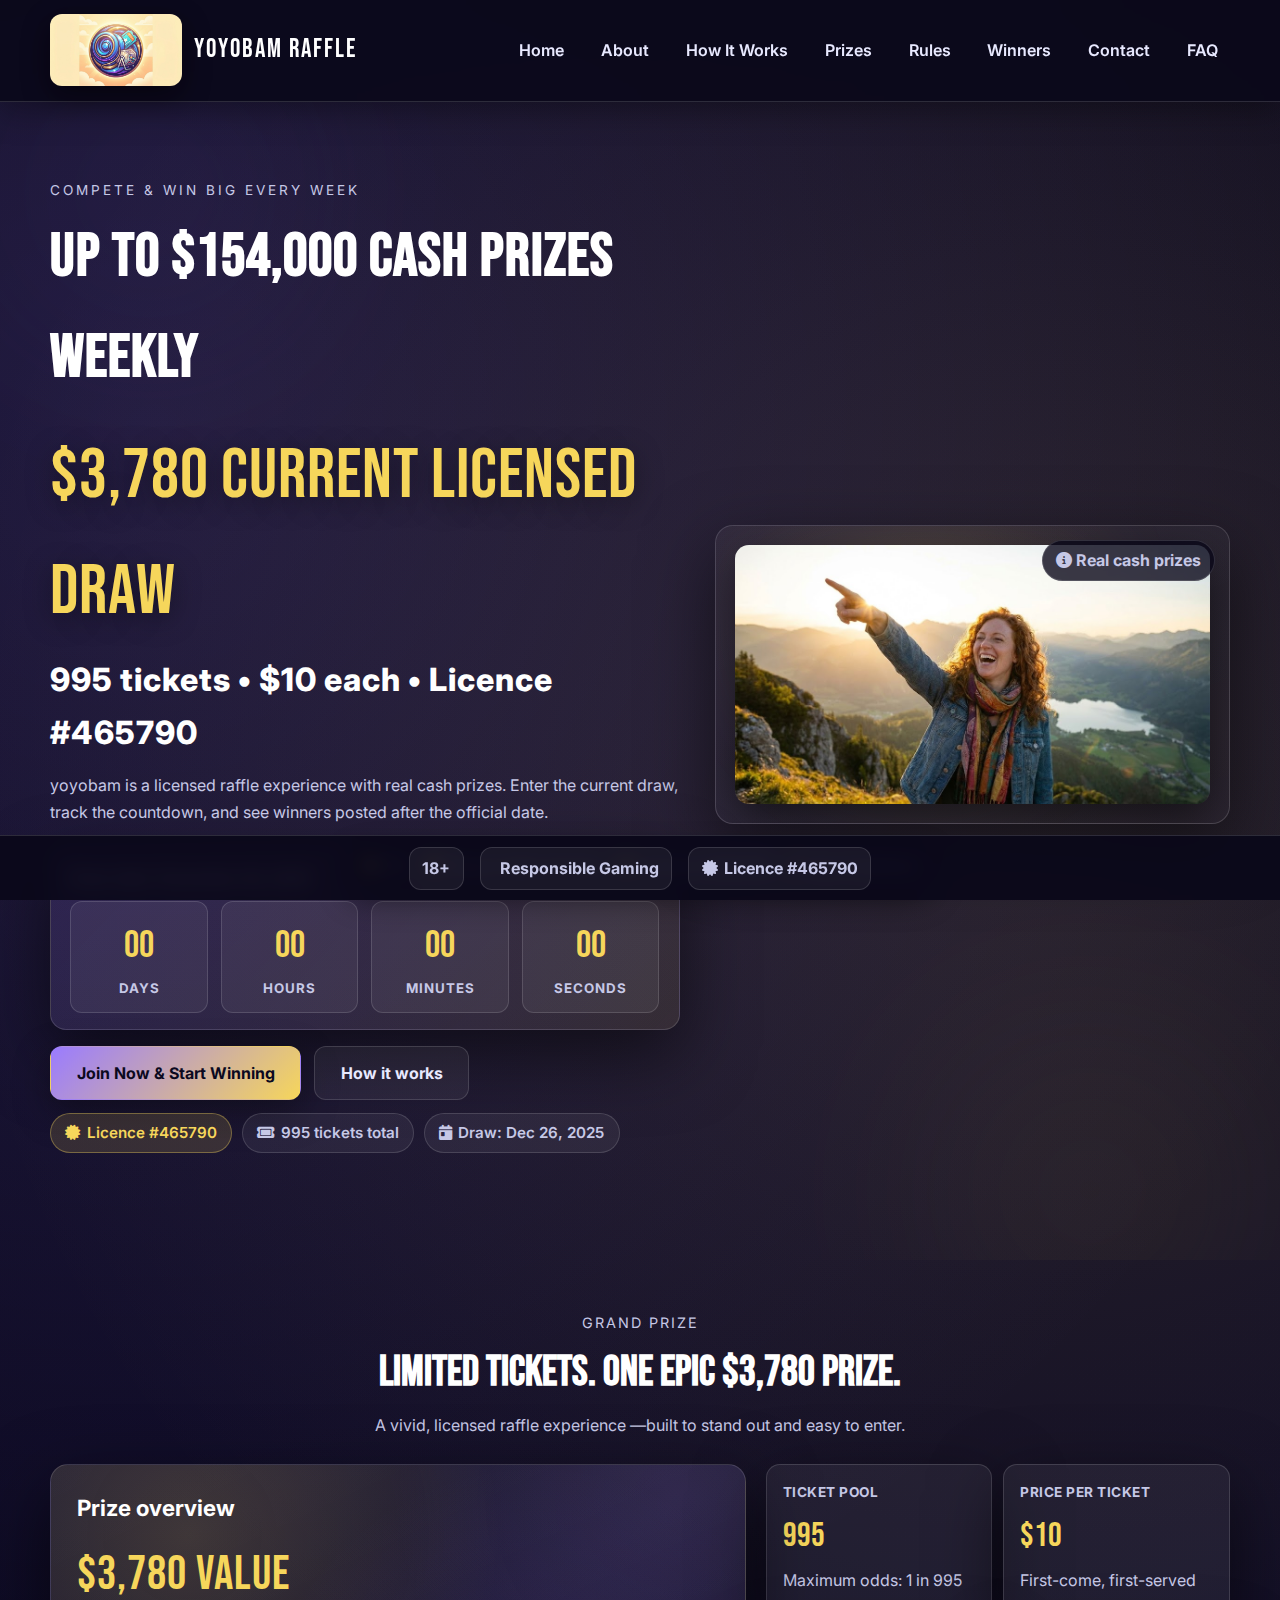
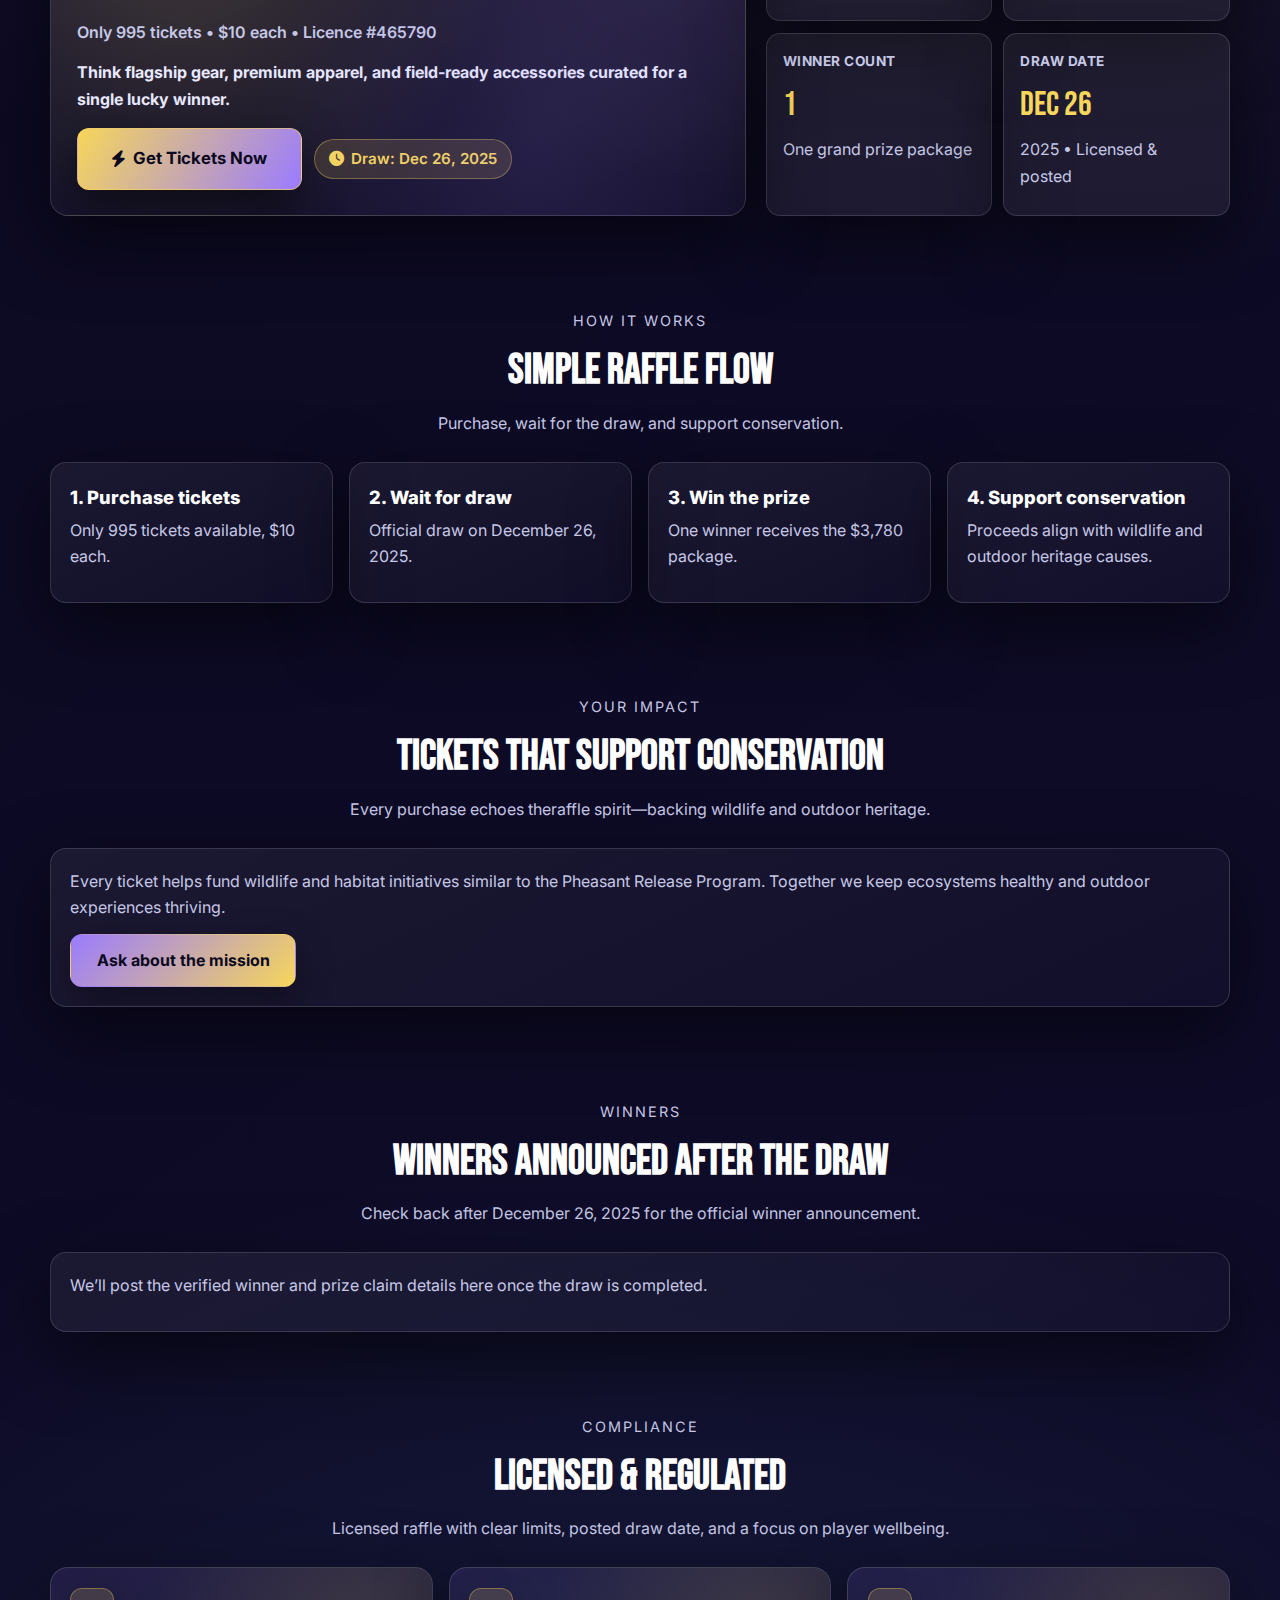
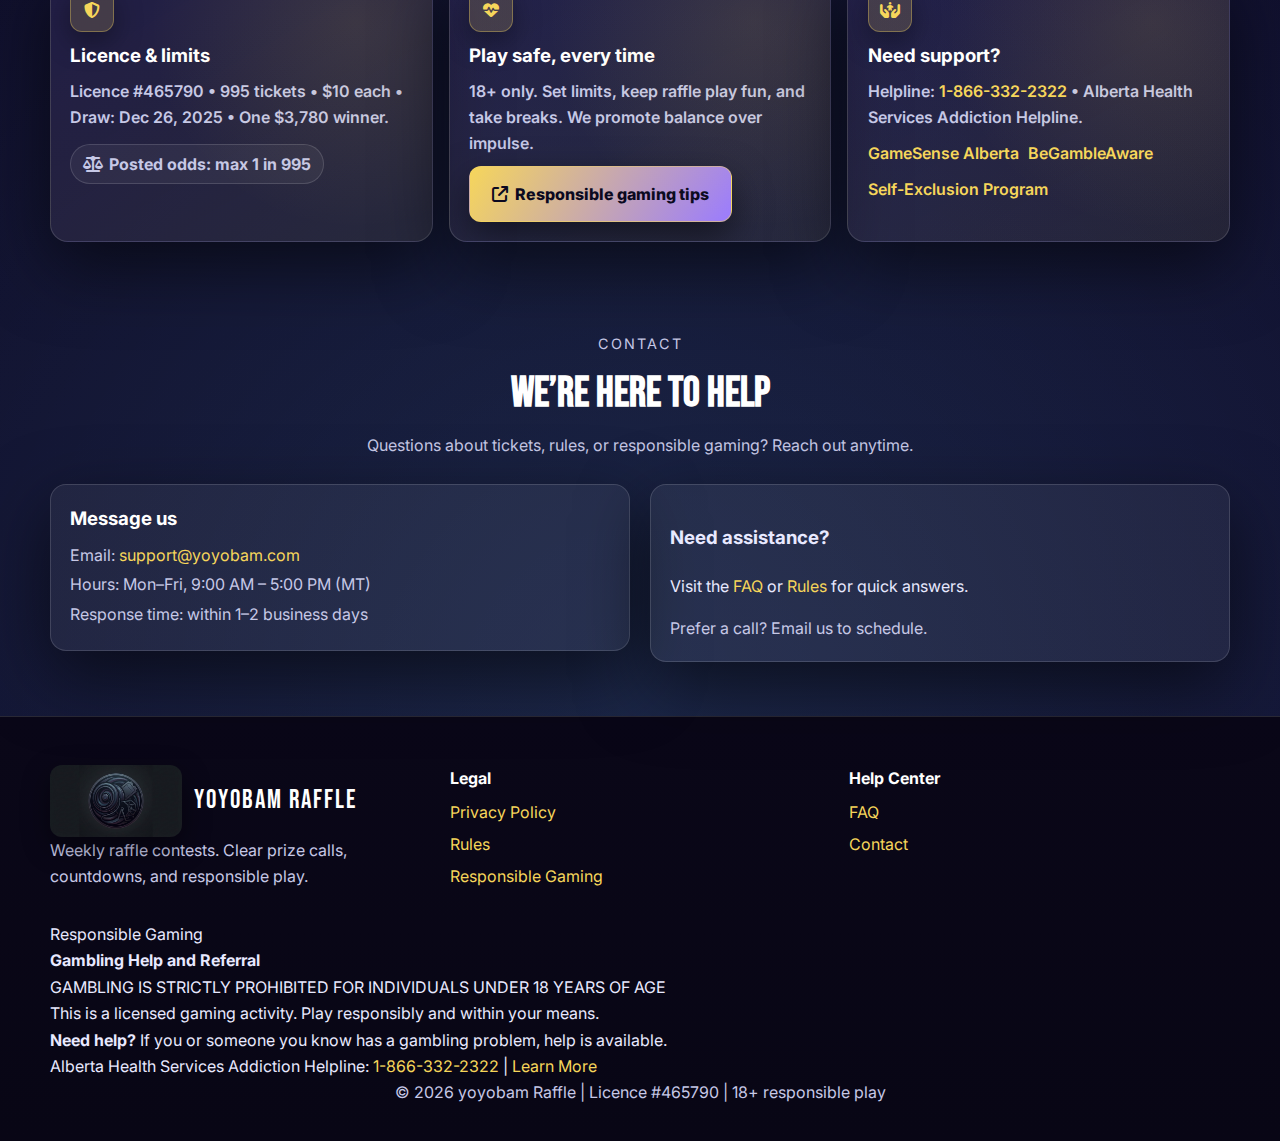
<file: index.html>
<!DOCTYPE html>
<html lang="en">
<head>
  <meta charset="utf-8">
  <meta name="viewport" content="width=device-width, initial-scale=1">
  <link rel="icon" type="image/x-icon" href="/favicon.ico">
  <title>yoyobam Raffle — Compete &amp; Win Big Every Week</title>
  <meta name="description" content="Compete weekly with yoyobam Raffle. Up to $154,000 cash prizes, current $3,780 licensed draw with 995 tickets at $10, draw on Dec 26, 2025. 18+ responsible play.">
  <meta property="og:title" content="yoyobam Raffle — Compete &amp; Win Big Every Week">
  <meta property="og:description" content="Licensed raffle: up to $154,000 cash prizes weekly. Current $3,780 draw, 995 tickets at $10, draw Dec 26, 2025. 18+ responsible play.">
  <meta property="og:image" content="/assets/herobackground02.png">
  <meta property="og:type" content="website">
  <meta property="og:url" content="https://yoyobam.com/">
  <meta name="twitter:card" content="summary_large_image">
  <meta name="twitter:image" content="/assets/herobackground02.png">
  <link rel="preconnect" href="https://fonts.googleapis.com">
  <link rel="preconnect" href="https://fonts.gstatic.com" crossorigin="">
  <link href="https://fonts.googleapis.com/css2?family=Inter:wght@400;500;600;700;800;900&amp;family=Bebas+Neue&amp;display=swap" rel="stylesheet">
  <link rel="stylesheet" href="https://cdnjs.cloudflare.com/ajax/libs/font-awesome/6.5.2/css/all.min.css">
  <style>
:root{
  --bg: #0d0b21;
  --panel: rgba(255,255,255,0.06);
  --panel-strong: rgba(255,255,255,0.1);
  --text: #e8e9ff;
  --muted: #c6c8e6;
  --heading: #ffffff;
  --accent: #f6d65b;
  --secondary: #9a7bff;
  --primary: #130f2e;
  --border: rgba(255,255,255,0.14);
  --radius: 16px;
  --shadow: 0 24px 70px rgba(0,0,0,0.55);
  --font-display: "Bebas Neue", "Inter", system-ui, sans-serif;
  --font-body: "Inter", system-ui, sans-serif;
}
*{box-sizing:border-box}
body{
  margin:0;
  font-family:var(--font-body);
  background:
    radial-gradient(circle at 12% 10%, rgba(154,123,255,0.16), transparent 32%),
    radial-gradient(circle at 82% 18%, rgba(246,214,91,0.12), transparent 30%),
    radial-gradient(circle at 50% 90%, rgba(108,205,255,0.14), transparent 30%),
    linear-gradient(145deg, #0a0819 0%, #0d0a24 40%, #0f0c2c 100%);
  color:var(--text);
  line-height:1.65;
  min-height:100vh;
  -webkit-font-smoothing:antialiased;
}
a{color:var(--accent); text-decoration:none; transition:color .18s ease, opacity .18s ease}
a:hover{color:var(--secondary); opacity:0.92}
img{max-width:100%; display:block}

.container{width:min(1180px, 100% - 2.4rem); margin:0 auto}

.topbar{
  position:sticky;
  top:0;
  z-index:80;
  background:rgba(10,8,25,0.9);
  backdrop-filter:blur(16px);
  border-bottom:1px solid var(--border);
  box-shadow:0 8px 30px rgba(0,0,0,0.35);
}
.nav-wrap{
  display:flex;
  align-items:center;
  justify-content:space-between;
  gap:1rem;
  padding:0.9rem 0;
}
.brand{
  display:flex;
  align-items:center;
  gap:0.75rem;
}
.brand img{
  width:132px;
  border-radius:12px;
  box-shadow:0 10px 28px rgba(0,0,0,0.45);
}
.brand-name{
  font-family:var(--font-display);
  letter-spacing:2px;
  font-size:1.6rem;
  color:var(--heading);
}
.nav-links{
  display:flex;
  align-items:center;
  gap:0.8rem;
}
.nav-links a{
  color:var(--text);
  font-weight:600;
  padding:0.45rem 0.75rem;
  border-radius:12px;
  transition:background .15s ease, color .15s ease;
}
.nav-links a:hover{background:var(--panel); color:var(--accent)}
.nav-links .btn{
  padding:0.6rem 0.9rem;
  font-size:0.95rem;
  white-space:nowrap;
}
.menu-toggle{
  display:none;
  background:var(--panel);
  border:1px solid var(--border);
  color:var(--text);
  padding:0.55rem 0.75rem;
  border-radius:12px;
}

.btn{
  display:inline-flex;
  align-items:center;
  justify-content:center;
  gap:0.45rem;
  padding:0.78rem 1.6rem;
  border-radius:12px;
  font-weight:700;
  white-space:nowrap;
  border:1px solid transparent;
  cursor:pointer;
  transition:transform .16s ease, box-shadow .2s ease, background .2s ease, color .2s ease;
}
.btn.primary{
  background:linear-gradient(135deg, var(--secondary), var(--accent));
  color:#0b0920;
  box-shadow:0 12px 36px rgba(0,0,0,0.35);
}
.btn.primary:hover{transform:translateY(-2px)}
.btn.ghost{
  background:var(--panel);
  border-color:var(--border);
  color:var(--text);
}
.btn.ghost:hover{color:var(--accent)}

.hero{
  position:relative;
  overflow:hidden;
  padding:clamp(2.5rem, 6vw, 4.8rem) 0 clamp(3rem, 7vw, 5.6rem);
}
.hero::before,
.hero::after{
  content:"";
  position:absolute;
  width:420px;
  height:420px;
  border-radius:50%;
  filter:blur(120px);
  opacity:0.35;
  z-index:0;
}
.hero::before{top:-120px; left:-60px; background:radial-gradient(circle, rgba(154,123,255,0.45), transparent 60%)}
.hero::after{bottom:-140px; right:-20px; background:radial-gradient(circle, rgba(246,214,91,0.4), transparent 60%)}
.hero-grid{
  position:relative;
  z-index:1;
  display:grid;
  grid-template-columns:1.1fr 0.9fr;
  gap:2.2rem;
  align-items:center;
}
.hero-copy .eyebrow{
  letter-spacing:3px;
  text-transform:uppercase;
  font-size:0.85rem;
  color:var(--muted);
  margin:0 0 0.4rem;
}
.hero-title{
  font-family:var(--font-display);
  font-size:clamp(2.2rem, 5vw, 3.8rem);
  letter-spacing:1px;
  margin:0 0 0.6rem;
  color:var(--heading);
}
.hero-prize-stack{display:flex; flex-direction:column; gap:0.25rem; margin:0 0 0.8rem}
.hero-prize{
  display:inline-block;
  font-family:var(--font-display);
  font-size:clamp(2.6rem, 6vw, 4.4rem);
  color:var(--accent);
  letter-spacing:1px;
  text-shadow:0 6px 28px rgba(0,0,0,0.4);
}
.hero-prize-sub{
  font-size:clamp(1.3rem, 3vw, 2rem);
  font-weight:800;
  letter-spacing:1px;
  color:var(--heading);
}
.hero-sub{
  margin:0 0 1rem;
  color:var(--muted);
  max-width:720px;
}
.hero-cta{display:flex; gap:0.8rem; flex-wrap:wrap; margin:1rem 0 0.8rem}
.pill{
  display:inline-flex;
  align-items:center;
  gap:0.4rem;
  padding:0.42rem 0.9rem;
  border-radius:999px;
  background:var(--panel);
  border:1px solid var(--border);
  color:var(--muted);
  font-weight:600;
  font-size:0.95rem;
}
.pill.accent{background:rgba(246,214,91,0.14); color:var(--accent); border-color:rgba(246,214,91,0.35)}
.badges{display:flex; flex-wrap:wrap; gap:0.6rem; margin:0.2rem 0 1.1rem}

.countdown-card{
  margin-top:1.4rem;
  background:linear-gradient(135deg, rgba(154,123,255,0.14), rgba(246,214,91,0.08));
  border:1px solid var(--border);
  border-radius:var(--radius);
  padding:1rem 1.2rem;
  box-shadow:var(--shadow);
}
.countdown-title{font-weight:700; color:var(--heading); margin:0 0 0.6rem}
.countdown{display:flex; gap:0.8rem; flex-wrap:wrap}
.countdown .slot{
  flex:1 1 120px;
  min-width:120px;
  background:var(--panel);
  border:1px solid var(--border);
  border-radius:12px;
  text-align:center;
  padding:0.8rem 0.6rem;
}
.countdown .value{display:block; font-family:var(--font-display); font-size:2.4rem; color:var(--accent)}
.countdown small{display:block; color:var(--muted); letter-spacing:1px; text-transform:uppercase; font-weight:700}

.hero-visual{
  position:relative;
  background:linear-gradient(160deg, rgba(255,255,255,0.04), rgba(255,255,255,0.02));
  border:1px solid var(--border);
  border-radius:18px;
  padding:1.2rem;
  box-shadow:var(--shadow);
  overflow:hidden;
}
.hero-visual .halo{
  position:absolute;
  inset:0;
  background:radial-gradient(circle at 40% 30%, rgba(246,214,91,0.22), transparent 60%);
  filter:blur(30px);
  z-index:0;
}
.hero-visual img{position:relative; z-index:1; border-radius:14px; box-shadow:0 16px 44px rgba(0,0,0,0.55)}
.hero-label{position:absolute; top:14px; right:14px; z-index:2; background:rgba(10,8,25,0.8); border:1px solid var(--border); padding:0.4rem 0.8rem; border-radius:999px; color:var(--muted); font-weight:700}

.section-head{text-align:center; margin-bottom:1.6rem}
.section-eyebrow{text-transform:uppercase; letter-spacing:2px; color:var(--muted); margin:0; font-size:0.9rem}
.section-title{font-family:var(--font-display); font-size:clamp(1.9rem, 4vw, 2.6rem); color:var(--heading); margin:0.25rem 0}
.section-sub{margin:0; color:var(--muted)}

.packages{padding:3.2rem 0 2.6rem}
.package-grid{display:grid; grid-template-columns:repeat(auto-fit, minmax(240px, 1fr)); gap:1rem}
.package-card{position:relative; background:linear-gradient(155deg, rgba(255,255,255,0.06), rgba(255,255,255,0.02)); border:1px solid var(--border); border-radius:16px; padding:1.2rem; box-shadow:var(--shadow); overflow:hidden; transition:transform .16s ease, box-shadow .16s ease, border-color .16s ease}
.package-card:hover{transform:translateY(-4px); border-color:rgba(246,214,91,0.4); box-shadow:0 18px 48px rgba(0,0,0,0.55)}
.package-card .ribbon{position:absolute; top:12px; right:12px; background:var(--accent); color:#0b0920; padding:0.32rem 0.7rem; border-radius:999px; font-weight:800; letter-spacing:0.5px}
.package-name{margin:0 0 0.3rem; font-size:1.15rem; color:var(--heading); font-weight:800}
.package-value{font-family:var(--font-display); font-size:2.6rem; color:var(--secondary); margin:0}
.package-note{margin:0 0 0.8rem; color:var(--muted)}
.package-list{list-style:none; padding:0; margin:0 0 1rem; color:var(--text)}
.package-list li{display:flex; align-items:center; gap:0.45rem; margin:0.3rem 0; color:var(--muted)}
.package-list li i{color:var(--accent)}
.grand-prize-wrap{display:grid; grid-template-columns:1.2fr 0.8fr; gap:1.2rem; align-items:stretch}
.grand-card{position:relative; padding:1.6rem; border-radius:18px; background:radial-gradient(circle at 20% 20%, rgba(246,214,91,0.16), transparent 50%), radial-gradient(circle at 90% 10%, rgba(154,123,255,0.14), transparent 40%), linear-gradient(155deg, rgba(255,255,255,0.06), rgba(255,255,255,0.02)); border:1px solid var(--border); box-shadow:var(--shadow); overflow:hidden}
.grand-card::after{content:""; position:absolute; inset:0; background:radial-gradient(circle at 70% 80%, rgba(154,123,255,0.14), transparent 50%); pointer-events:none}
.grand-card h3{margin:0 0 0.45rem; color:var(--heading); font-size:1.4rem}
.grand-card .value{font-family:var(--font-display); font-size:3rem; color:var(--accent); margin:0 0 0.3rem; letter-spacing:1px}
.grand-card .sub{color:var(--muted); margin:0 0 0.9rem; font-weight:600}
.grand-card .pitch{color:var(--text); font-weight:700; margin:0 0 1rem}
.cta-stack{display:flex; flex-wrap:wrap; gap:0.75rem; align-items:center}
.btn.fun{padding:1rem 2.1rem; font-size:1.05rem; background:linear-gradient(120deg, var(--accent), var(--secondary)); color:#0b0920; box-shadow:0 16px 40px rgba(0,0,0,0.5); border:1px solid rgba(246,214,91,0.6)}
.btn.fun:hover{transform:translateY(-3px) scale(1.01); box-shadow:0 20px 48px rgba(0,0,0,0.58)}
.stat-grid{display:grid; grid-template-columns:repeat(auto-fit,minmax(180px,1fr)); gap:0.7rem; height:100%}
.stat-box{background:var(--panel); border:1px solid var(--border); border-radius:14px; padding:1rem; box-shadow:var(--shadow); text-align:left}
.stat-box .label{color:var(--muted); font-weight:700; letter-spacing:0.5px; text-transform:uppercase; font-size:0.85rem; margin:0 0 0.35rem}
.stat-box .num{font-family:var(--font-display); font-size:2.1rem; color:var(--accent); margin:0}
.stat-box .hint{color:var(--muted); margin:0.2rem 0 0}

.regulatory{padding:2.6rem 0}
.reg-card{background:var(--panel); border:1px solid var(--border); border-radius:16px; padding:1.2rem; box-shadow:var(--shadow); margin-bottom:1rem}
.reg-card h3{margin:0 0 0.4rem; color:var(--heading)}
.reg-card p{margin:0 0 0.6rem; color:var(--muted)}
.res-links{display:flex; flex-wrap:wrap; gap:0.6rem; margin:0; padding:0; list-style:none}
.res-links a{color:var(--accent); font-weight:600}
.res-links a:hover{color:var(--secondary)}
.rg-grid{display:grid; grid-template-columns:repeat(auto-fit, minmax(260px,1fr)); gap:1rem; margin-top:1.2rem}
.rg-card{position:relative; background:linear-gradient(150deg, rgba(154,123,255,0.12), rgba(246,214,91,0.08)); border:1px solid var(--border); border-radius:18px; padding:1.2rem; box-shadow:var(--shadow); overflow:hidden}
.rg-card::after{content:""; position:absolute; inset:0; background:radial-gradient(circle at 80% 20%, rgba(246,214,91,0.16), transparent 55%); opacity:0.7; pointer-events:none}
.rg-icon{width:44px; height:44px; display:inline-flex; align-items:center; justify-content:center; border-radius:12px; background:rgba(246,214,91,0.16); color:var(--accent); border:1px solid rgba(246,214,91,0.35); margin-bottom:0.6rem; box-shadow:0 10px 28px rgba(0,0,0,0.35)}
.rg-card h3{margin:0 0 0.35rem; color:var(--heading)}
.rg-card p{margin:0 0 0.6rem; color:var(--muted); font-weight:600}
.rg-badge-pill{display:inline-flex; align-items:center; gap:0.35rem; background:rgba(255,255,255,0.05); border:1px solid var(--border); padding:0.35rem 0.75rem; border-radius:999px; font-weight:700; color:var(--muted); margin:0.25rem 0}
.rg-cta{display:inline-flex; align-items:center; gap:0.4rem; padding:0.85rem 1.4rem; border-radius:12px; background:linear-gradient(120deg, var(--accent), var(--secondary)); color:#0b0920; font-weight:800; box-shadow:0 14px 36px rgba(0,0,0,0.5); border:1px solid rgba(246,214,91,0.5)}
.rg-cta:hover{transform:translateY(-2px); color:#0b0920}

.contact{padding:3rem 0 3.4rem}
.contact-grid{display:grid; grid-template-columns:1fr 1fr; gap:1.2rem; align-items:start}
.contact-card,.contact-form-card{background:var(--panel); border:1px solid var(--border); border-radius:16px; padding:1.2rem; box-shadow:var(--shadow)}
.contact-card h3{margin:0 0 0.4rem; color:var(--heading)}
.contact-card p{margin:0.2rem 0; color:var(--muted)}
.contact-card strong{color:var(--heading)}
.contact-form-card form{display:flex; flex-direction:column; gap:0.75rem}
.contact-form-card input,.contact-form-card textarea{width:100%; padding:0.85rem 0.95rem; border-radius:12px; border:1px solid var(--border); background:rgba(255,255,255,0.03); color:var(--text); font-size:1rem; transition:border .16s ease, box-shadow .16s ease}
.contact-form-card input:focus,.contact-form-card textarea:focus{outline:none; border-color:rgba(154,123,255,0.5); box-shadow:0 0 0 3px rgba(154,123,255,0.18)}
.form-status{min-height:20px; color:var(--muted)}
.form-status.success{color:#9ff2c0}
.form-status.error{color:#ff9b73}

.footer{background:linear-gradient(180deg, #0a0718, #080615); border-top:1px solid var(--border); padding:3rem 0 2.2rem}
.footer-grid{display:grid; grid-template-columns:repeat(auto-fit, minmax(240px, 1fr)); gap:1.2rem; margin-bottom:1.6rem}
.footer h4{margin:0 0 0.5rem; color:var(--heading)}
.footer p{margin:0; color:var(--muted)}
.footer ul{list-style:none; padding:0; margin:0}
.footer li{margin:0.35rem 0}
.footer-copy{text-align:center; color:var(--muted); margin:0}\n.footer-rg{margin:1.2rem 0; background:var(--panel-strong); border:1px solid var(--border); border-left:4px solid var(--accent); border-radius:16px; padding:1.1rem; display:grid; grid-template-columns:auto 1fr; gap:0.9rem; align-items:center; box-shadow:var(--shadow);}\n.footer-rg .rg-badge{background:rgba(246,214,91,0.14); color:var(--accent); font-weight:800; padding:0.6rem 0.9rem; border-radius:12px; border:1px solid rgba(246,214,91,0.4); text-transform:uppercase; letter-spacing:1px;}\n.footer-rg .rg-text{color:var(--muted); line-height:1.5; font-weight:600;}\n.footer-rg .rg-warning{color:var(--heading); font-weight:800; display:block; margin:0.15rem 0;}

.sticky-ribbon{position:fixed; bottom:12px; left:50%; transform:translateX(-50%); background:rgba(12,10,30,0.9); border:1px solid var(--border); border-radius:999px; padding:0.55rem 1rem; display:flex; align-items:center; gap:0.8rem; box-shadow:0 12px 30px rgba(0,0,0,0.45); backdrop-filter:blur(10px); z-index:60; flex-wrap:wrap}
.sticky-ribbon .item{display:flex; align-items:center; gap:0.35rem; color:var(--muted); font-weight:600}
.sticky-ribbon .item i{color:var(--accent)}

.scroll-top{position:fixed; right:18px; bottom:70px; width:46px; height:46px; border-radius:50%; border:none; background:var(--accent); color:#0b0920; display:flex; align-items:center; justify-content:center; cursor:pointer; box-shadow:0 14px 34px rgba(0,0,0,0.55); opacity:0; visibility:hidden; transition:all .16s; z-index:65}
.scroll-top.show{opacity:1; visibility:visible}
.scroll-top:hover{background:var(--secondary); color:#fff}

.yoyobam-modal{position:fixed; inset:0; display:none; align-items:center; justify-content:center; background:rgba(0,0,0,0.78); backdrop-filter:blur(8px); z-index:120; padding:1rem}
.yoyobam-modal.active{display:flex}
.modal-card{background:linear-gradient(155deg, #110d24, #0c0a1c); border:1px solid var(--border); border-radius:18px; width:min(520px, 100%); padding:1.4rem; color:var(--text); position:relative; box-shadow:var(--shadow)}
.modal-card h3{margin:0 0 0.3rem; font-family:var(--font-display); font-size:2rem}
.modal-card p{margin:0 0 0.8rem; color:var(--muted)}
.modal-close{position:absolute; top:12px; right:12px; background:var(--panel); border:1px solid var(--border); color:var(--muted); border-radius:10px; padding:0.4rem 0.6rem; cursor:pointer}
.modal-form{display:flex; flex-direction:column; gap:0.7rem}
.modal-form input{padding:0.85rem 0.95rem; border-radius:12px; border:1px solid var(--border); background:rgba(255,255,255,0.03); color:var(--text)}
.modal-form input:focus{outline:none; border-color:rgba(246,214,91,0.4); box-shadow:0 0 0 3px rgba(246,214,91,0.15)}
.modal-status{min-height:22px; color:var(--muted); font-weight:600}
.modal-status.success{color:#9ff2c0}
.modal-status.error{color:#ff9b73}

.sticky-footer{position:fixed; bottom:0; left:0; right:0; background:rgba(10,8,25,0.92); border-top:1px solid var(--border); backdrop-filter:blur(10px); z-index:70; padding:0.65rem 0}
.sticky-footer .container{display:flex; align-items:center; gap:1rem; justify-content:center; flex-wrap:wrap; font-weight:700; color:var(--muted)}
.sticky-footer .badge{display:flex; align-items:center; gap:0.35rem; background:var(--panel); border:1px solid var(--border); padding:0.45rem 0.8rem; border-radius:12px}

.sr-only{position:absolute; width:1px; height:1px; padding:0; margin:-1px; overflow:hidden; clip:rect(0,0,0,0); border:0}

@media (max-width: 960px){
  .hero-grid{grid-template-columns:1fr}
  .hero-visual{order:-1}
  .nav-links{position:absolute; left:0; right:0; top:100%; background:rgba(10,8,25,0.96); padding:0.8rem 1.2rem 1rem; flex-direction:column; align-items:flex-start; border-bottom:1px solid var(--border); display:none}
  .nav-links.open{display:flex}
  .menu-toggle{display:inline-flex}
}
@media (max-width: 720px){
  .countdown .slot{min-width:48%}
  .contact-grid{grid-template-columns:1fr}
  .sticky-ribbon{bottom:62px; border-radius:16px}
  .brand img{width:112px}
  .sticky-footer{padding:0.8rem 0}
}
  </style>
</head>
<body>
  <header class="topbar">
    <div class="container nav-wrap">
      <a class="brand" href="/" style="position: relative;">
        <img src="images/img-1765825518683.jpg" alt="yoyobam logo" style="">
        <span class="brand-name">yoyobam Raffle</span>
      </a>
      <button class="menu-toggle" type="button" aria-label="Toggle menu" data-menu-toggle="">
        <i class="fa-solid fa-bars"></i>
      </button>
      <nav class="nav-links" id="navMenu">
        <a href="#home">Home</a>
        <a href="#impact">About</a>
        <a href="#how">How It Works</a>
        <a href="#packages">Prizes</a>
        <a href="/rules">Rules</a>
        <a href="#winners">Winners</a>
        <a href="#contact">Contact</a>
        <a href="/faq">FAQ</a>
      </nav>
    </div>
  </header>

  <main>
    <section class="hero" id="home">
      <div class="container hero-grid">
        <div class="hero-copy">
          <p class="eyebrow">Compete &amp; win big every week</p>
          <h1 class="hero-title">Up to $154,000 cash prizes weekly</h1>
          <div class="hero-prize-stack">
            <span class="hero-prize">$3,780 Current Licensed Draw</span>
            <span class="hero-prize-sub">995 tickets • $10 each • Licence #465790</span>
          </div>
          <p class="hero-sub">yoyobam is a licensed raffle experience with real cash prizes. Enter the current draw, track the countdown, and see winners posted after the official date.</p>
          <div class="countdown-card">
            <p class="countdown-title">Draw date: December 26, 2025</p>
            <div class="countdown" id="countdown">
              <div class="slot"><span class="value" id="countdownDays">27</span><small>Days</small></div>
              <div class="slot"><span class="value" id="countdownHours">00</span><small>Hours</small></div>
              <div class="slot"><span class="value" id="countdownMinutes">00</span><small>Minutes</small></div>
              <div class="slot"><span class="value" id="countdownSeconds">00</span><small>Seconds</small></div>
            </div>
          </div>
          <div class="hero-cta">
            <a href="#" class="btn primary" data-signup-btn="">Join Now &amp; Start Winning</a>
            <a href="#how" class="btn ghost">How it works</a>
          </div>
          <div class="badges">
            <span class="pill accent"><i class="fa-solid fa-certificate"></i> Licence #465790</span>
            <span class="pill"><i class="fa-solid fa-ticket"></i> 995 tickets total</span>
            <span class="pill"><i class="fa-solid fa-calendar-day"></i> Draw: Dec 26, 2025</span>
          </div>
        </div>

        <div class="hero-visual">
          <div class="halo"></div>
          <img src="images/img-1765825723772.jpg" alt="yoyobam Raffle hero" style="">
          <span class="hero-label"><i class="fa-solid fa-circle-info"></i> Real cash prizes</span>
        </div>
      </div>
    </section>

    <section class="packages" id="packages">
      <div class="container">
        <div class="section-head">
          <p class="section-eyebrow">Grand prize</p>
          <h2 class="section-title">Limited tickets. One epic $3,780 prize.</h2>
          <p class="section-sub">A vivid, licensed raffle experience —built to stand out and easy to enter.</p>
        </div>

        <div class="grand-prize-wrap">
          <article class="grand-card">
            <h3>Prize overview</h3>
            <p class="value">$3,780 value</p>
            <p class="sub">Only 995 tickets • $10 each • Licence #465790</p>
            <p class="pitch">Think flagship gear, premium apparel, and field-ready accessories curated for a single lucky winner.</p>
            <div class="cta-stack">
              <a href="#" class="btn fun" data-signup-btn=""><i class="fa-solid fa-bolt"></i> Get Tickets Now</a>
              <span class="pill accent"><i class="fa-solid fa-clock"></i> Draw: Dec 26, 2025</span>
            </div>
          </article>

          <div class="stat-grid">
            <div class="stat-box">
              <p class="label">Ticket pool</p>
              <p class="num">995</p>
              <p class="hint">Maximum odds: 1 in 995</p>
            </div>
            <div class="stat-box">
              <p class="label">Price per ticket</p>
              <p class="num">$10</p>
              <p class="hint">First-come, first-served</p>
            </div>
            <div class="stat-box">
              <p class="label">Winner count</p>
              <p class="num">1</p>
              <p class="hint">One grand prize package</p>
            </div>
            <div class="stat-box">
              <p class="label">Draw date</p>
              <p class="num">Dec 26</p>
              <p class="hint">2025 • Licensed &amp; posted</p>
            </div>
          </div>
        </div>
      </div>
    </section>

    <section class="packages" id="how">
      <div class="container">
        <div class="section-head">
          <p class="section-eyebrow">How it works</p>
          <h2 class="section-title">Simple raffle flow</h2>
          <p class="section-sub">Purchase, wait for the draw, and support conservation.</p>
        </div>

        <div class="package-grid">
          <article class="package-card">
            <div class="package-name">1. Purchase tickets</div>
            <p class="package-note">Only 995 tickets available, $10 each.</p>
          </article>
          <article class="package-card">
            <div class="package-name">2. Wait for draw</div>
            <p class="package-note">Official draw on December 26, 2025.</p>
          </article>
          <article class="package-card">
            <div class="package-name">3. Win the prize</div>
            <p class="package-note">One winner receives the $3,780 package.</p>
          </article>
          <article class="package-card">
            <div class="package-name">4. Support conservation</div>
            <p class="package-note">Proceeds align with wildlife and outdoor heritage causes.</p>
          </article>
        </div>
      </div>
    </section>

    <section class="packages" id="impact">
      <div class="container">
        <div class="section-head">
          <p class="section-eyebrow">Your impact</p>
          <h2 class="section-title">Tickets that support conservation</h2>
          <p class="section-sub">Every purchase echoes theraffle spirit—backing wildlife and outdoor heritage.</p>
        </div>
        <div class="package-grid">
          <article class="package-card">
            <p class="package-note">
              Every ticket helps fund wildlife and habitat initiatives similar to the Pheasant Release Program. Together we keep ecosystems healthy and outdoor experiences thriving.
            </p>
            <a href="/faq" class="btn primary">Ask about the mission</a>
          </article>
        </div>
      </div>
    </section>

    <section class="packages" id="winners">
      <div class="container">
        <div class="section-head">
          <p class="section-eyebrow">Winners</p>
          <h2 class="section-title">Winners announced after the draw</h2>
          <p class="section-sub">Check back after December 26, 2025 for the official winner announcement.</p>
        </div>
        <div class="package-grid">
          <article class="package-card">
            <p class="package-note">We’ll post the verified winner and prize claim details here once the draw is completed.</p>
          </article>
        </div>
      </div>
    </section>

    <section class="regulatory" id="responsible">
      <div class="container">
        <div class="section-head">
          <p class="section-eyebrow">Compliance</p>
          <h2 class="section-title">Licensed &amp; regulated</h2>
          <p class="section-sub">Licensed raffle with clear limits, posted draw date, and a focus on player wellbeing.</p>
        </div>

        <div class="rg-grid">
          <div class="rg-card">
            <div class="rg-icon"><i class="fa-solid fa-shield-halved"></i></div>
            <h3>Licence &amp; limits</h3>
            <p>Licence #465790 • 995 tickets • $10 each • Draw: Dec 26, 2025 • One $3,780 winner.</p>
            <span class="rg-badge-pill"><i class="fa-solid fa-scale-balanced"></i> Posted odds: max 1 in 995</span>
          </div>
          <div class="rg-card">
            <div class="rg-icon"><i class="fa-solid fa-heart-pulse"></i></div>
            <h3>Play safe, every time</h3>
            <p>18+ only. Set limits, keep raffle play fun, and take breaks. We promote balance over impulse.</p>
            <a class="rg-cta" href="https://aglc.ca/gaming/responsible-gambling" target="_blank" rel="noopener noreferrer"><i class="fa-solid fa-arrow-up-right-from-square"></i> Responsible gaming tips</a>
          </div>
          <div class="rg-card">
            <div class="rg-icon"><i class="fa-solid fa-hands-holding-child"></i></div>
            <h3>Need support?</h3>
            <p>Helpline: <a href="tel:18663322322" class="link-accent">1-866-332-2322</a> • Alberta Health Services Addiction Helpline.</p>
            <ul class="res-links">
              <li><a href="https://gamesenseab.ca/" target="_blank" rel="noopener noreferrer">GameSense Alberta</a></li>
              <li><a href="https://www.gambleaware.org/" target="_blank" rel="noopener noreferrer">BeGambleAware</a></li>
              <li><a href="https://selfexclusion.ca/" target="_blank" rel="noopener noreferrer">Self-Exclusion Program</a></li>
            </ul>
          </div>
        </div>
      </div>
    </section>

    <section class="contact" id="contact">
      <div class="container">
        <div class="section-head">
          <p class="section-eyebrow">Contact</p>
          <h2 class="section-title">We’re here to help</h2>
          <p class="section-sub">Questions about tickets, rules, or responsible gaming? Reach out anytime.</p>
        </div>
        <div class="contact-grid">
          <div class="contact-card">
            <h3>Message us</h3>
            <p>Email: <a href="mailto:support@yoyobam.com">support@yoyobam.com</a></p>
            <p>Hours: Mon–Fri, 9:00 AM – 5:00 PM (MT)</p>
            <p>Response time: within 1–2 business days</p>
          </div>
          <div class="contact-form-card">
            <h3>Need assistance?</h3>
            <p>Visit the <a href="/faq">FAQ</a> or <a href="/rules">Rules</a> for quick answers.</p>
            <div class="form-status" aria-live="polite">Prefer a call? Email us to schedule.</div>
          </div>
        </div>
      </div>
    </section>

  </main>

  <footer class="footer">
    <div class="container">
      <div class="footer-grid">
        <div>
          <div class="brand" style="position: relative;">
            <img src="images/img-1765825743687.jpg" alt="yoyobam logo" style="">
            <span class="brand-name">yoyobam Raffle</span>
          </div>
          <p>Weekly raffle contests. Clear prize calls, countdowns, and responsible play.</p>
        </div>
        <div>
          <h4>Legal</h4>
          <ul>
            <li><a href="/privacy-policy">Privacy Policy</a></li>
            <li><a href="/rules">Rules</a></li>
            <li><a href="#responsible">Responsible Gaming</a></li>
          </ul>
        </div>
        <div>
          <h4>Help Center</h4>
          <ul>
            <li><a href="/faq">FAQ</a></li>
            <li><a href="#contact">Contact</a></li>
          </ul>
        </div>
      </div>
      <div class="footer-rg">
        <div class="rg-badge">Responsible Gaming</div>
        <div class="rg-text">
          <strong>Gambling Help and Referral</strong><br>
          <span class="rg-warning">GAMBLING IS STRICTLY PROHIBITED FOR INDIVIDUALS UNDER 18 YEARS OF AGE</span><br>
          This is a licensed gaming activity. Play responsibly and within your means.<br>
          <strong>Need help?</strong> If you or someone you know has a gambling problem, help is available.<br>
          Alberta Health Services Addiction Helpline: <a href="tel:18663322322" class="link-accent">1-866-332-2322</a> | <a href="https://aglc.ca/gaming/responsible-gambling" class="link-accent" target="_blank" rel="noopener noreferrer">Learn More</a>
        </div>
      </div>
      <p class="footer-copy">© <span data-year=""></span> yoyobam Raffle | Licence #465790 | 18+ responsible play</p>
    </div>
  </footer>

  <div class="sticky-ribbon">
    <div class="item"><i class="fa-solid fa-circle-exclamation"></i> 18+</div>
    <div class="item"><i class="fa-solid fa-shield"></i> Responsible Gaming</div>
    <div class="item"><i class="fa-solid fa-ticket"></i> Licence #465790</div>
    <div class="item"><i class="fa-solid fa-bolt"></i> Fast Checkout</div>
  </div>

  <button id="hubScrollTop" class="scroll-top" aria-label="Scroll to top">
    <i class="fa-solid fa-chevron-up"></i>
  </button>

  <div class="yoyobam-modal" id="signupModal">
    <div class="modal-card">
      <button class="modal-close" type="button" data-modal-close="" aria-label="Close form"><i class="fa-solid fa-xmark"></i></button>
      <h3>Ticket Purchase Inquiry</h3>
      <p>Send us a message about buying raffle tickets. We’ll respond with next steps.</p>
      <form id="signupForm" class="modal-form">
        <input type="text" id="signupName" placeholder="Full name" required="">
        <input type="email" id="signupEmail" placeholder="Email address" required="">
        <input type="tel" id="signupPhone" placeholder="Phone number" required="">
        <textarea id="signupMessage" placeholder="Your message or ticket request" rows="3" required=""></textarea>
        <button type="submit" class="btn primary">Send message</button>
        <p id="signupStatus" class="modal-status" aria-live="polite"></p>
      </form>
    </div>
  </div>

  <div class="sticky-footer">
    <div class="container">
      <div class="badge"><span class="age-number">18+</span></div>
      <div class="badge"><i class="fa-solid fa-shield-check"></i> Responsible Gaming</div>
      <div class="badge"><i class="fa-solid fa-certificate"></i> Licence #465790</div>
    </div>
  </div>

  <script src="assets/main.js" defer=""></script>


</body>
</html>
</file>
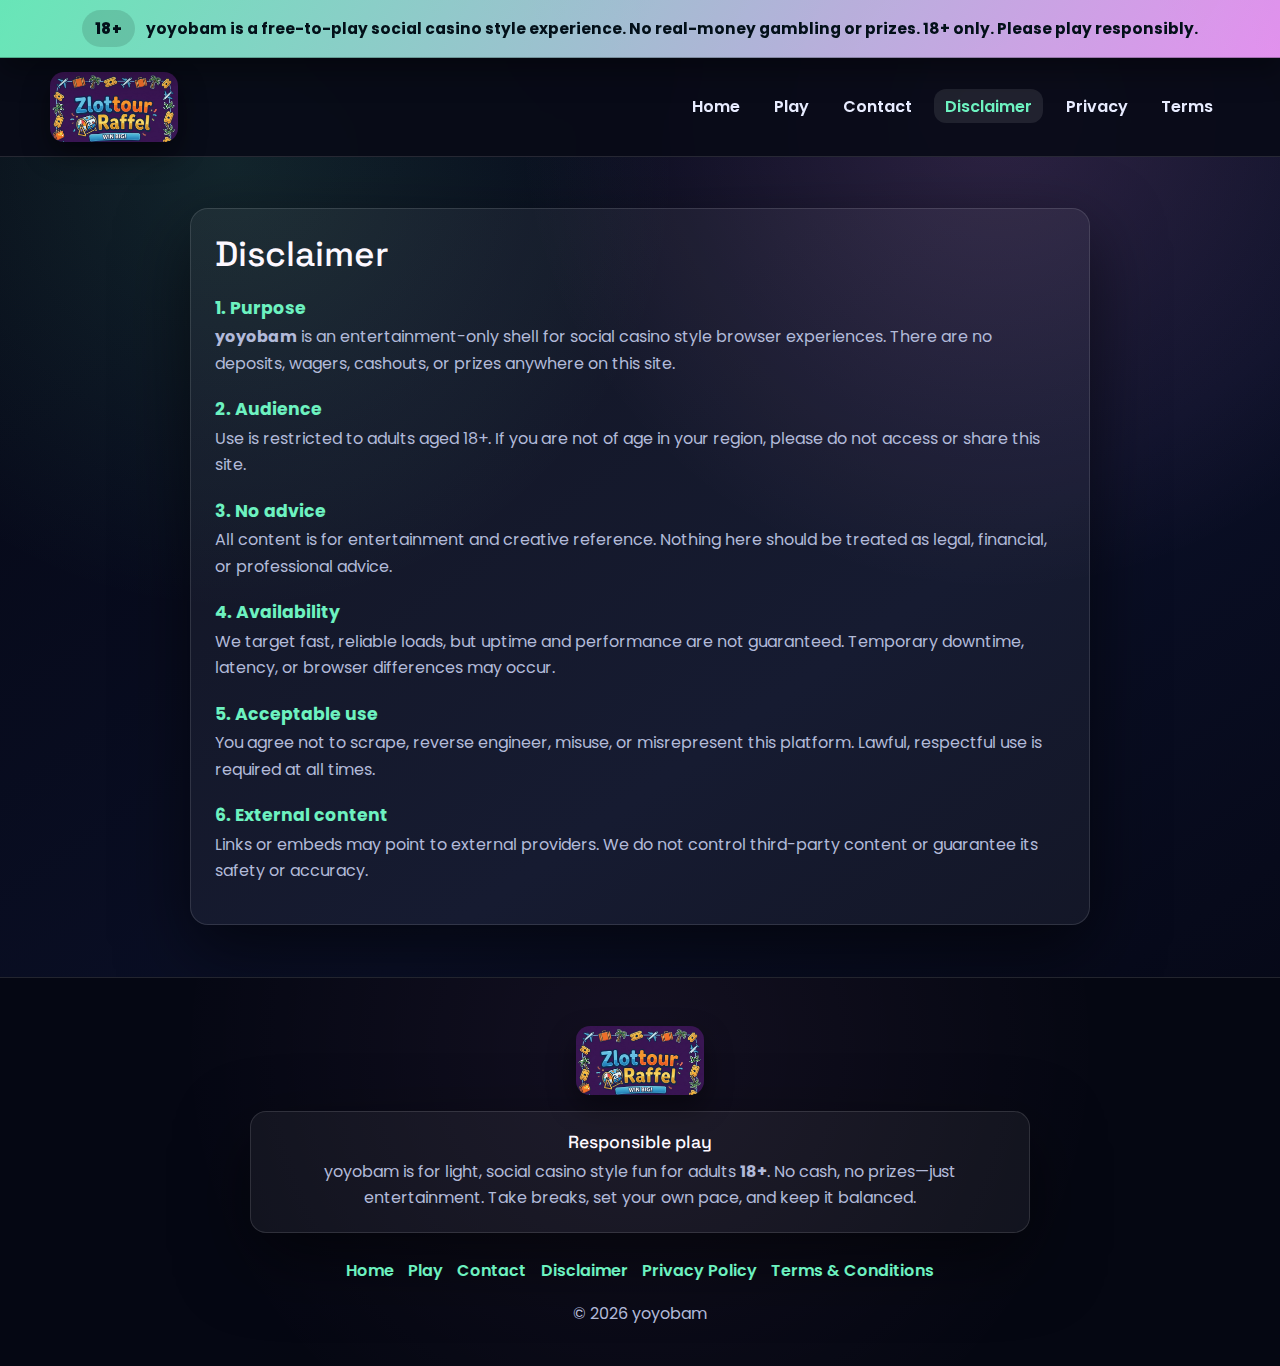
<file: disclaimer/index.html>
<!doctype html>
<html lang="en">
<head>
  <meta charset="utf-8">
  <meta name="viewport" content="width=device-width, initial-scale=1">
  <title>Disclaimer - yoyobam</title>
  <meta name="description" content="Disclaimer for yoyobam, a free-to-play, 18+ social casino style experience with no monetary prizes or deposits.">
  <link rel="preconnect" href="https://fonts.googleapis.com">
  <link rel="preconnect" href="https://fonts.gstatic.com" crossorigin>
  <link href="https://fonts.googleapis.com/css2?family=Poppins:wght@400;500;600;700&family=Space+Grotesk:wght@500;600;700&display=swap" rel="stylesheet">
  <link href="https://cdn.jsdelivr.net/npm/bootstrap@5.3.3/dist/css/bootstrap.min.css" rel="stylesheet">
  <link rel="stylesheet" href="https://cdnjs.cloudflare.com/ajax/libs/font-awesome/6.5.2/css/all.min.css">
  <link rel="icon" href="/favicon.ico">
  <link rel="apple-touch-icon" sizes="180x180" href="/apple-touch-icon.png">
  <style>
:root{--bg:#050713;--bg-2:#0a0f26;--text:#e8ecff;--muted:#b2bad9;--heading:#fdf8ff;--accent:#6df2c0;--accent-2:#f39cfe;--card:rgba(255,255,255,0.05);--card-strong:rgba(255,255,255,0.09);--border:rgba(255,255,255,0.12);--shadow:0 26px 70px rgba(0,0,0,0.55);--radius:18px;--font-heading:"Space Grotesk","Inter",system-ui,sans-serif;--font-body:"Poppins","Inter",system-ui,sans-serif;}*{box-sizing:border-box}body.nova-shell-p7q4{margin:0;min-height:100vh;font-family:var(--font-body);color:var(--text);background:radial-gradient(circle at 18% 12%, rgba(109,242,192,0.12), transparent 28%),radial-gradient(circle at 78% 8%, rgba(243,156,254,0.16), transparent 30%),linear-gradient(145deg, var(--bg), var(--bg-2) 55%, #040510);-webkit-font-smoothing:antialiased;line-height:1.65;}a{color:var(--accent);text-decoration:none;transition:color .15s ease,opacity .15s ease}a:hover{color:var(--accent-2);opacity:0.9}.link-accent-m8q5{color:var(--accent);font-weight:700}.link-accent-m8q5:hover{color:var(--accent-2)}img{max-width:100%;display:block}.shell-wrap-z4m2{width:min(1180px, 100% - 2.4rem);margin:0 auto}
.alert-strip-f2m7{background:linear-gradient(120deg, rgba(109,242,192,0.95), rgba(243,156,254,0.92));color:#031019;padding:0.6rem 0;font-weight:700;border-bottom:1px solid rgba(0,0,0,0.25);box-shadow:0 14px 28px rgba(0,0,0,0.35);position:relative;z-index:70;}
.alert-inner-v7x1{display:flex;align-items:center;justify-content:center;gap:0.7rem;flex-wrap:wrap;font-size:0.96rem;}
.alert-pill-x6c4{background:rgba(0,0,0,0.12);color:#031019;padding:0.38rem 0.78rem;border-radius:999px;font-weight:800;letter-spacing:0.5px;}
.nav-rail-q5h8{background:rgba(8,10,22,0.9);backdrop-filter:blur(14px);border-bottom:1px solid var(--border);position:sticky;top:0;z-index:60;padding:0.9rem 0;}
.nav-rail-q5h8 .navbar-brand{display:flex;align-items:center;gap:0.65rem;padding:0;}
.brand-logo-u8b4{width:128px;height:auto;border-radius:14px;box-shadow:0 12px 28px rgba(0,0,0,0.45);}
.nav-link-u4e7{color:var(--text);font-weight:600;margin:0 0.35rem;padding:0.35rem 0.7rem;border-radius:12px;transition:background .15s ease,color .15s ease;}
.nav-link-u4e7.active,.nav-link-u4e7:hover{background:var(--card-strong);color:var(--accent);}
.navbar-toggler{border:1px solid var(--border);color:var(--text)}
.navbar-toggler:focus{box-shadow:0 0 0 3px rgba(109,242,192,0.2)}
.section-title-m3y2{font-family:var(--font-heading);color:var(--heading);font-size:2.2rem;margin:0 0 0.45rem;}
.section-sub-p0c6{margin:0 0 1rem;color:var(--muted)}
.notice-slab-n7b6{padding:3.2rem 0;}
.notice-box-a9r0{max-width:900px;margin:0 auto;background:var(--card);border:1px solid var(--border);padding:1.5rem;border-radius:18px;box-shadow:var(--shadow);}
.subheading-c8q2{color:var(--accent);font-size:1.08rem;margin:1.4rem 0 0.35rem;font-weight:700;}
.footer-bar-c6u3{background:rgba(5,7,18,0.94);color:var(--text);text-align:center;padding:3rem 1rem 2.4rem;border-top:1px solid var(--border);position:relative;overflow:hidden;}
.footer-bar-c6u3::before{content:"";position:absolute;inset:0;background:radial-gradient(circle at 50% 18%, rgba(243,156,254,0.06), transparent 65%);z-index:0;}
.footer-bar-c6u3 .shell-wrap-z4m2{position:relative;z-index:1}
.footer-brand-u2m9{display:flex;align-items:center;justify-content:center;gap:0.75rem;margin-bottom:1rem;}
.footer-note-w0e3{background:var(--card);border:1px solid var(--border);color:var(--muted);max-width:780px;margin:0 auto 1.6rem;padding:1.25rem;border-radius:16px;box-shadow:var(--shadow);}
.footer-list-z1t5{display:flex;justify-content:center;gap:0.9rem;flex-wrap:wrap;padding:0;margin:0 0 1rem;list-style:none;}
.footer-list-z1t5 a{color:var(--accent);font-weight:600}
.footer-list-z1t5 a:hover{color:var(--accent-2)}
.footer-copy-l5u7{color:var(--muted);margin:0}
.scroll-top-d8n2{position:fixed;right:22px;bottom:22px;width:46px;height:46px;border-radius:50%;border:none;background:var(--accent);color:#051019;display:flex;align-items:center;justify-content:center;cursor:pointer;box-shadow:0 16px 34px rgba(0,0,0,0.55);opacity:0;visibility:hidden;transition:all .16s ease;z-index:90;}
.scroll-top-d8n2.show{opacity:1;visibility:visible}
.scroll-top-d8n2:hover{background:var(--accent-2)}
.sr-only{position:absolute;width:1px;height:1px;padding:0;margin:-1px;overflow:hidden;clip:rect(0,0,0,0);border:0;}
@media(max-width:768px){.nav-rail-q5h8{padding:0.75rem 0}}
@media(max-width:576px){.brand-logo-u8b4{width:112px}}
  </style>
</head>
<body class="nova-shell-p7q4">

<div class="alert-strip-f2m7">
  <div class="shell-wrap-z4m2 alert-inner-v7x1">
    <span class="alert-pill-x6c4">18+</span>
    <span>yoyobam is a free-to-play social casino style experience. No real-money gambling or prizes. 18+ only. Please play responsibly.</span>
  </div>
</div>

<nav class="navbar navbar-expand-lg nav-rail-q5h8">
  <div class="shell-wrap-z4m2 d-flex align-items-center justify-content-between">
    <a class="navbar-brand" href="/">
      <img class="brand-logo-u8b4" src="../assets/img.png" alt="yoyobam logo">
      <span class="sr-only">yoyobam</span>
    </a>
    <button class="navbar-toggler" type="button" data-bs-toggle="collapse" data-bs-target="#navMenu" aria-controls="navMenu" aria-expanded="false" aria-label="Toggle navigation">
      <span class="navbar-toggler-icon"><i class="fas fa-bars"></i></span>
    </button>
    <div class="collapse navbar-collapse justify-content-end" id="navMenu">
      <ul class="navbar-nav mb-2 mb-lg-0 align-items-lg-center">
        <li class="nav-item"><a class="nav-link-u4e7" href="/">Home</a></li>
        <li class="nav-item"><a class="nav-link-u4e7" href="/play">Play</a></li>
        <li class="nav-item"><a class="nav-link-u4e7" href="/#contact">Contact</a></li>
        <li class="nav-item"><a class="nav-link-u4e7 active" href="/disclaimer">Disclaimer</a></li>
        <li class="nav-item"><a class="nav-link-u4e7" href="/privacy-policy">Privacy</a></li>
        <li class="nav-item"><a class="nav-link-u4e7" href="/terms-and-conditions">Terms</a></li>
      </ul>
    </div>
  </div>
</nav>

<section id="disclaimer" class="notice-slab-n7b6">
  <div class="shell-wrap-z4m2">
    <div class="notice-box-a9r0">
      <h2 class="section-title-m3y2">Disclaimer</h2>
      <h3 class="subheading-c8q2">1. Purpose</h3>
      <p class="section-sub-p0c6"><strong>yoyobam</strong> is an entertainment-only shell for social casino style browser experiences. There are no deposits, wagers, cashouts, or prizes anywhere on this site.</p>
      <h3 class="subheading-c8q2">2. Audience</h3>
      <p class="section-sub-p0c6">Use is restricted to adults aged 18+. If you are not of age in your region, please do not access or share this site.</p>
      <h3 class="subheading-c8q2">3. No advice</h3>
      <p class="section-sub-p0c6">All content is for entertainment and creative reference. Nothing here should be treated as legal, financial, or professional advice.</p>
      <h3 class="subheading-c8q2">4. Availability</h3>
      <p class="section-sub-p0c6">We target fast, reliable loads, but uptime and performance are not guaranteed. Temporary downtime, latency, or browser differences may occur.</p>
      <h3 class="subheading-c8q2">5. Acceptable use</h3>
      <p class="section-sub-p0c6">You agree not to scrape, reverse engineer, misuse, or misrepresent this platform. Lawful, respectful use is required at all times.</p>
      <h3 class="subheading-c8q2">6. External content</h3>
      <p class="section-sub-p0c6">Links or embeds may point to external providers. We do not control third-party content or guarantee its safety or accuracy.</p>
    </div>
  </div>
</section>

<footer class="footer-bar-c6u3">
  <div class="shell-wrap-z4m2">
    <div class="footer-brand-u2m9">
      <img class="brand-logo-u8b4" src="../assets/img.png" alt="yoyobam logo">
      <span class="sr-only">yoyobam</span>
    </div>
    <div class="footer-note-w0e3">
      <h5 class="section-title-m3y2" style="margin-bottom:0.35rem; font-size:1.1rem;">Responsible play</h5>
      <p class="section-sub-p0c6" style="margin:0;">
        yoyobam is for light, social casino style fun for adults <strong>18+</strong>. No cash, no prizes—just entertainment.
        Take breaks, set your own pace, and keep it balanced.
      </p>
    </div>
    <ul class="footer-list-z1t5">
      <li><a href="/">Home</a></li>
      <li><a href="/play">Play</a></li>
      <li><a href="/#contact">Contact</a></li>
      <li><a href="/disclaimer">Disclaimer</a></li>
      <li><a href="/privacy-policy">Privacy Policy</a></li>
      <li><a href="/terms-and-conditions">Terms &amp; Conditions</a></li>
    </ul>
    <p class="footer-copy-l5u7">© <span data-year></span> yoyobam</p>
  </div>
</footer>

<button id="hubScrollTop" class="scroll-top-d8n2" aria-label="Scroll to top">
  <i class="fas fa-chevron-up"></i>
</button>

<script src="https://cdn.jsdelivr.net/npm/bootstrap@5.3.3/dist/js/bootstrap.bundle.min.js"></script>
<script src="../assets/main.js" defer></script>
</body>
</html>
</file>
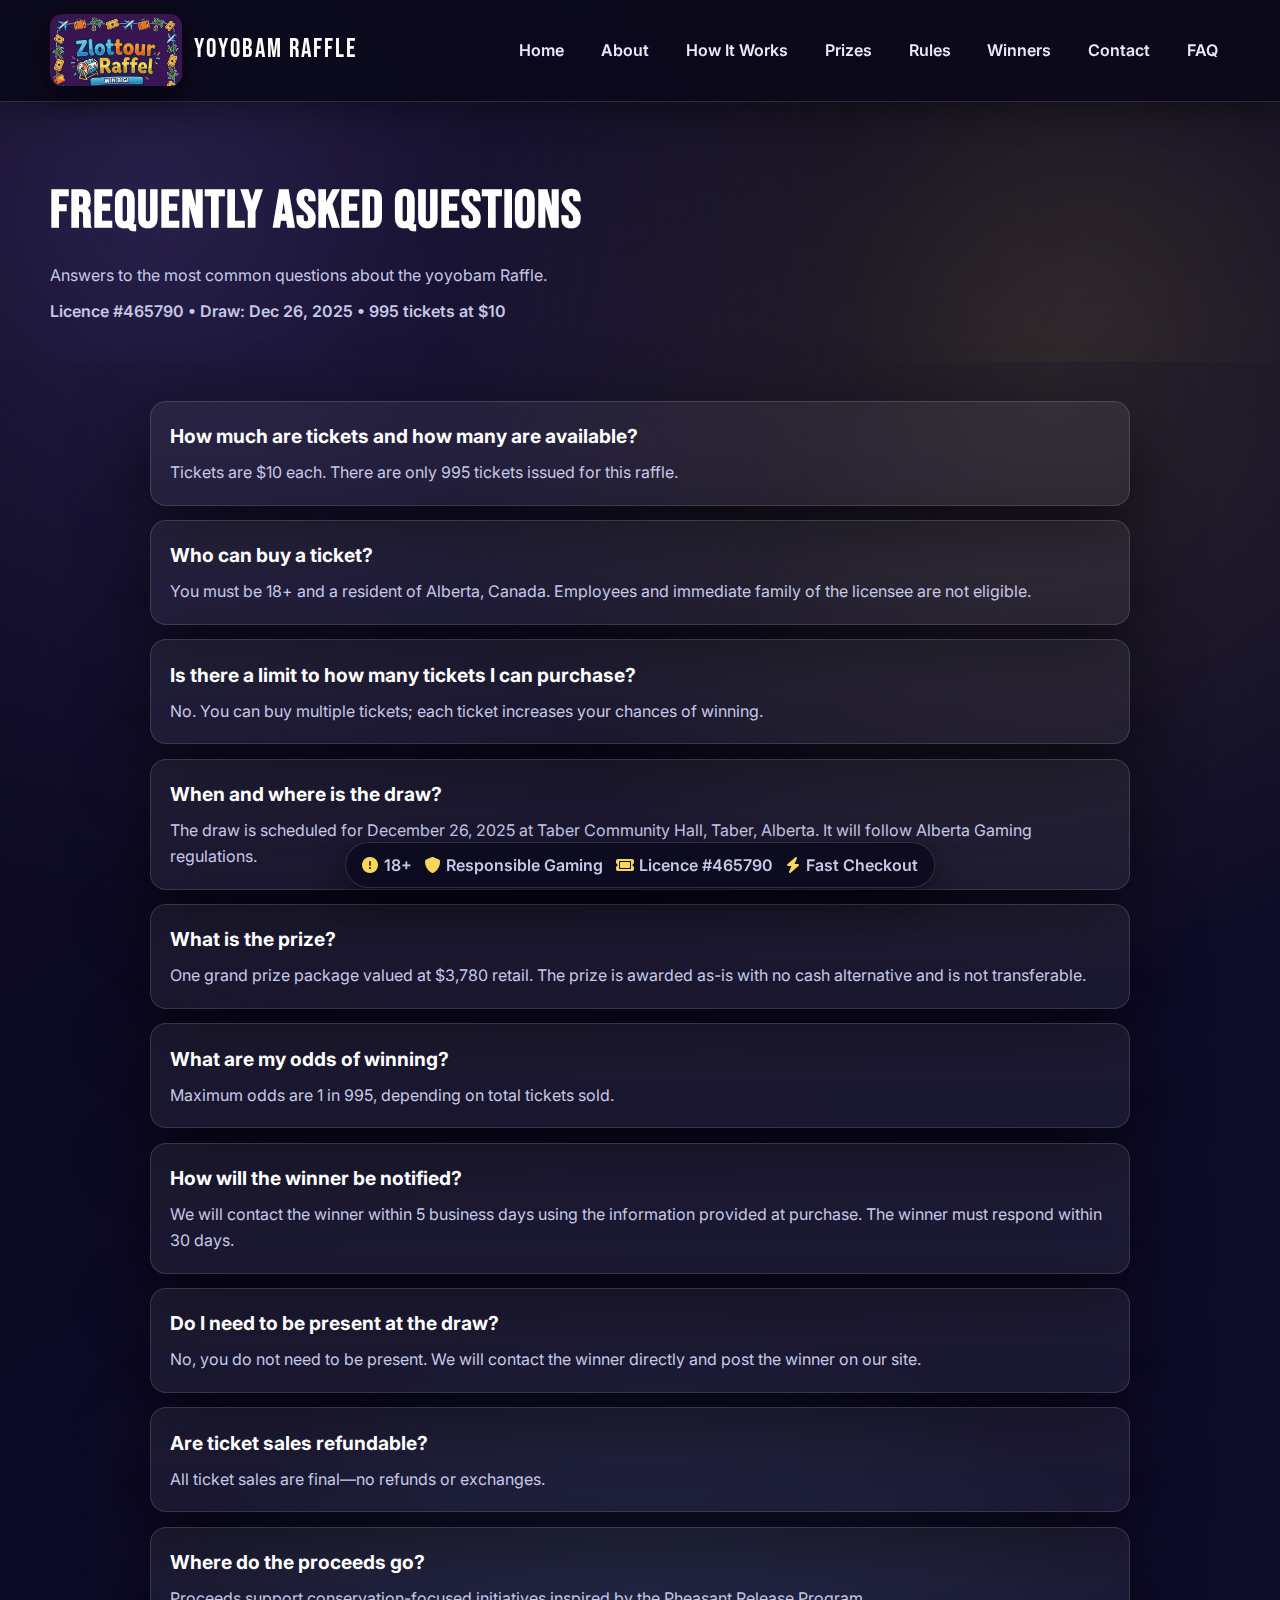
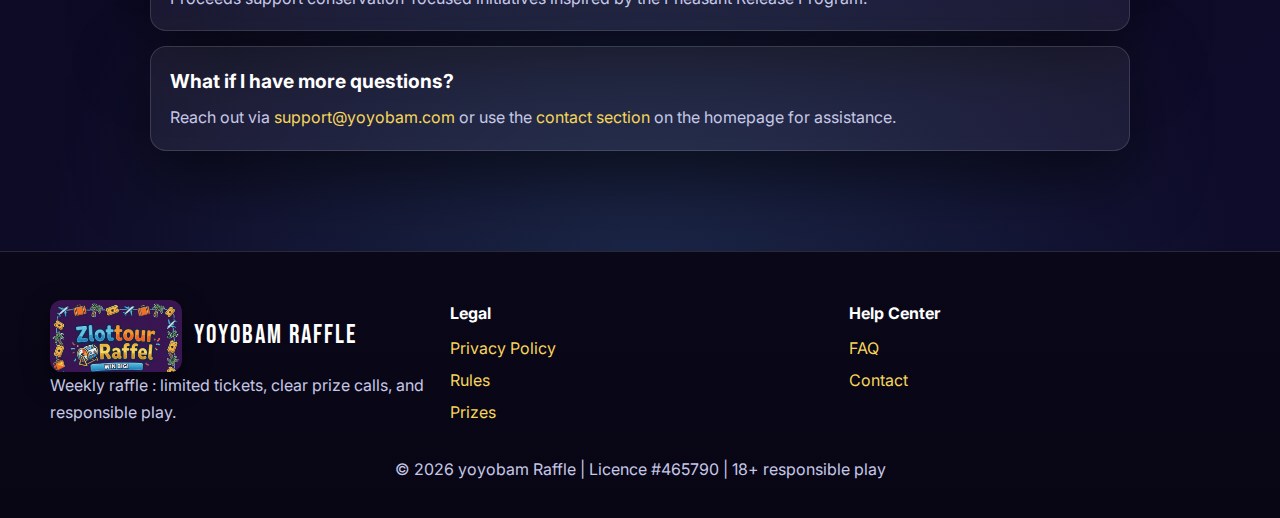
<file: faq/index.html>
<!doctype html>
<html lang="en">
<head>
  <meta charset="utf-8">
  <meta name="viewport" content="width=device-width, initial-scale=1">
  <link rel="icon" type="image/x-icon" href="/favicon.ico">
  <title>FAQ — yoyobam Raffle</title>
  <meta name="description" content="FAQ for yoyobam Raffle: $10 tickets (995 total), $3,780 prize, draw Dec 26, 2025, licence #465790. Eligibility, odds, notifications, refunds, and proceeds.">
  <link rel="preconnect" href="https://fonts.googleapis.com">
  <link rel="preconnect" href="https://fonts.gstatic.com" crossorigin>
  <link href="https://fonts.googleapis.com/css2?family=Inter:wght@400;500;600;700;800;900&family=Bebas+Neue&display=swap" rel="stylesheet">
  <link rel="stylesheet" href="https://cdnjs.cloudflare.com/ajax/libs/font-awesome/6.5.2/css/all.min.css">
  <style>
:root{
  --bg: #0d0b21;
  --panel: rgba(255,255,255,0.06);
  --panel-strong: rgba(255,255,255,0.1);
  --text: #e8e9ff;
  --muted: #c6c8e6;
  --heading: #ffffff;
  --accent: #f6d65b;
  --secondary: #9a7bff;
  --primary: #130f2e;
  --border: rgba(255,255,255,0.14);
  --radius: 16px;
  --shadow: 0 24px 70px rgba(0,0,0,0.55);
  --font-display: "Bebas Neue", "Inter", system-ui, sans-serif;
  --font-body: "Inter", system-ui, sans-serif;
}
*{box-sizing:border-box}
body{margin:0; font-family:var(--font-body); background:radial-gradient(circle at 12% 10%, rgba(154,123,255,0.16), transparent 32%),radial-gradient(circle at 82% 18%, rgba(246,214,91,0.12), transparent 30%),radial-gradient(circle at 50% 90%, rgba(108,205,255,0.14), transparent 30%),linear-gradient(145deg, #0a0819 0%, #0d0a24 40%, #0f0c2c 100%); color:var(--text); line-height:1.65; min-height:100vh; -webkit-font-smoothing:antialiased}
a{color:var(--accent); text-decoration:none; transition:color .18s ease, opacity .18s ease}
a:hover{color:var(--secondary); opacity:0.92}
.container{width:min(1180px, 100% - 2.4rem); margin:0 auto}

.topbar{position:sticky; top:0; z-index:80; background:rgba(10,8,25,0.9); backdrop-filter:blur(16px); border-bottom:1px solid var(--border); box-shadow:0 8px 30px rgba(0,0,0,0.35)}
.nav-wrap{display:flex; align-items:center; justify-content:space-between; gap:1rem; padding:0.9rem 0}
.brand{display:flex; align-items:center; gap:0.75rem}
.brand img{width:132px; border-radius:12px; box-shadow:0 10px 28px rgba(0,0,0,0.45)}
.brand-name{font-family:var(--font-display); letter-spacing:2px; font-size:1.6rem; color:var(--heading)}
.nav-links{display:flex; align-items:center; gap:0.8rem}
.nav-links a{color:var(--text); font-weight:600; padding:0.45rem 0.75rem; border-radius:12px; transition:background .15s ease, color .15s ease}
.nav-links a:hover{background:var(--panel); color:var(--accent)}
.nav-links .btn{padding:0.72rem 1rem}
.menu-toggle{display:none; background:var(--panel); border:1px solid var(--border); color:var(--text); padding:0.55rem 0.75rem; border-radius:12px}

.btn{display:inline-flex; align-items:center; justify-content:center; gap:0.45rem; padding:0.78rem 1.6rem; border-radius:12px; font-weight:700; border:1px solid transparent; cursor:pointer; transition:transform .16s ease, box-shadow .2s ease, background .2s ease, color .2s ease}
.btn{white-space:nowrap}
.btn.primary{background:linear-gradient(135deg, var(--secondary), var(--accent)); color:#0b0920; box-shadow:0 12px 36px rgba(0,0,0,0.35)}
.btn.primary:hover{transform:translateY(-2px)}
.btn.ghost{background:var(--panel); border-color:var(--border); color:var(--text)}
.btn.ghost:hover{color:var(--accent)}

.hero{position:relative; overflow:hidden; padding:clamp(2.6rem, 6vw, 4rem) 0 2.4rem}
.hero::before,.hero::after{content:""; position:absolute; width:420px; height:420px; border-radius:50%; filter:blur(120px); opacity:0.35; z-index:0}
.hero::before{top:-120px; left:-60px; background:radial-gradient(circle, rgba(154,123,255,0.45), transparent 60%)}
.hero::after{bottom:-140px; right:-20px; background:radial-gradient(circle, rgba(246,214,91,0.4), transparent 60%)}
.hero-inner{position:relative; z-index:1; display:grid; grid-template-columns:1fr; gap:0.4rem; text-align:left}
.hero-title{font-family:var(--font-display); font-size:clamp(2.3rem, 5vw, 3.4rem); letter-spacing:1px; margin:0 0 0.4rem; color:var(--heading)}
.hero-sub{color:var(--muted); margin:0 0 0.6rem; max-width:880px}
.meta{color:var(--muted); font-weight:600; margin:0}

.faq-section{padding:2.4rem 0; max-width:980px; margin:0 auto}
.faq-item{background:var(--panel); border:1px solid var(--border); border-radius:16px; padding:1.2rem; box-shadow:var(--shadow); margin-bottom:0.9rem}
.faq-item h3{margin:0 0 0.4rem; color:var(--heading); font-size:1.2rem}
.faq-item p{margin:0; color:var(--muted)}

.highlight{background:var(--panel-strong); border:1px solid var(--border); border-left:4px solid var(--accent); border-radius:14px; padding:1.2rem; box-shadow:var(--shadow); margin:1.2rem 0; color:var(--muted)}
.highlight strong{color:var(--heading)}

.footer{background:linear-gradient(180deg, #0a0718, #080615); border-top:1px solid var(--border); padding:3rem 0 2.2rem; margin-top:3rem}
.footer-grid{display:grid; grid-template-columns:repeat(auto-fit, minmax(240px, 1fr)); gap:1.2rem; margin-bottom:1.6rem}
.footer h4{margin:0 0 0.5rem; color:var(--heading)}
.footer p{margin:0; color:var(--muted)}
.footer ul{list-style:none; padding:0; margin:0}
.footer li{margin:0.35rem 0}
.footer-copy{text-align:center; color:var(--muted); margin:0}

.sticky-ribbon{position:fixed; bottom:12px; left:50%; transform:translateX(-50%); background:rgba(12,10,30,0.9); border:1px solid var(--border); border-radius:999px; padding:0.55rem 1rem; display:flex; align-items:center; gap:0.8rem; box-shadow:0 12px 30px rgba(0,0,0,0.45); backdrop-filter:blur(10px); z-index:60; flex-wrap:wrap}
.sticky-ribbon .item{display:flex; align-items:center; gap:0.35rem; color:var(--muted); font-weight:600}
.sticky-ribbon .item i{color:var(--accent)}

.scroll-top{position:fixed; right:18px; bottom:70px; width:46px; height:46px; border-radius:50%; border:none; background:var(--accent); color:#0b0920; display:flex; align-items:center; justify-content:center; cursor:pointer; box-shadow:0 14px 34px rgba(0,0,0,0.55); opacity:0; visibility:hidden; transition:all .16s; z-index:65}
.scroll-top.show{opacity:1; visibility:visible}
.scroll-top:hover{background:var(--secondary); color:#fff}

@media (max-width: 960px){
  .nav-links{position:absolute; left:0; right:0; top:100%; background:rgba(10,8,25,0.96); padding:0.8rem 1.2rem 1rem; flex-direction:column; align-items:flex-start; border-bottom:1px solid var(--border); display:none}
  .nav-links.open{display:flex}
  .menu-toggle{display:inline-flex}
}
@media (max-width: 720px){
  .brand img{width:112px}
  .sticky-ribbon{bottom:14px; border-radius:16px}
}
  </style>
</head>
<body class="yoyobam">
  <header class="topbar">
    <div class="container nav-wrap">
      <a class="brand" href="/">
        <img src="../assets/img.png" alt="yoyobam logo">
        <span class="brand-name">yoyobam Raffle</span>
      </a>
      <button class="menu-toggle" type="button" aria-label="Toggle menu" data-menu-toggle>
        <i class="fa-solid fa-bars"></i>
      </button>
      <nav class="nav-links" id="navMenu">
        <a href="/">Home</a>
        <a href="/#impact">About</a>
        <a href="/#how">How It Works</a>
        <a href="/prizes">Prizes</a>
        <a href="/rules">Rules</a>
        <a href="/#winners">Winners</a>
        <a href="/#contact">Contact</a>
        <a href="/faq">FAQ</a>
      </nav>
    </div>
  </header>

  <main>
    <section class="hero" id="faq">
      <div class="container hero-inner">
        <div>
          <h1 class="hero-title">Frequently Asked Questions</h1>
          <p class="hero-sub">Answers to the most common questions about the yoyobam Raffle.</p>
          <p class="meta">Licence #465790 • Draw: Dec 26, 2025 • 995 tickets at $10</p>
        </div>
      </div>
    </section>

    <section class="faq-section" aria-labelledby="faq-list">
      <div class="faq-item">
        <h3>How much are tickets and how many are available?</h3>
        <p>Tickets are $10 each. There are only 995 tickets issued for this raffle.</p>
      </div>

      <div class="faq-item">
        <h3>Who can buy a ticket?</h3>
        <p>You must be 18+ and a resident of Alberta, Canada. Employees and immediate family of the licensee are not eligible.</p>
      </div>

      <div class="faq-item">
        <h3>Is there a limit to how many tickets I can purchase?</h3>
        <p>No. You can buy multiple tickets; each ticket increases your chances of winning.</p>
      </div>

      <div class="faq-item">
        <h3>When and where is the draw?</h3>
        <p>The draw is scheduled for December 26, 2025 at Taber Community Hall, Taber, Alberta. It will follow Alberta Gaming regulations.</p>
      </div>

      <div class="faq-item">
        <h3>What is the prize?</h3>
        <p>One grand prize package valued at $3,780 retail. The prize is awarded as-is with no cash alternative and is not transferable.</p>
      </div>

      <div class="faq-item">
        <h3>What are my odds of winning?</h3>
        <p>Maximum odds are 1 in 995, depending on total tickets sold.</p>
      </div>

      <div class="faq-item">
        <h3>How will the winner be notified?</h3>
        <p>We will contact the winner within 5 business days using the information provided at purchase. The winner must respond within 30 days.</p>
      </div>

      <div class="faq-item">
        <h3>Do I need to be present at the draw?</h3>
        <p>No, you do not need to be present. We will contact the winner directly and post the winner on our site.</p>
      </div>

      <div class="faq-item">
        <h3>Are ticket sales refundable?</h3>
        <p>All ticket sales are final—no refunds or exchanges.</p>
      </div>

      <div class="faq-item">
        <h3>Where do the proceeds go?</h3>
        <p>Proceeds support conservation-focused initiatives inspired by the Pheasant Release Program.</p>
      </div>

      <div class="faq-item">
        <h3>What if I have more questions?</h3>
        <p>Reach out via <a href="mailto:support@yoyobam.com">support@yoyobam.com</a> or use the <a href="/#contact">contact section</a> on the homepage for assistance.</p>
      </div>
    </section>
  </main>

  <footer class="footer">
    <div class="container">
      <div class="footer-grid">
        <div>
          <div class="brand">
            <img src="../assets/img.png" alt="yoyobam logo">
            <span class="brand-name">yoyobam Raffle</span>
          </div>
          <p>Weekly raffle : limited tickets, clear prize calls, and responsible play.</p>
        </div>
        <div>
          <h4>Legal</h4>
          <ul>
            <li><a href="/privacy-policy">Privacy Policy</a></li>
            <li><a href="/rules">Rules</a></li>
            <li><a href="/prizes">Prizes</a></li>
          </ul>
        </div>
        <div>
          <h4>Help Center</h4>
          <ul>
            <li><a href="/faq">FAQ</a></li>
            <li><a href="/#contact">Contact</a></li>
          </ul>
        </div>
      </div>
      <p class="footer-copy">© <span data-year></span> yoyobam Raffle | Licence #465790 | 18+ responsible play</p>
    </div>
  </footer>

  <div class="sticky-ribbon">
    <div class="item"><i class="fa-solid fa-circle-exclamation"></i> 18+</div>
    <div class="item"><i class="fa-solid fa-shield"></i> Responsible Gaming</div>
    <div class="item"><i class="fa-solid fa-ticket"></i> Licence #465790</div>
    <div class="item"><i class="fa-solid fa-bolt"></i> Fast Checkout</div>
  </div>

  <button id="hubScrollTop" class="scroll-top" aria-label="Scroll to top">
    <i class="fa-solid fa-chevron-up"></i>
  </button>

  <script src="../assets/main.js" defer></script>
</body>
</html>
</file>
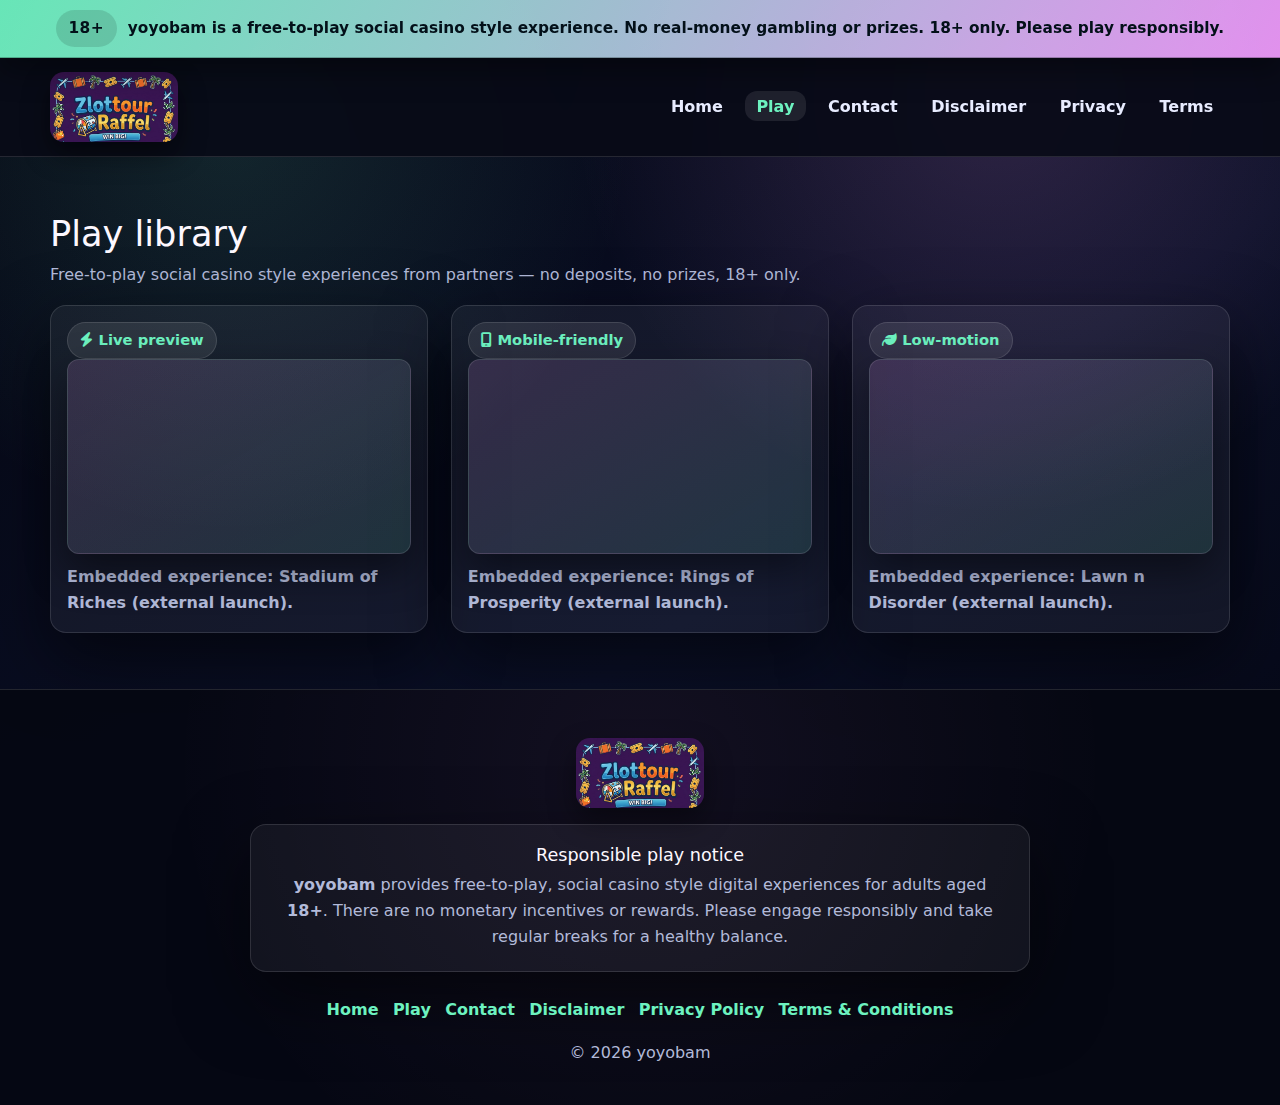
<file: play/index.html>
<!doctype html>
<html lang="en">
<head>
  <meta charset="utf-8">
  <meta name="viewport" content="width=device-width, initial-scale=1">
  <title>Play — yoyobam</title>
  <meta name="description" content="Play free-to-play social casino style experiences on yoyobam. No real-money gambling or prizes. 18+ only.">
  <link rel="icon" href="/favicon.ico">
  <link rel="apple-touch-icon" sizes="180x180" href="/apple-touch-icon.png">
  <link href="https://cdn.jsdelivr.net/npm/bootstrap@5.3.3/dist/css/bootstrap.min.css" rel="stylesheet">
  <link rel="stylesheet" href="https://cdnjs.cloudflare.com/ajax/libs/font-awesome/6.5.2/css/all.min.css">
  <style>
:root{
  --bg:#050713;
  --bg-2:#0a0f26;
  --text:#e8ecff;
  --muted:#b2bad9;
  --heading:#fdf8ff;
  --accent:#6df2c0;
  --accent-2:#f39cfe;
  --card:rgba(255,255,255,0.05);
  --card-strong:rgba(255,255,255,0.09);
  --border:rgba(255,255,255,0.12);
  --shadow:0 26px 70px rgba(0,0,0,0.55);
  --radius:18px;
  --font-heading:"Space Grotesk","Inter",system-ui,sans-serif;
  --font-body:"Poppins","Inter",system-ui,sans-serif;
}
*{box-sizing:border-box}
body.nova-shell-p7q4{
  margin:0;
  min-height:100vh;
  font-family:var(--font-body);
  color:var(--text);
  background:
    radial-gradient(circle at 18% 12%, rgba(109,242,192,0.12), transparent 28%),
    radial-gradient(circle at 78% 8%, rgba(243,156,254,0.16), transparent 30%),
    linear-gradient(145deg, var(--bg), var(--bg-2) 55%, #040510);
  -webkit-font-smoothing:antialiased;
  line-height:1.65;
}
a{color:var(--accent); text-decoration:none; transition:color .15s ease,opacity .15s ease}
a:hover{color:var(--accent-2); opacity:0.9}
.link-accent-m8q5{color:var(--accent); font-weight:700}
.link-accent-m8q5:hover{color:var(--accent-2)}
img{max-width:100%; display:block}
.shell-wrap-z4m2{width:min(1180px, 100% - 2.4rem); margin:0 auto}

.alert-strip-f2m7{background:linear-gradient(120deg, rgba(109,242,192,0.95), rgba(243,156,254,0.92)); color:#031019; padding:0.6rem 0; font-weight:700; border-bottom:1px solid rgba(0,0,0,0.25); box-shadow:0 14px 28px rgba(0,0,0,0.35); position:relative; z-index:70;}
.alert-inner-v7x1{display:flex; align-items:center; justify-content:center; gap:0.7rem; flex-wrap:wrap; font-size:0.96rem;}
.alert-pill-x6c4{background:rgba(0,0,0,0.12); color:#031019; padding:0.38rem 0.78rem; border-radius:999px; font-weight:800; letter-spacing:0.5px;}

.nav-rail-q5h8{background:rgba(8,10,22,0.9); backdrop-filter:blur(14px); border-bottom:1px solid var(--border); position:sticky; top:0; z-index:60; padding:0.9rem 0;}
.nav-rail-q5h8 .navbar-brand{display:flex; align-items:center; gap:0.65rem; padding:0;}
.brand-logo-u8b4{width:128px; height:auto; border-radius:14px; box-shadow:0 12px 28px rgba(0,0,0,0.45);}
.nav-link-u4e7{color:var(--text); font-weight:600; margin:0 0.35rem; padding:0.35rem 0.7rem; border-radius:12px; transition:background .15s ease,color .15s ease;}
.nav-link-u4e7.active,.nav-link-u4e7:hover{background:var(--card-strong); color:var(--accent);}
.navbar-toggler{border:1px solid var(--border); color:var(--text)}
.navbar-toggler:focus{box-shadow:0 0 0 3px rgba(109,242,192,0.2)}

.btn-main-m2p9,.btn-ghost-r4d0{display:inline-flex; align-items:center; justify-content:center; gap:0.4rem; padding:0.82rem 1.7rem; border-radius:12px; font-weight:700; border:1px solid transparent; cursor:pointer; transition:transform .16s ease, box-shadow .2s ease, background .2s ease, color .2s ease; text-decoration:none;}
.btn-main-m2p9{background:linear-gradient(130deg, var(--accent), var(--accent-2)); color:#07111b; box-shadow:0 16px 36px rgba(0,0,0,0.42);}
.btn-main-m2p9:hover{transform:translateY(-2px)}
.btn-ghost-r4d0{background:var(--card); border-color:var(--border); color:var(--text);}
.btn-ghost-r4d0:hover{color:var(--accent)}

.section-title-m3y2{font-family:var(--font-heading); color:var(--heading); font-size:2.2rem; margin:0 0 0.45rem;}
.section-sub-p0c6{margin:0 0 1rem; color:var(--muted)}

.game-stack-t1y7{padding:3.5rem 0;}
.frame-grid-z9w2{display:grid; grid-template-columns:repeat(auto-fit, minmax(320px,1fr)); gap:1.4rem;}
.game-card-f6m4{background:var(--card); border:1px solid var(--border); border-radius:16px; padding:1rem; box-shadow:var(--shadow);}
.frame-box-p0q9{position:relative; width:100%; border-radius:12px; overflow:hidden; background:linear-gradient(150deg, rgba(243,156,254,0.15), rgba(109,242,192,0.12)); border:1px solid var(--border); box-shadow:0 16px 40px rgba(0,0,0,0.45);}
.frame-box-p0q9::before{content:""; display:block; padding-top:56.25%;}
.frame-box-p0q9 iframe{position:absolute; inset:0; width:100%; height:100%; border:0;}
.game-chip-e6s1{display:inline-flex; align-items:center; gap:0.35rem; padding:0.35rem 0.75rem; border-radius:999px; background:var(--card-strong); border:1px solid var(--border); color:var(--accent); font-weight:700; font-size:0.92rem;}
.game-caption-t3m8{margin:0.6rem 0 0; color:var(--muted); font-weight:600;}

.footer-bar-c6u3{background:rgba(5,7,18,0.94); color:var(--text); text-align:center; padding:3rem 1rem 2.4rem; border-top:1px solid var(--border); position:relative; overflow:hidden;}
.footer-bar-c6u3::before{content:""; position:absolute; inset:0; background:radial-gradient(circle at 50% 18%, rgba(243,156,254,0.06), transparent 65%); z-index:0;}
.footer-bar-c6u3 .shell-wrap-z4m2{position:relative; z-index:1}
.footer-brand-u2m9{display:flex; align-items:center; justify-content:center; gap:0.75rem; margin-bottom:1rem;}
.footer-note-w0e3{background:var(--card); border:1px solid var(--border); color:var(--muted); max-width:780px; margin:0 auto 1.6rem; padding:1.25rem; border-radius:16px; box-shadow:var(--shadow);}
.footer-list-z1t5{display:flex; justify-content:center; gap:0.9rem; flex-wrap:wrap; padding:0; margin:0 0 1rem; list-style:none;}
.footer-list-z1t5 a{color:var(--accent); font-weight:600}
.footer-list-z1t5 a:hover{color:var(--accent-2)}
.footer-copy-l5u7{color:var(--muted); margin:0}

.scroll-top-d8n2{position:fixed; right:22px; bottom:22px; width:46px; height:46px; border-radius:50%; border:none; background:var(--accent); color:#051019; display:flex; align-items:center; justify-content:center; cursor:pointer; box-shadow:0 16px 34px rgba(0,0,0,0.55); opacity:0; visibility:hidden; transition:all .16s ease; z-index:90;}
.scroll-top-d8n2.show{opacity:1; visibility:visible}
.scroll-top-d8n2:hover{background:var(--accent-2)}

.sr-only{position:absolute; width:1px; height:1px; padding:0; margin:-1px; overflow:hidden; clip:rect(0,0,0,0); border:0;}

@media (max-width: 768px){.nav-rail-q5h8{padding:0.75rem 0}}
@media (max-width: 576px){.brand-logo-u8b4{width:112px}}
  </style>
</head>
<body class="nova-shell-p7q4">

<div class="alert-strip-f2m7">
  <div class="shell-wrap-z4m2 alert-inner-v7x1">
    <span class="alert-pill-x6c4">18+</span>
    <span>yoyobam is a free-to-play social casino style experience. No real-money gambling or prizes. 18+ only. Please play responsibly.</span>
  </div>
</div>

<nav class="navbar navbar-expand-lg nav-rail-q5h8">
  <div class="shell-wrap-z4m2 d-flex align-items-center justify-content-between">
    <a class="navbar-brand" href="/">
      <img class="brand-logo-u8b4" src="../assets/img.png" alt="yoyobam logo">
      <span class="sr-only">yoyobam</span>
    </a>
    <button class="navbar-toggler" type="button" data-bs-toggle="collapse" data-bs-target="#navMenu" aria-controls="navMenu" aria-expanded="false" aria-label="Toggle navigation">
      <span class="navbar-toggler-icon"><i class="fas fa-bars"></i></span>
    </button>

    <div class="collapse navbar-collapse justify-content-end" id="navMenu">
      <ul class="navbar-nav mb-2 mb-lg-0 align-items-lg-center">
        <li class="nav-item"><a class="nav-link-u4e7" href="/">Home</a></li>
        <li class="nav-item"><a class="nav-link-u4e7 active" href="/play">Play</a></li>
        <li class="nav-item"><a class="nav-link-u4e7" href="/#contact">Contact</a></li>
        <li class="nav-item"><a class="nav-link-u4e7" href="/disclaimer">Disclaimer</a></li>
        <li class="nav-item"><a class="nav-link-u4e7" href="/privacy-policy">Privacy</a></li>
        <li class="nav-item"><a class="nav-link-u4e7" href="/terms-and-conditions">Terms</a></li>
      </ul>
    </div>
  </div>
</nav>

<main>
  <section class="game-stack-t1y7" id="play">
    <div class="shell-wrap-z4m2">
      <h1 class="section-title-m3y2">Play library</h1>
      <p class="section-sub-p0c6">Free-to-play social casino style experiences from partners — no deposits, no prizes, 18+ only.</p>
      <div class="frame-grid-z9w2">
        <div class="game-card-f6m4">
          <div class="game-chip-e6s1"><i class="fa-solid fa-bolt"></i>Live preview</div>
          <div class="frame-box-p0q9">
            <iframe src="https://released.playngonetwork.com/casino/ContainerLauncher?pid=2&gid=stadiumofriches&lang=en_GB&practice=1&channel=desktop&demo=2&refresh=1763688384036" title="Stadium of Riches" allowfullscreen loading="lazy"></iframe>
          </div>
          <p class="game-caption-t3m8">Embedded experience: Stadium of Riches (external launch).</p>
        </div>

        <div class="game-card-f6m4">
          <div class="game-chip-e6s1"><i class="fa-solid fa-mobile-screen"></i>Mobile-friendly</div>
          <div class="frame-box-p0q9">
            <iframe src="https://released.playngonetwork.com/casino/ContainerLauncher?pid=2&gid=ringsofprosperity&lang=en_GB&practice=1&channel=mobile&demo=2&refresh=1763688502976" title="Rings of Prosperity" allowfullscreen loading="lazy"></iframe>
          </div>
          <p class="game-caption-t3m8">Embedded experience: Rings of Prosperity (external launch).</p>
        </div>

        <div class="game-card-f6m4">
          <div class="game-chip-e6s1"><i class="fa-solid fa-leaf"></i>Low-motion</div>
          <div class="frame-box-p0q9">
            <iframe src="https://released.playngonetwork.com/casino/ContainerLauncher?pid=2&gid=lawnndisorder&lang=en_GB&practice=1&channel=mobile&demo=2&refresh=1763688570336" title="Lawn n Disorder" allowfullscreen loading="lazy"></iframe>
          </div>
          <p class="game-caption-t3m8">Embedded experience: Lawn n Disorder (external launch).</p>
        </div>
      </div>
    </div>
  </section>
</main>

<footer class="footer-bar-c6u3">
  <div class="shell-wrap-z4m2">
    <div class="footer-brand-u2m9">
      <img class="brand-logo-u8b4" src="../assets/img.png" alt="yoyobam logo">
      <span class="sr-only">yoyobam</span>
    </div>

    <div class="footer-note-w0e3">
      <h5 class="section-title-m3y2" style="margin-bottom:0.35rem; font-size:1.1rem;">Responsible play notice</h5>
      <p class="section-sub-p0c6" style="margin:0;">
        <strong>yoyobam</strong> provides free-to-play, social casino style digital experiences for adults aged
        <strong>18+</strong>. There are no monetary incentives or rewards. Please engage responsibly and take regular breaks
        for a healthy balance.
      </p>
    </div>

    <ul class="footer-list-z1t5">
      <li><a href="/">Home</a></li>
      <li><a href="/play">Play</a></li>
      <li><a href="/#contact">Contact</a></li>
      <li><a href="/disclaimer">Disclaimer</a></li>
      <li><a href="/privacy-policy">Privacy Policy</a></li>
      <li><a href="/terms-and-conditions">Terms &amp; Conditions</a></li>
    </ul>

    <p class="footer-copy-l5u7">© <span data-year></span> yoyobam</p>
  </div>
</footer>

<button id="hubScrollTop" class="scroll-top-d8n2" aria-label="Scroll to top">
  <i class="fas fa-chevron-up"></i>
</button>

<script src="https://cdn.jsdelivr.net/npm/bootstrap@5.3.3/dist/js/bootstrap.bundle.min.js"></script>
<script src="../assets/main.js" defer></script>
</body>
</html>
</file>
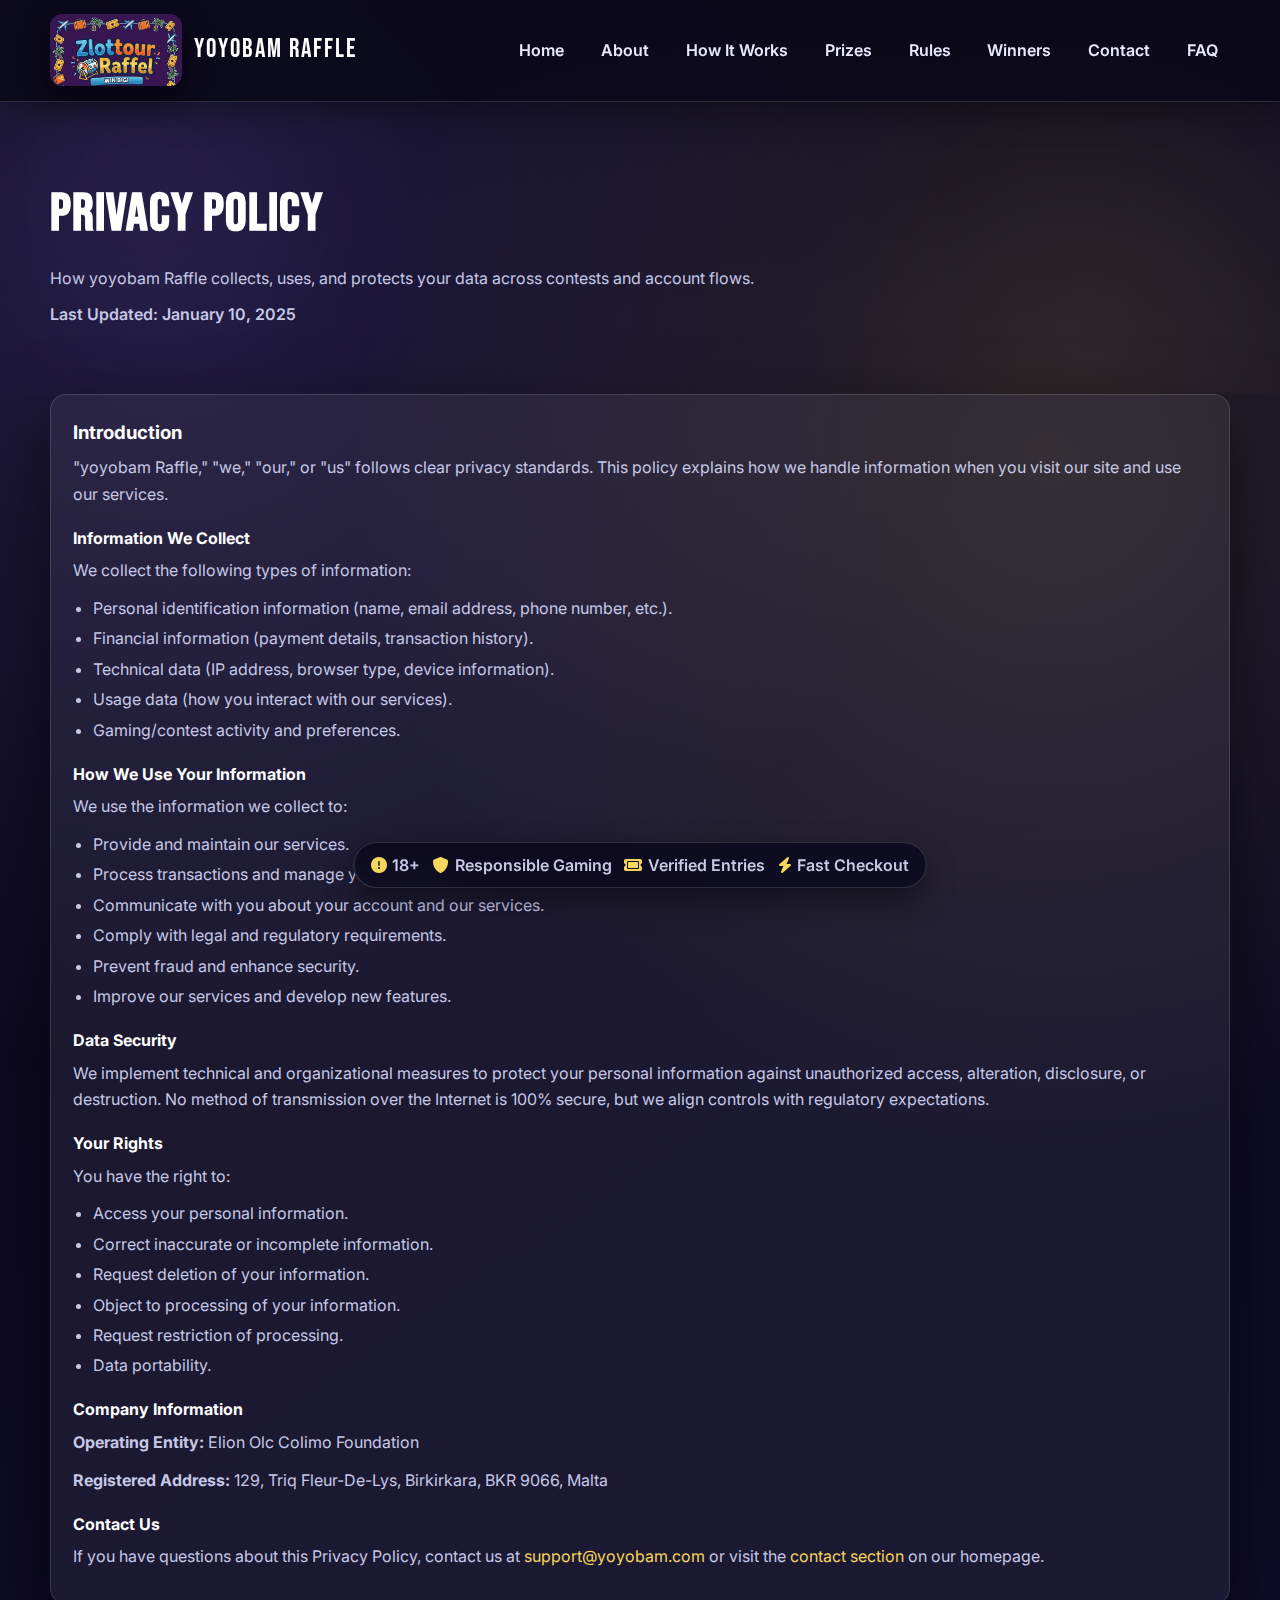
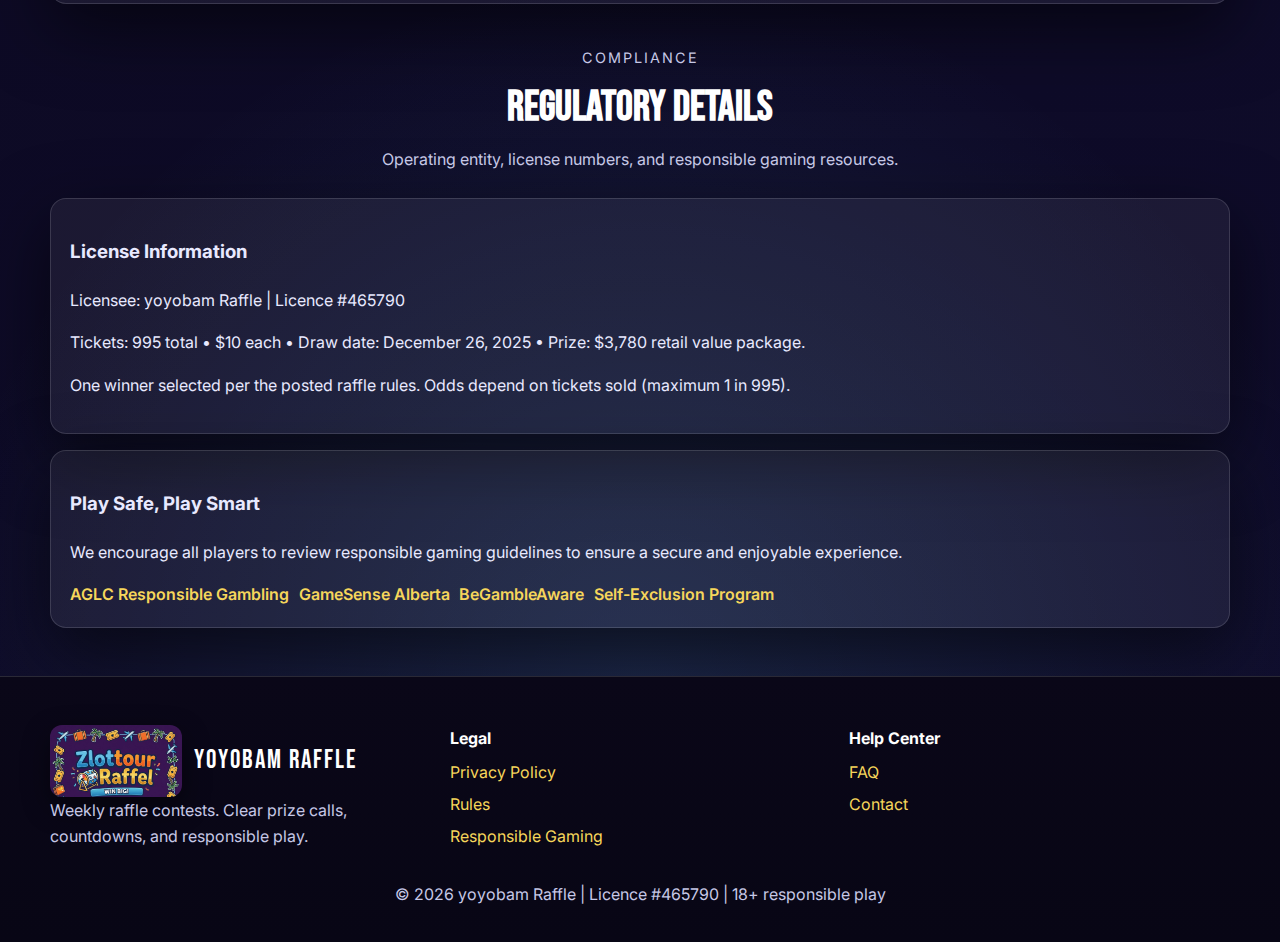
<file: privacy-policy/index.html>
<!doctype html>
<html lang="en">
<head>
  <meta charset="utf-8">
  <meta name="viewport" content="width=device-width, initial-scale=1">
  <link rel="icon" type="image/x-icon" href="/favicon.ico">
  <title>Privacy Policy — yoyobam Raffle</title>
  <meta name="description" content="Privacy Policy for yoyobam Raffle: how we collect, use, and protect data for licensed raffles ($3,780 prize, 995 tickets at $10, draw Dec 26, 2025).">
  <link rel="preconnect" href="https://fonts.googleapis.com">
  <link rel="preconnect" href="https://fonts.gstatic.com" crossorigin>
  <link href="https://fonts.googleapis.com/css2?family=Inter:wght@400;500;600;700;800;900&family=Bebas+Neue&display=swap" rel="stylesheet">
  <link rel="stylesheet" href="https://cdnjs.cloudflare.com/ajax/libs/font-awesome/6.5.2/css/all.min.css">
  <style>
:root{
  --bg: #0d0b21;
  --panel: rgba(255,255,255,0.06);
  --panel-strong: rgba(255,255,255,0.1);
  --text: #e8e9ff;
  --muted: #c6c8e6;
  --heading: #ffffff;
  --accent: #f6d65b;
  --secondary: #9a7bff;
  --primary: #130f2e;
  --border: rgba(255,255,255,0.14);
  --radius: 16px;
  --shadow: 0 24px 70px rgba(0,0,0,0.55);
  --font-display: "Bebas Neue", "Inter", system-ui, sans-serif;
  --font-body: "Inter", system-ui, sans-serif;
}
*{box-sizing:border-box}
body{
  margin:0;
  font-family:var(--font-body);
  background:
    radial-gradient(circle at 12% 10%, rgba(154,123,255,0.16), transparent 32%),
    radial-gradient(circle at 82% 18%, rgba(246,214,91,0.12), transparent 30%),
    radial-gradient(circle at 50% 90%, rgba(108,205,255,0.14), transparent 30%),
    linear-gradient(145deg, #0a0819 0%, #0d0a24 40%, #0f0c2c 100%);
  color:var(--text);
  line-height:1.65;
  min-height:100vh;
  -webkit-font-smoothing:antialiased;
}
a{color:var(--accent); text-decoration:none; transition:color .18s ease, opacity .18s ease}
a:hover{color:var(--secondary); opacity:0.92}
img{max-width:100%; display:block}

.container{width:min(1180px, 100% - 2.4rem); margin:0 auto}

.topbar{position:sticky; top:0; z-index:80; background:rgba(10,8,25,0.9); backdrop-filter:blur(16px); border-bottom:1px solid var(--border); box-shadow:0 8px 30px rgba(0,0,0,0.35)}
.nav-wrap{display:flex; align-items:center; justify-content:space-between; gap:1rem; padding:0.9rem 0}
.brand{display:flex; align-items:center; gap:0.75rem}
.brand img{width:132px; border-radius:12px; box-shadow:0 10px 28px rgba(0,0,0,0.45)}
.brand-name{font-family:var(--font-display); letter-spacing:2px; font-size:1.6rem; color:var(--heading)}
.nav-links{display:flex; align-items:center; gap:0.8rem}
.nav-links a{color:var(--text); font-weight:600; padding:0.45rem 0.75rem; border-radius:12px; transition:background .15s ease, color .15s ease}
.nav-links a:hover{background:var(--panel); color:var(--accent)}
.nav-links .btn{padding:0.72rem 1rem}
.menu-toggle{display:none; background:var(--panel); border:1px solid var(--border); color:var(--text); padding:0.55rem 0.75rem; border-radius:12px}

.btn{display:inline-flex; align-items:center; justify-content:center; gap:0.45rem; padding:0.78rem 1.6rem; border-radius:12px; font-weight:700; border:1px solid transparent; cursor:pointer; transition:transform .16s ease, box-shadow .2s ease, background .2s ease, color .2s ease; white-space:nowrap}
.btn.primary{background:linear-gradient(135deg, var(--secondary), var(--accent)); color:#0b0920; box-shadow:0 12px 36px rgba(0,0,0,0.35)}
.btn.primary:hover{transform:translateY(-2px)}
.btn.ghost{background:var(--panel); border-color:var(--border); color:var(--text)}
.btn.ghost:hover{color:var(--accent)}

.hero{position:relative; overflow:hidden; padding:clamp(2.5rem, 6vw, 4.2rem) 0}
.hero::before,.hero::after{content:""; position:absolute; width:420px; height:420px; border-radius:50%; filter:blur(120px); opacity:0.35; z-index:0}
.hero::before{top:-120px; left:-60px; background:radial-gradient(circle, rgba(154,123,255,0.45), transparent 60%)}
.hero::after{bottom:-140px; right:-20px; background:radial-gradient(circle, rgba(246,214,91,0.4), transparent 60%)}
.hero-inner{position:relative; z-index:1; display:grid; grid-template-columns:1fr; gap:1rem; text-align:left}
.hero-title{font-family:var(--font-display); font-size:clamp(2.1rem, 5vw, 3.4rem); letter-spacing:1px; margin:0 0 0.4rem; color:var(--heading)}
.hero-sub{color:var(--muted); margin:0 0 0.6rem; max-width:840px}
.meta{color:var(--muted); font-weight:600; margin:0}

.card{background:var(--panel); border:1px solid var(--border); border-radius:16px; padding:1.4rem; box-shadow:var(--shadow); margin-bottom:1rem}
.card h3{margin:0 0 0.35rem; color:var(--heading)}
.card h4{margin:1.1rem 0 0.4rem; color:var(--heading)}
.card p{margin:0 0 0.7rem; color:var(--muted)}
.card ul{margin:0 0 0.6rem; padding-left:1.2rem; color:var(--muted)}
.card li{margin:0.25rem 0}

.section-head{text-align:center; margin:2.6rem 0 1.6rem}
.section-eyebrow{text-transform:uppercase; letter-spacing:2px; color:var(--muted); margin:0; font-size:0.9rem}
.section-title{font-family:var(--font-display); font-size:clamp(1.9rem, 4vw, 2.6rem); color:var(--heading); margin:0.25rem 0}
.section-sub{margin:0; color:var(--muted)}

.reg-card{background:var(--panel); border:1px solid var(--border); border-radius:16px; padding:1.2rem; box-shadow:var(--shadow); margin-bottom:1rem}
.res-links{display:flex; flex-wrap:wrap; gap:0.6rem; padding:0; margin:0; list-style:none}
.res-links a{color:var(--accent); font-weight:600}
.res-links a:hover{color:var(--secondary)}

.footer{background:linear-gradient(180deg, #0a0718, #080615); border-top:1px solid var(--border); padding:3rem 0 2.2rem; margin-top:3rem}
.footer-grid{display:grid; grid-template-columns:repeat(auto-fit, minmax(240px, 1fr)); gap:1.2rem; margin-bottom:1.6rem}
.footer h4{margin:0 0 0.5rem; color:var(--heading)}
.footer p{margin:0; color:var(--muted)}
.footer ul{list-style:none; padding:0; margin:0}
.footer li{margin:0.35rem 0}
.footer-copy{text-align:center; color:var(--muted); margin:0}

.sticky-ribbon{position:fixed; bottom:12px; left:50%; transform:translateX(-50%); background:rgba(12,10,30,0.9); border:1px solid var(--border); border-radius:999px; padding:0.55rem 1rem; display:flex; align-items:center; gap:0.8rem; box-shadow:0 12px 30px rgba(0,0,0,0.45); backdrop-filter:blur(10px); z-index:60; flex-wrap:wrap}
.sticky-ribbon .item{display:flex; align-items:center; gap:0.35rem; color:var(--muted); font-weight:600}
.sticky-ribbon .item i{color:var(--accent)}

.scroll-top{position:fixed; right:18px; bottom:70px; width:46px; height:46px; border-radius:50%; border:none; background:var(--accent); color:#0b0920; display:flex; align-items:center; justify-content:center; cursor:pointer; box-shadow:0 14px 34px rgba(0,0,0,0.55); opacity:0; visibility:hidden; transition:all .16s; z-index:65}
.scroll-top.show{opacity:1; visibility:visible}
.scroll-top:hover{background:var(--secondary); color:#fff}

@media (max-width: 960px){
  .nav-links{position:absolute; left:0; right:0; top:100%; background:rgba(10,8,25,0.96); padding:0.8rem 1.2rem 1rem; flex-direction:column; align-items:flex-start; border-bottom:1px solid var(--border); display:none}
  .nav-links.open{display:flex}
  .menu-toggle{display:inline-flex}
}
@media (max-width: 720px){
  .brand img{width:112px}
  .sticky-ribbon{bottom:14px; border-radius:16px}
}
  </style>
</head>
<body class="yoyobam">
  <header class="topbar">
    <div class="container nav-wrap">
      <a class="brand" href="/">
        <img src="../assets/img.png" alt="yoyobam logo">
        <span class="brand-name">yoyobam Raffle</span>
      </a>
      <button class="menu-toggle" type="button" aria-label="Toggle menu" data-menu-toggle>
        <i class="fa-solid fa-bars"></i>
      </button>
      <nav class="nav-links" id="navMenu">
        <a href="/">Home</a>
        <a href="/#impact">About</a>
        <a href="/#how">How It Works</a>
        <a href="/prizes">Prizes</a>
        <a href="/rules">Rules</a>
        <a href="/#winners">Winners</a>
        <a href="/#contact">Contact</a>
        <a href="/faq">FAQ</a>
      </nav>
    </div>
  </header>

  <main>
    <section class="hero" id="privacy">
      <div class="container hero-inner">
        <div>
          <h1 class="hero-title">Privacy Policy</h1>
          <p class="hero-sub">How yoyobam Raffle collects, uses, and protects your data across contests and account flows.</p>
          <p class="meta">Last Updated: January 10, 2025</p>
        </div>
      </div>
    </section>

    <section class="container" aria-labelledby="privacy-content">
      <div class="card" id="privacy-content">
        <h3>Introduction</h3>
        <p>"yoyobam Raffle," "we," "our," or "us" follows clear privacy standards. This policy explains how we handle information when you visit our site and use our services.</p>

        <h4>Information We Collect</h4>
        <p>We collect the following types of information:</p>
        <ul>
          <li>Personal identification information (name, email address, phone number, etc.).</li>
          <li>Financial information (payment details, transaction history).</li>
          <li>Technical data (IP address, browser type, device information).</li>
          <li>Usage data (how you interact with our services).</li>
          <li>Gaming/contest activity and preferences.</li>
        </ul>

        <h4>How We Use Your Information</h4>
        <p>We use the information we collect to:</p>
        <ul>
          <li>Provide and maintain our services.</li>
          <li>Process transactions and manage your account.</li>
          <li>Communicate with you about your account and our services.</li>
          <li>Comply with legal and regulatory requirements.</li>
          <li>Prevent fraud and enhance security.</li>
          <li>Improve our services and develop new features.</li>
        </ul>

        <h4>Data Security</h4>
        <p>We implement technical and organizational measures to protect your personal information against unauthorized access, alteration, disclosure, or destruction. No method of transmission over the Internet is 100% secure, but we align controls with regulatory expectations.</p>

        <h4>Your Rights</h4>
        <p>You have the right to:</p>
        <ul>
          <li>Access your personal information.</li>
          <li>Correct inaccurate or incomplete information.</li>
          <li>Request deletion of your information.</li>
          <li>Object to processing of your information.</li>
          <li>Request restriction of processing.</li>
          <li>Data portability.</li>
        </ul>

        <h4>Company Information</h4>
        <p><strong>Operating Entity:</strong> Elion Olc Colimo Foundation</p>
        <p><strong>Registered Address:</strong> 129, Triq Fleur-De-Lys, Birkirkara, BKR 9066, Malta</p>

        <h4>Contact Us</h4>
        <p>If you have questions about this Privacy Policy, contact us at <a href="mailto:support@yoyobam.com">support@yoyobam.com</a> or visit the <a href="/#contact">contact section</a> on our homepage.</p>
      </div>
    </section>

    <section class="container" aria-labelledby="reg-head">
      <div class="section-head">
        <p class="section-eyebrow">Compliance</p>
        <h2 class="section-title" id="reg-head">Regulatory Details</h2>
        <p class="section-sub">Operating entity, license numbers, and responsible gaming resources.</p>
      </div>
      <div class="reg-card">
        <h3>License Information</h3>
        <p>Licensee: yoyobam Raffle | Licence #465790</p>
        <p>Tickets: 995 total • $10 each • Draw date: December 26, 2025 • Prize: $3,780 retail value package.</p>
        <p>One winner selected per the posted raffle rules. Odds depend on tickets sold (maximum 1 in 995).</p>
      </div>
      <div class="reg-card">
        <h3>Play Safe, Play Smart</h3>
        <p>We encourage all players to review responsible gaming guidelines to ensure a secure and enjoyable experience.</p>
        <ul class="res-links">
          <li><a href="https://aglc.ca/gaming/responsible-gambling" target="_blank" rel="noopener noreferrer">AGLC Responsible Gambling</a></li>
          <li><a href="https://gamesenseab.ca/" target="_blank" rel="noopener noreferrer">GameSense Alberta</a></li>
          <li><a href="https://www.gambleaware.org/" target="_blank" rel="noopener noreferrer">BeGambleAware</a></li>
          <li><a href="https://selfexclusion.ca/" target="_blank" rel="noopener noreferrer">Self-Exclusion Program</a></li>
        </ul>
      </div>
    </section>
  </main>

  <footer class="footer">
    <div class="container">
      <div class="footer-grid">
        <div>
          <div class="brand">
            <img src="../assets/img.png" alt="yoyobam logo">
            <span class="brand-name">yoyobam Raffle</span>
          </div>
          <p>Weekly raffle contests. Clear prize calls, countdowns, and responsible play.</p>
        </div>
        <div>
          <h4>Legal</h4>
          <ul>
            <li><a href="/privacy-policy">Privacy Policy</a></li>
            <li><a href="/rules">Rules</a></li>
            <li><a href="/#responsible">Responsible Gaming</a></li>
          </ul>
        </div>
        <div>
          <h4>Help Center</h4>
          <ul>
            <li><a href="/faq">FAQ</a></li>
            <li><a href="/#contact">Contact</a></li>
          </ul>
        </div>
      </div>
      <p class="footer-copy">© <span data-year></span> yoyobam Raffle | Licence #465790 | 18+ responsible play</p>
    </div>
  </footer>

  <div class="sticky-ribbon">
    <div class="item"><i class="fa-solid fa-circle-exclamation"></i> 18+</div>
    <div class="item"><i class="fa-solid fa-shield"></i> Responsible Gaming</div>
    <div class="item"><i class="fa-solid fa-ticket"></i> Verified Entries</div>
    <div class="item"><i class="fa-solid fa-bolt"></i> Fast Checkout</div>
  </div>

  <button id="hubScrollTop" class="scroll-top" aria-label="Scroll to top">
    <i class="fa-solid fa-chevron-up"></i>
  </button>

  <script src="../assets/main.js" defer></script>
</body>
</html>
</file>
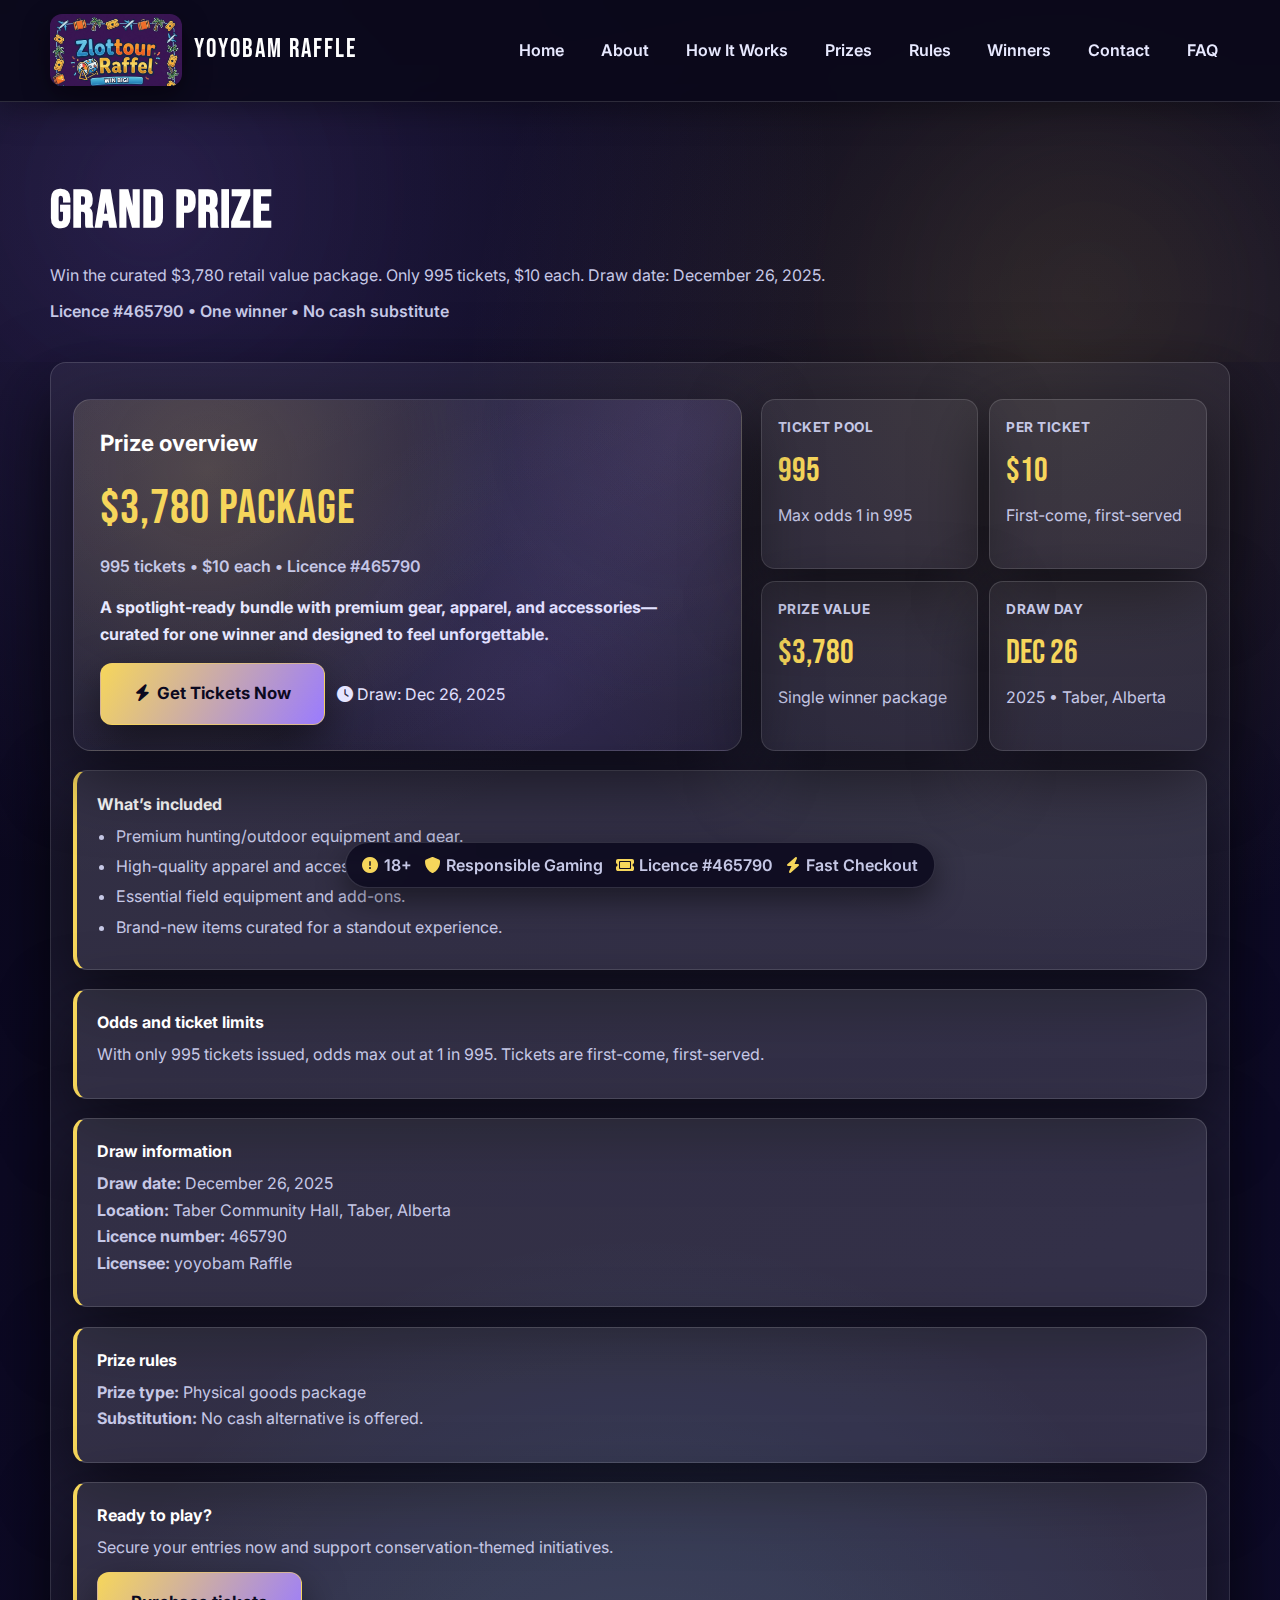
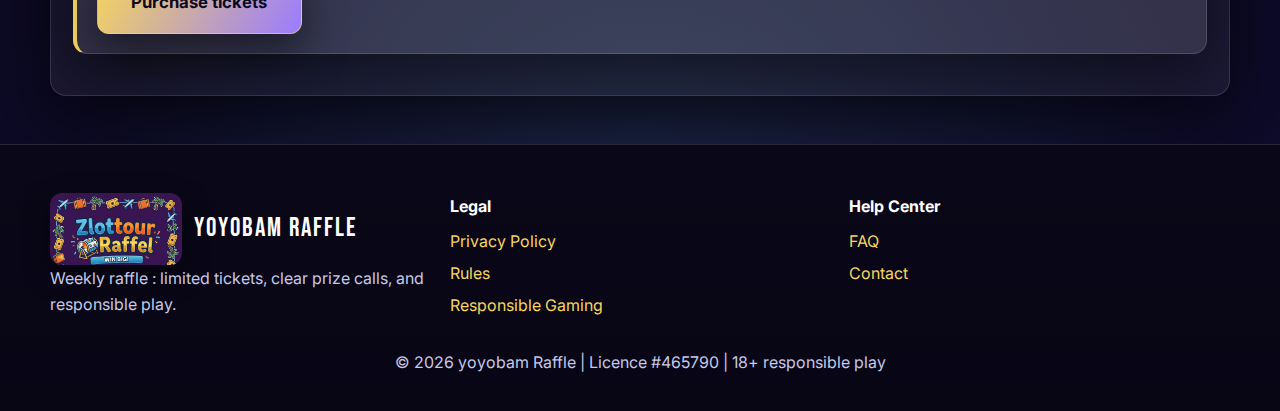
<file: prizes/index.html>
<!doctype html>
<html lang="en">
<head>
  <meta charset="utf-8">
  <meta name="viewport" content="width=device-width, initial-scale=1">
  <link rel="icon" type="image/x-icon" href="/favicon.ico">
  <title>Prizes — yoyobam Raffle</title>
  <meta name="description" content="Grand prize details for yoyobam Raffle: $3,780 retail value, 995 tickets at $10, draw December 26, 2025. 18+ responsible play, licence #465790.">
  <link rel="preconnect" href="https://fonts.googleapis.com">
  <link rel="preconnect" href="https://fonts.gstatic.com" crossorigin>
  <link href="https://fonts.googleapis.com/css2?family=Inter:wght@400;500;600;700;800;900&family=Bebas+Neue&display=swap" rel="stylesheet">
  <link rel="stylesheet" href="https://cdnjs.cloudflare.com/ajax/libs/font-awesome/6.5.2/css/all.min.css">
  <style>
:root{
  --bg: #0d0b21;
  --panel: rgba(255,255,255,0.06);
  --panel-strong: rgba(255,255,255,0.1);
  --text: #e8e9ff;
  --muted: #c6c8e6;
  --heading: #ffffff;
  --accent: #f6d65b;
  --secondary: #9a7bff;
  --primary: #130f2e;
  --border: rgba(255,255,255,0.14);
  --radius: 16px;
  --shadow: 0 24px 70px rgba(0,0,0,0.55);
  --font-display: "Bebas Neue", "Inter", system-ui, sans-serif;
  --font-body: "Inter", system-ui, sans-serif;
}
*{box-sizing:border-box}
body{
  margin:0;
  font-family:var(--font-body);
  background:
    radial-gradient(circle at 12% 10%, rgba(154,123,255,0.16), transparent 32%),
    radial-gradient(circle at 82% 18%, rgba(246,214,91,0.12), transparent 30%),
    radial-gradient(circle at 50% 90%, rgba(108,205,255,0.14), transparent 30%),
    linear-gradient(145deg, #0a0819 0%, #0d0a24 40%, #0f0c2c 100%);
  color:var(--text);
  line-height:1.65;
  min-height:100vh;
  -webkit-font-smoothing:antialiased;
}
a{color:var(--accent); text-decoration:none; transition:color .18s ease, opacity .18s ease}
a:hover{color:var(--secondary); opacity:0.92}
img{max-width:100%; display:block}

.container{width:min(1180px, 100% - 2.4rem); margin:0 auto}

.topbar{position:sticky; top:0; z-index:80; background:rgba(10,8,25,0.9); backdrop-filter:blur(16px); border-bottom:1px solid var(--border); box-shadow:0 8px 30px rgba(0,0,0,0.35)}
.nav-wrap{display:flex; align-items:center; justify-content:space-between; gap:1rem; padding:0.9rem 0}
.brand{display:flex; align-items:center; gap:0.75rem}
.brand img{width:132px; border-radius:12px; box-shadow:0 10px 28px rgba(0,0,0,0.45)}
.brand-name{font-family:var(--font-display); letter-spacing:2px; font-size:1.6rem; color:var(--heading)}
.nav-links{display:flex; align-items:center; gap:0.8rem}
.nav-links a{color:var(--text); font-weight:600; padding:0.45rem 0.75rem; border-radius:12px; transition:background .15s ease, color .15s ease}
.nav-links a:hover{background:var(--panel); color:var(--accent)}
.nav-links .btn{padding:0.72rem 1rem}
.menu-toggle{display:none; background:var(--panel); border:1px solid var(--border); color:var(--text); padding:0.55rem 0.75rem; border-radius:12px}

.btn{display:inline-flex; align-items:center; justify-content:center; gap:0.45rem; padding:0.78rem 1.6rem; border-radius:12px; font-weight:700; border:1px solid transparent; cursor:pointer; transition:transform .16s ease, box-shadow .2s ease, background .2s ease, color .2s ease}
.btn{white-space:nowrap}
.btn.primary{background:linear-gradient(135deg, var(--secondary), var(--accent)); color:#0b0920; box-shadow:0 12px 36px rgba(0,0,0,0.35)}
.btn.primary:hover{transform:translateY(-2px)}
.btn.ghost{background:var(--panel); border-color:var(--border); color:var(--text)}
.btn.ghost:hover{color:var(--accent)}

.hero{position:relative; overflow:hidden; padding:clamp(2.6rem, 6vw, 4rem) 0 2.4rem}
.hero::before,.hero::after{content:""; position:absolute; width:420px; height:420px; border-radius:50%; filter:blur(120px); opacity:0.35; z-index:0}
.hero::before{top:-120px; left:-60px; background:radial-gradient(circle, rgba(154,123,255,0.45), transparent 60%)}
.hero::after{bottom:-140px; right:-20px; background:radial-gradient(circle, rgba(246,214,91,0.4), transparent 60%)}
.hero-inner{position:relative; z-index:1; display:grid; grid-template-columns:1fr; gap:0.4rem; text-align:left}
.hero-title{font-family:var(--font-display); font-size:clamp(2.3rem, 5vw, 3.4rem); letter-spacing:1px; margin:0 0 0.4rem; color:var(--heading)}
.hero-sub{color:var(--muted); margin:0 0 0.6rem; max-width:880px}
.meta{color:var(--muted); font-weight:600; margin:0}

.card{background:var(--panel); border:1px solid var(--border); border-radius:16px; padding:1.4rem; box-shadow:var(--shadow); margin-bottom:1rem}
.card h3{margin:0 0 0.35rem; color:var(--heading)}
.card h4{margin:1.1rem 0 0.4rem; color:var(--heading)}
.card p{margin:0 0 0.7rem; color:var(--muted)}
.card ul{margin:0 0 0.6rem; padding-left:1.2rem; color:var(--muted)}
.card li{margin:0.25rem 0}

.stats-grid{display:grid; grid-template-columns:repeat(auto-fit, minmax(220px,1fr)); gap:1rem; margin:1.4rem 0}
.stat{background:var(--panel); border:1px solid var(--border); border-radius:14px; padding:1.2rem; text-align:center; box-shadow:var(--shadow)}
.stat .num{font-family:var(--font-display); font-size:2.4rem; color:var(--accent); display:block}
.stat .label{color:var(--muted)}

.grand-prize-wrap{display:grid; grid-template-columns:1.2fr 0.8fr; gap:1.2rem; align-items:stretch; margin:0.8rem 0 0}
.grand-card{position:relative; padding:1.6rem; border-radius:18px; background:radial-gradient(circle at 20% 20%, rgba(246,214,91,0.16), transparent 50%), radial-gradient(circle at 90% 10%, rgba(154,123,255,0.14), transparent 40%), linear-gradient(155deg, rgba(255,255,255,0.06), rgba(255,255,255,0.02)); border:1px solid var(--border); box-shadow:var(--shadow); overflow:hidden}
.grand-card::after{content:""; position:absolute; inset:0; background:radial-gradient(circle at 70% 80%, rgba(154,123,255,0.14), transparent 50%); pointer-events:none}
.grand-card h3{margin:0 0 0.45rem; color:var(--heading); font-size:1.4rem}
.grand-card .value{font-family:var(--font-display); font-size:3rem; color:var(--accent); margin:0 0 0.3rem; letter-spacing:1px}
.grand-card .sub{color:var(--muted); margin:0 0 0.9rem; font-weight:600}
.grand-card .pitch{color:var(--text); font-weight:700; margin:0 0 1rem}
.cta-stack{display:flex; flex-wrap:wrap; gap:0.75rem; align-items:center}
.btn.fun{padding:1rem 2.1rem; font-size:1.05rem; background:linear-gradient(120deg, var(--accent), var(--secondary)); color:#0b0920; box-shadow:0 16px 40px rgba(0,0,0,0.5); border:1px solid rgba(246,214,91,0.6)}
.btn.fun:hover{transform:translateY(-3px) scale(1.01); box-shadow:0 20px 48px rgba(0,0,0,0.58)}
.stat-marketing{display:grid; grid-template-columns:repeat(auto-fit,minmax(180px,1fr)); gap:0.7rem; height:100%}
.stat-box{background:var(--panel); border:1px solid var(--border); border-radius:14px; padding:1rem; box-shadow:var(--shadow); text-align:left}
.stat-box .label{color:var(--muted); font-weight:700; letter-spacing:0.5px; text-transform:uppercase; font-size:0.85rem; margin:0 0 0.35rem}
.stat-box .num{font-family:var(--font-display); font-size:2.1rem; color:var(--accent); margin:0}
.stat-box .hint{color:var(--muted); margin:0.2rem 0 0}

.info-box{background:var(--panel-strong); border:1px solid var(--border); border-left:4px solid var(--accent); border-radius:14px; padding:1.2rem; box-shadow:var(--shadow); margin:1.2rem 0}
.info-box h4{margin:0 0 0.35rem; color:var(--heading)}

.footer{background:linear-gradient(180deg, #0a0718, #080615); border-top:1px solid var(--border); padding:3rem 0 2.2rem; margin-top:3rem}
.footer-grid{display:grid; grid-template-columns:repeat(auto-fit, minmax(240px, 1fr)); gap:1.2rem; margin-bottom:1.6rem}
.footer h4{margin:0 0 0.5rem; color:var(--heading)}
.footer p{margin:0; color:var(--muted)}
.footer ul{list-style:none; padding:0; margin:0}
.footer li{margin:0.35rem 0}
.footer-copy{text-align:center; color:var(--muted); margin:0}

.sticky-ribbon{position:fixed; bottom:12px; left:50%; transform:translateX(-50%); background:rgba(12,10,30,0.9); border:1px solid var(--border); border-radius:999px; padding:0.55rem 1rem; display:flex; align-items:center; gap:0.8rem; box-shadow:0 12px 30px rgba(0,0,0,0.45); backdrop-filter:blur(10px); z-index:60; flex-wrap:wrap}
.sticky-ribbon .item{display:flex; align-items:center; gap:0.35rem; color:var(--muted); font-weight:600}
.sticky-ribbon .item i{color:var(--accent)}

.scroll-top{position:fixed; right:18px; bottom:70px; width:46px; height:46px; border-radius:50%; border:none; background:var(--accent); color:#0b0920; display:flex; align-items:center; justify-content:center; cursor:pointer; box-shadow:0 14px 34px rgba(0,0,0,0.55); opacity:0; visibility:hidden; transition:all .16s; z-index:65}
.scroll-top.show{opacity:1; visibility:visible}
.scroll-top:hover{background:var(--secondary); color:#fff}

@media (max-width: 960px){
  .nav-links{position:absolute; left:0; right:0; top:100%; background:rgba(10,8,25,0.96); padding:0.8rem 1.2rem 1rem; flex-direction:column; align-items:flex-start; border-bottom:1px solid var(--border); display:none}
  .nav-links.open{display:flex}
  .menu-toggle{display:inline-flex}
}
@media (max-width: 720px){
  .brand img{width:112px}
  .sticky-ribbon{bottom:14px; border-radius:16px}
}
  </style>
</head>
<body class="yoyobam">
  <header class="topbar">
    <div class="container nav-wrap">
      <a class="brand" href="/">
        <img src="../assets/img.png" alt="yoyobam logo">
        <span class="brand-name">yoyobam Raffle</span>
      </a>
      <button class="menu-toggle" type="button" aria-label="Toggle menu" data-menu-toggle>
        <i class="fa-solid fa-bars"></i>
      </button>
      <nav class="nav-links" id="navMenu">
        <a href="/">Home</a>
        <a href="/#impact">About</a>
        <a href="/#how">How It Works</a>
        <a href="/prizes">Prizes</a>
        <a href="/rules">Rules</a>
        <a href="/#winners">Winners</a>
        <a href="/#contact">Contact</a>
        <a href="/faq">FAQ</a>
      </nav>
    </div>
  </header>

  <main>
    <section class="hero" id="prizes">
      <div class="container hero-inner">
        <div>
          <h1 class="hero-title">Grand Prize</h1>
          <p class="hero-sub">Win the curated $3,780 retail value package. Only 995 tickets, $10 each. Draw date: December 26, 2025.</p>
          <p class="meta">Licence #465790 • One winner • No cash substitute</p>
        </div>
      </div>
    </section>

    <section class="container" aria-labelledby="prize-details">
      <div class="card" id="prize-details">
        <div class="grand-prize-wrap">
          <article class="grand-card">
            <h3>Prize overview</h3>
            <p class="value">$3,780 package</p>
            <p class="sub">995 tickets • $10 each • Licence #465790</p>
            <p class="pitch">A spotlight-ready bundle with premium gear, apparel, and accessories—curated for one winner and designed to feel unforgettable.</p>
            <div class="cta-stack">
              <a class="btn fun" href="#" data-signup-btn><i class="fa-solid fa-bolt"></i> Get Tickets Now</a>
              <span class="pill accent"><i class="fa-solid fa-clock"></i> Draw: Dec 26, 2025</span>
            </div>
          </article>

          <div class="stat-marketing">
            <div class="stat-box">
              <p class="label">Ticket pool</p>
              <p class="num">995</p>
              <p class="hint">Max odds 1 in 995</p>
            </div>
            <div class="stat-box">
              <p class="label">Per ticket</p>
              <p class="num">$10</p>
              <p class="hint">First-come, first-served</p>
            </div>
            <div class="stat-box">
              <p class="label">Prize value</p>
              <p class="num">$3,780</p>
              <p class="hint">Single winner package</p>
            </div>
            <div class="stat-box">
              <p class="label">Draw day</p>
              <p class="num">Dec 26</p>
              <p class="hint">2025 • Taber, Alberta</p>
            </div>
          </div>
        </div>

        <div class="info-box">
          <h4>What’s included</h4>
          <ul>
            <li>Premium hunting/outdoor equipment and gear.</li>
            <li>High-quality apparel and accessories.</li>
            <li>Essential field equipment and add-ons.</li>
            <li>Brand-new items curated for a standout experience.</li>
          </ul>
        </div>

        <div class="info-box">
          <h4>Odds and ticket limits</h4>
          <p>With only 995 tickets issued, odds max out at 1 in 995. Tickets are first-come, first-served.</p>
        </div>

        <div class="info-box">
          <h4>Draw information</h4>
          <p><strong>Draw date:</strong> December 26, 2025<br>
             <strong>Location:</strong> Taber Community Hall, Taber, Alberta<br>
             <strong>Licence number:</strong> 465790<br>
             <strong>Licensee:</strong> yoyobam Raffle</p>
        </div>

        <div class="info-box">
          <h4>Prize rules</h4>
          <p><strong>Prize type:</strong> Physical goods package<br>
             <strong>Substitution:</strong> No cash alternative is offered.</p>
        </div>

        <div class="info-box">
          <h4>Ready to play?</h4>
          <p>Secure your entries now and support conservation-themed initiatives.</p>
          <a class="btn fun" href="#" data-signup-btn>Purchase tickets</a>
        </div>
      </div>
    </section>
  </main>

  <footer class="footer">
    <div class="container">
      <div class="footer-grid">
        <div>
          <div class="brand">
            <img src="../assets/img.png" alt="yoyobam logo">
            <span class="brand-name">yoyobam Raffle</span>
          </div>
          <p>Weekly raffle : limited tickets, clear prize calls, and responsible play.</p>
        </div>
        <div>
          <h4>Legal</h4>
          <ul>
            <li><a href="/privacy-policy">Privacy Policy</a></li>
            <li><a href="/rules">Rules</a></li>
            <li><a href="/#responsible">Responsible Gaming</a></li>
          </ul>
        </div>
        <div>
          <h4>Help Center</h4>
          <ul>
            <li><a href="/faq">FAQ</a></li>
            <li><a href="/#contact">Contact</a></li>
          </ul>
        </div>
      </div>
      <p class="footer-copy">© <span data-year></span> yoyobam Raffle | Licence #465790 | 18+ responsible play</p>
    </div>
  </footer>

  <div class="sticky-ribbon">
    <div class="item"><i class="fa-solid fa-circle-exclamation"></i> 18+</div>
    <div class="item"><i class="fa-solid fa-shield"></i> Responsible Gaming</div>
    <div class="item"><i class="fa-solid fa-ticket"></i> Licence #465790</div>
    <div class="item"><i class="fa-solid fa-bolt"></i> Fast Checkout</div>
  </div>

  <button id="hubScrollTop" class="scroll-top" aria-label="Scroll to top">
    <i class="fa-solid fa-chevron-up"></i>
  </button>

  <script src="../assets/main.js" defer></script>
</body>
</html>
</file>
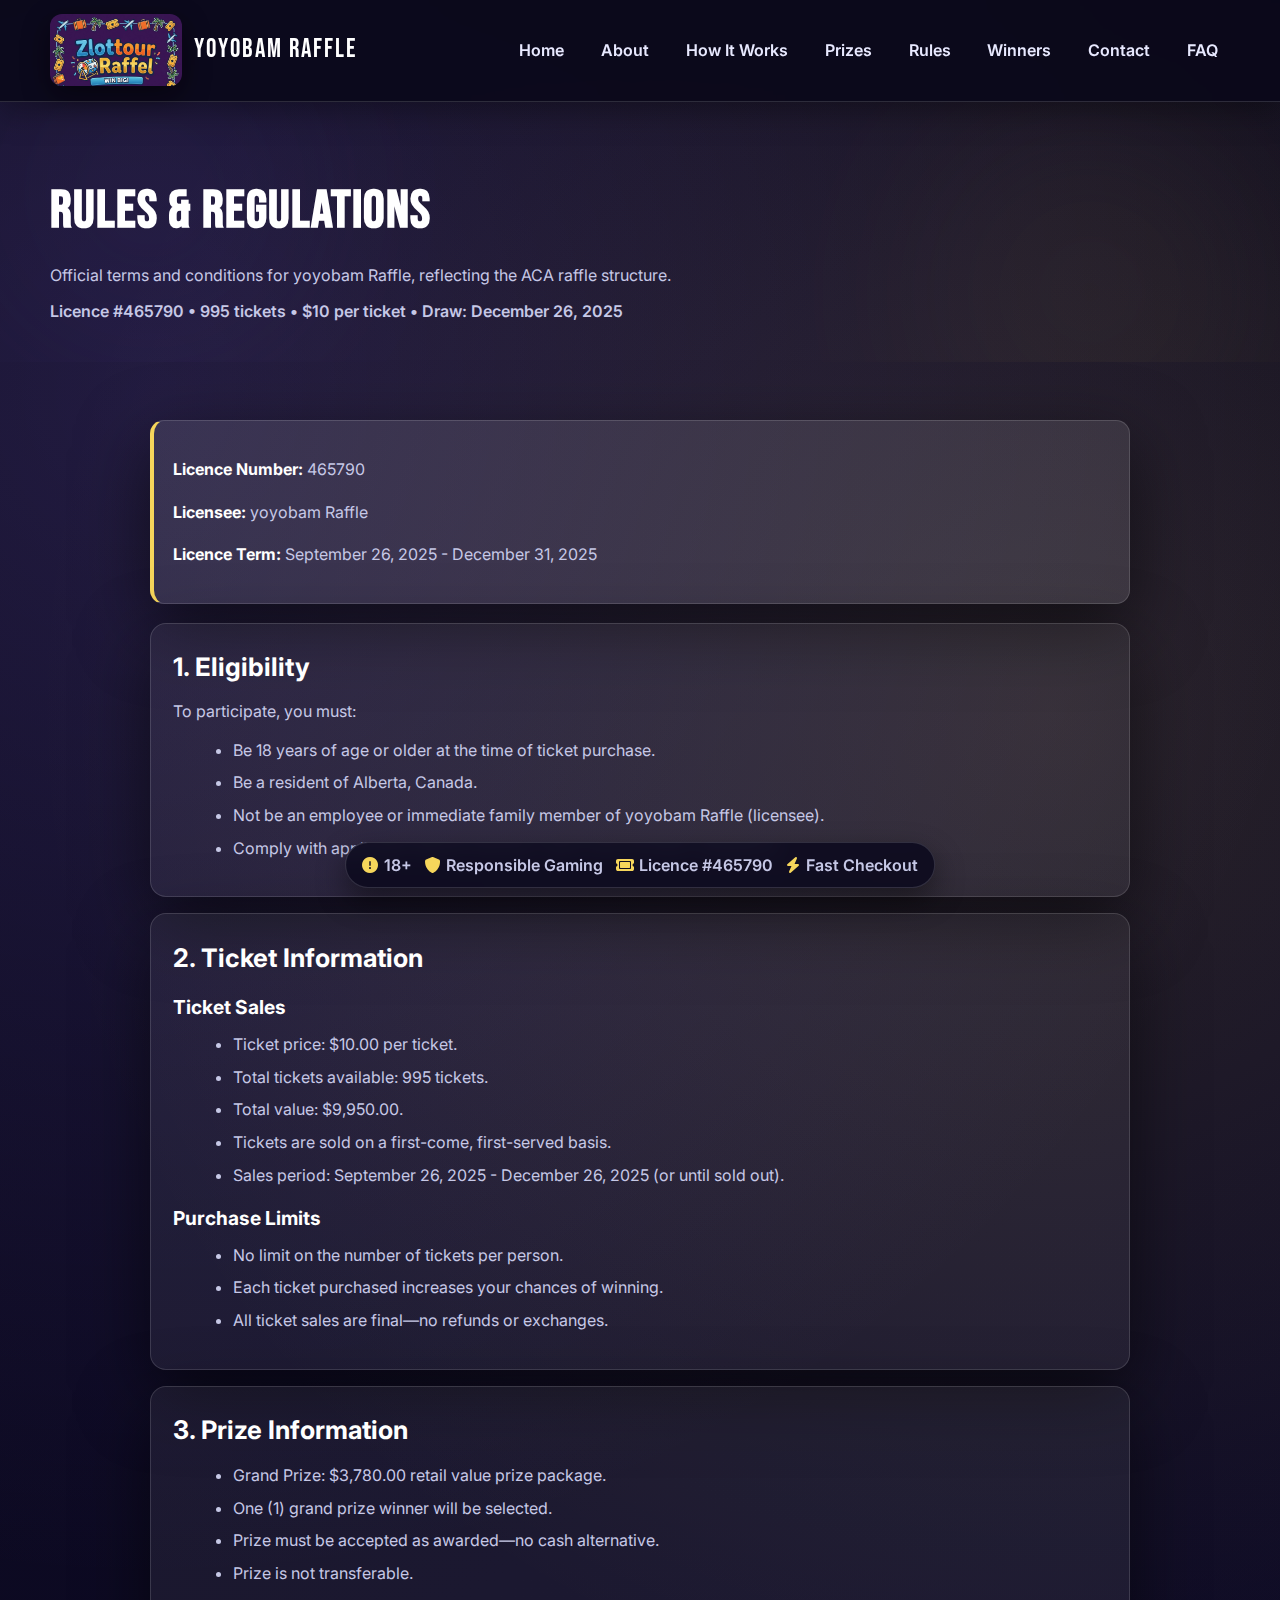
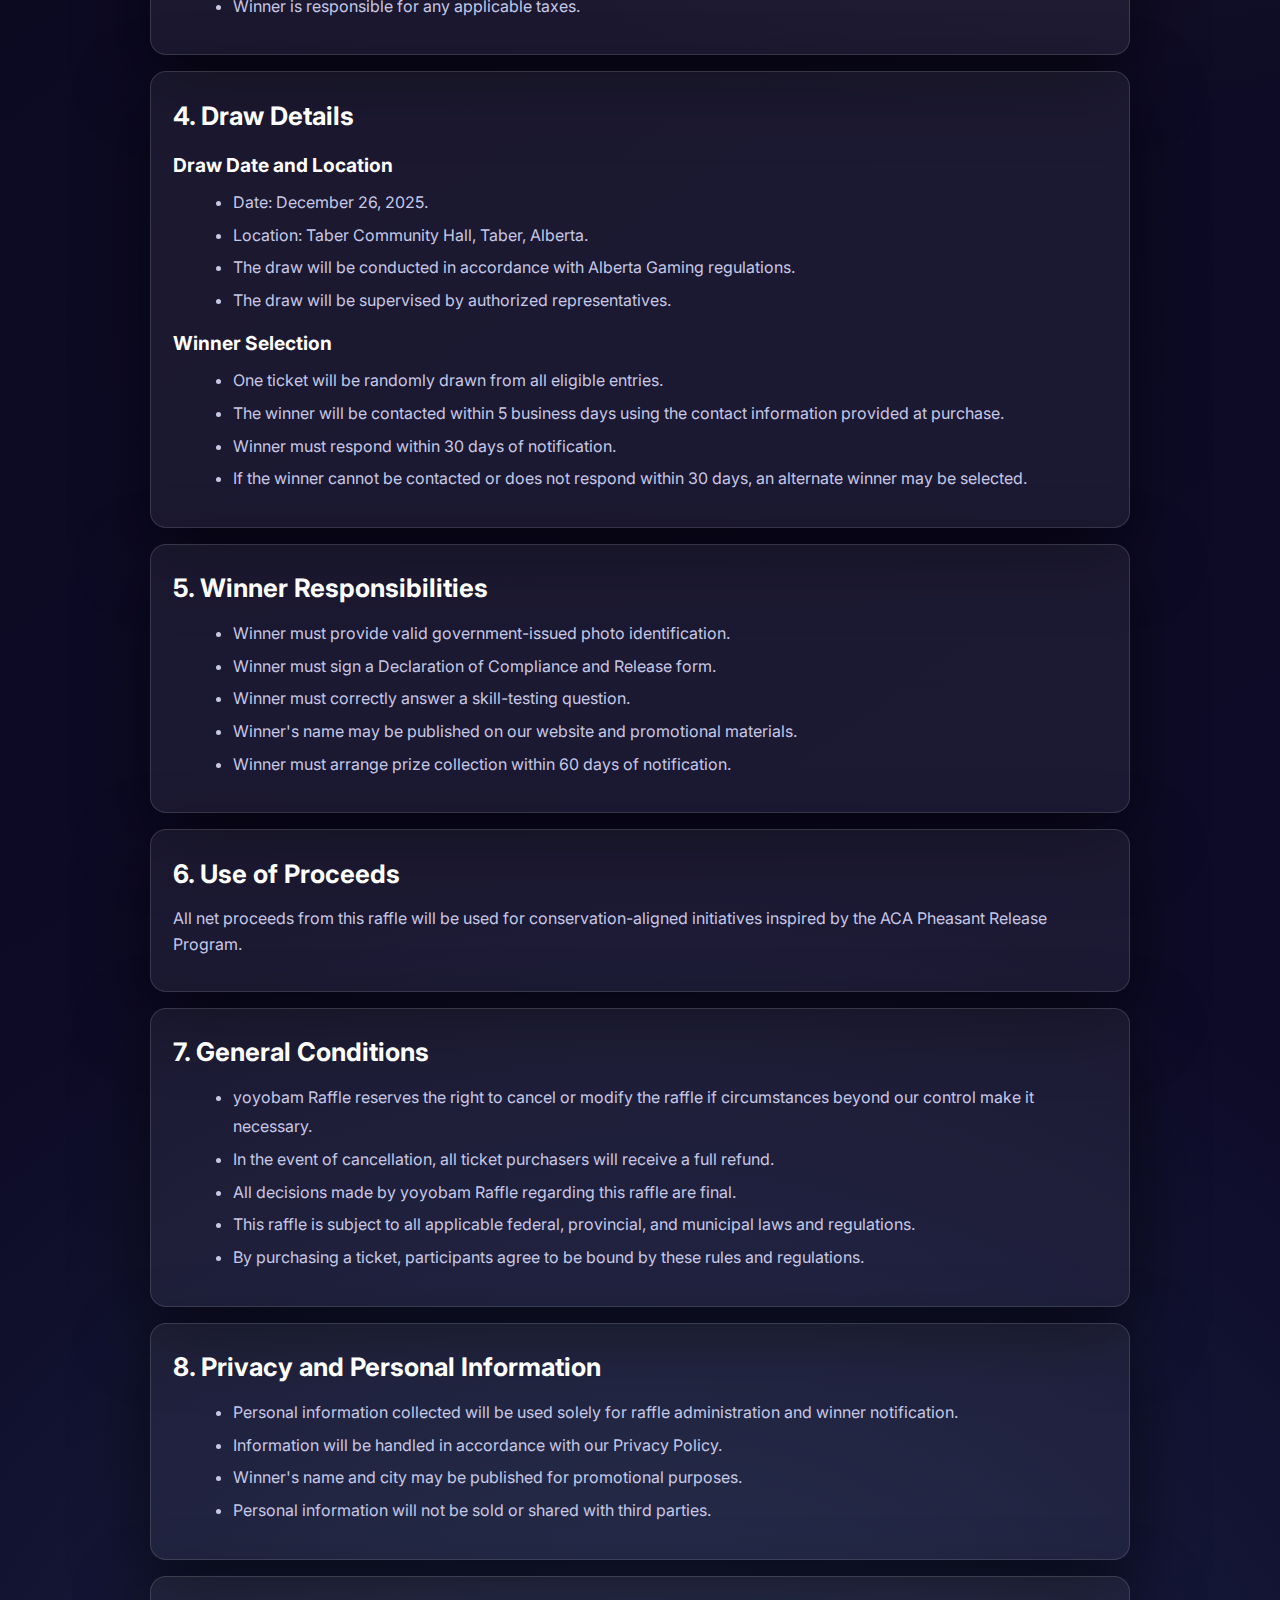
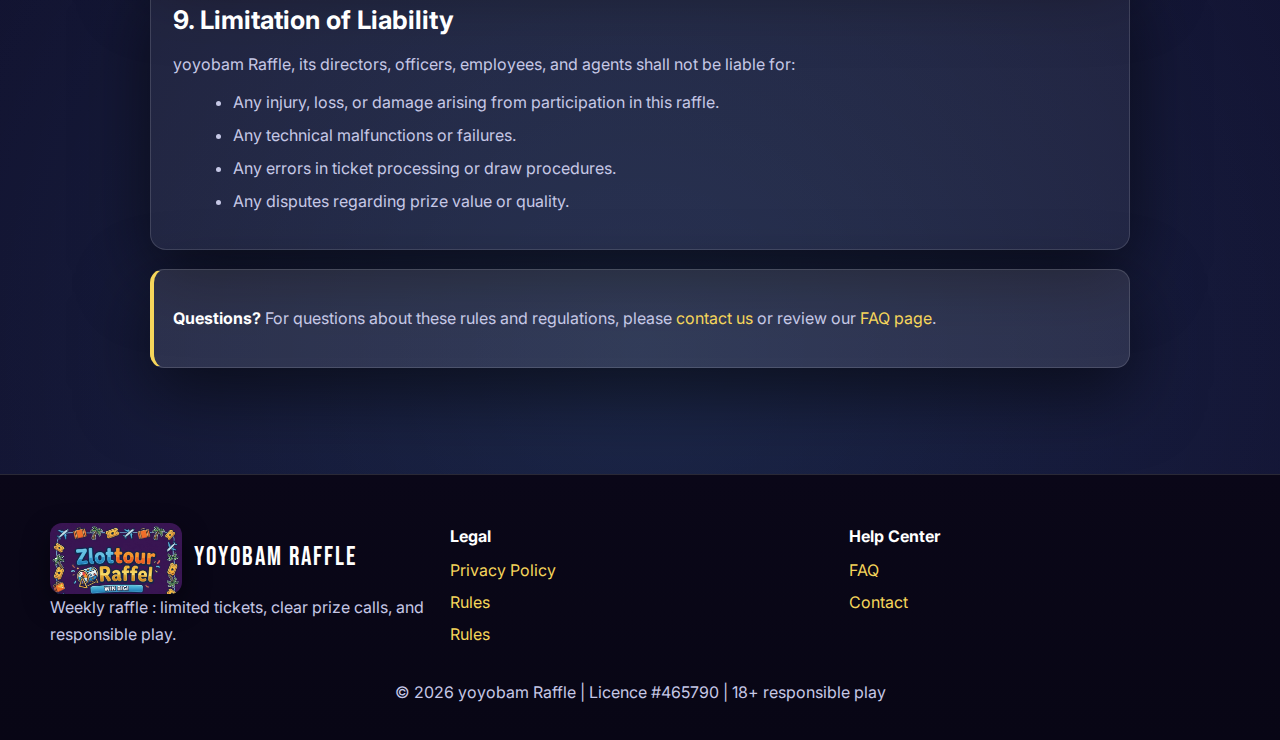
<file: rules/index.html>
<!doctype html>
<html lang="en">
<head>
  <meta charset="utf-8">
  <meta name="viewport" content="width=device-width, initial-scale=1">
  <link rel="icon" type="image/x-icon" href="/favicon.ico">
  <title>Rules &amp; Regulations — yoyobam Raffle</title>
  <meta name="description" content="Official rules for yoyobam Raffle: licence #465790, 995 tickets at $10, draw Dec 26, 2025. Eligibility, ticket rules, draw process, prize details, and responsibilities.">
  <link rel="preconnect" href="https://fonts.googleapis.com">
  <link rel="preconnect" href="https://fonts.gstatic.com" crossorigin>
  <link href="https://fonts.googleapis.com/css2?family=Inter:wght@400;500;600;700;800;900&family=Bebas+Neue&display=swap" rel="stylesheet">
  <link rel="stylesheet" href="https://cdnjs.cloudflare.com/ajax/libs/font-awesome/6.5.2/css/all.min.css">
  <style>
:root{
  --bg: #0d0b21;
  --panel: rgba(255,255,255,0.06);
  --panel-strong: rgba(255,255,255,0.1);
  --text: #e8e9ff;
  --muted: #c6c8e6;
  --heading: #ffffff;
  --accent: #f6d65b;
  --secondary: #9a7bff;
  --primary: #130f2e;
  --border: rgba(255,255,255,0.14);
  --radius: 16px;
  --shadow: 0 24px 70px rgba(0,0,0,0.55);
  --font-display: "Bebas Neue", "Inter", system-ui, sans-serif;
  --font-body: "Inter", system-ui, sans-serif;
}
*{box-sizing:border-box}
body{margin:0; font-family:var(--font-body); background:radial-gradient(circle at 12% 10%, rgba(154,123,255,0.16), transparent 32%),radial-gradient(circle at 82% 18%, rgba(246,214,91,0.12), transparent 30%),radial-gradient(circle at 50% 90%, rgba(108,205,255,0.14), transparent 30%),linear-gradient(145deg, #0a0819 0%, #0d0a24 40%, #0f0c2c 100%); color:var(--text); line-height:1.65; min-height:100vh; -webkit-font-smoothing:antialiased}
a{color:var(--accent); text-decoration:none; transition:color .18s ease, opacity .18s ease}
a:hover{color:var(--secondary); opacity:0.92}
.container{width:min(1180px, 100% - 2.4rem); margin:0 auto}

.topbar{position:sticky; top:0; z-index:80; background:rgba(10,8,25,0.9); backdrop-filter:blur(16px); border-bottom:1px solid var(--border); box-shadow:0 8px 30px rgba(0,0,0,0.35)}
.nav-wrap{display:flex; align-items:center; justify-content:space-between; gap:1rem; padding:0.9rem 0}
.brand{display:flex; align-items:center; gap:0.75rem}
.brand img{width:132px; border-radius:12px; box-shadow:0 10px 28px rgba(0,0,0,0.45)}
.brand-name{font-family:var(--font-display); letter-spacing:2px; font-size:1.6rem; color:var(--heading)}
.nav-links{display:flex; align-items:center; gap:0.8rem}
.nav-links a{color:var(--text); font-weight:600; padding:0.45rem 0.75rem; border-radius:12px; transition:background .15s ease, color .15s ease}
.nav-links a:hover{background:var(--panel); color:var(--accent)}
.nav-links .btn{padding:0.72rem 1rem}
.menu-toggle{display:none; background:var(--panel); border:1px solid var(--border); color:var(--text); padding:0.55rem 0.75rem; border-radius:12px}

.btn{display:inline-flex; align-items:center; justify-content:center; gap:0.45rem; padding:0.78rem 1.6rem; border-radius:12px; font-weight:700; border:1px solid transparent; cursor:pointer; transition:transform .16s ease, box-shadow .2s ease, background .2s ease, color .2s ease}
.btn{white-space:nowrap}
.btn.primary{background:linear-gradient(135deg, var(--secondary), var(--accent)); color:#0b0920; box-shadow:0 12px 36px rgba(0,0,0,0.35)}
.btn.primary:hover{transform:translateY(-2px)}
.btn.ghost{background:var(--panel); border-color:var(--border); color:var(--text)}
.btn.ghost:hover{color:var(--accent)}

.hero{position:relative; overflow:hidden; padding:clamp(2.6rem, 6vw, 4rem) 0 2.4rem}
.hero::before,.hero::after{content:""; position:absolute; width:420px; height:420px; border-radius:50%; filter:blur(120px); opacity:0.35; z-index:0}
.hero::before{top:-120px; left:-60px; background:radial-gradient(circle, rgba(154,123,255,0.45), transparent 60%)}
.hero::after{bottom:-140px; right:-20px; background:radial-gradient(circle, rgba(246,214,91,0.4), transparent 60%)}
.hero-inner{position:relative; z-index:1; display:grid; grid-template-columns:1fr; gap:0.4rem; text-align:left}
.hero-title{font-family:var(--font-display); font-size:clamp(2.3rem, 5vw, 3.4rem); letter-spacing:1px; margin:0 0 0.4rem; color:var(--heading)}
.hero-sub{color:var(--muted); margin:0 0 0.6rem; max-width:880px}
.meta{color:var(--muted); font-weight:600; margin:0}

.section{padding:2.4rem 0; max-width:980px; margin:0 auto}
.card{background:var(--panel); border:1px solid var(--border); border-radius:16px; padding:1.4rem; box-shadow:var(--shadow); margin-bottom:1rem}
.card h2{margin:0 0 0.6rem; color:var(--heading); font-size:1.6rem}
.card h3{margin:0.8rem 0 0.4rem; color:var(--heading); font-size:1.2rem}
.card p{margin:0 0 0.7rem; color:var(--muted)}
.card ul, .card ol{margin:0 0 0.7rem 1.2rem; color:var(--muted); line-height:1.8}
.card li{margin:0.25rem 0}

.highlight{background:var(--panel-strong); border:1px solid var(--border); border-left:4px solid var(--accent); border-radius:14px; padding:1.2rem; box-shadow:var(--shadow); margin:1.2rem 0; color:var(--muted)}
.highlight strong{color:var(--heading)}

.footer{background:linear-gradient(180deg, #0a0718, #080615); border-top:1px solid var(--border); padding:3rem 0 2.2rem; margin-top:3rem}
.footer-grid{display:grid; grid-template-columns:repeat(auto-fit, minmax(240px, 1fr)); gap:1.2rem; margin-bottom:1.6rem}
.footer h4{margin:0 0 0.5rem; color:var(--heading)}
.footer p{margin:0; color:var(--muted)}
.footer ul{list-style:none; padding:0; margin:0}
.footer li{margin:0.35rem 0}
.footer-copy{text-align:center; color:var(--muted); margin:0}

.sticky-ribbon{position:fixed; bottom:12px; left:50%; transform:translateX(-50%); background:rgba(12,10,30,0.9); border:1px solid var(--border); border-radius:999px; padding:0.55rem 1rem; display:flex; align-items:center; gap:0.8rem; box-shadow:0 12px 30px rgba(0,0,0,0.45); backdrop-filter:blur(10px); z-index:60; flex-wrap:wrap}
.sticky-ribbon .item{display:flex; align-items:center; gap:0.35rem; color:var(--muted); font-weight:600}
.sticky-ribbon .item i{color:var(--accent)}

.scroll-top{position:fixed; right:18px; bottom:70px; width:46px; height:46px; border-radius:50%; border:none; background:var(--accent); color:#0b0920; display:flex; align-items:center; justify-content:center; cursor:pointer; box-shadow:0 14px 34px rgba(0,0,0,0.55); opacity:0; visibility:hidden; transition:all .16s; z-index:65}
.scroll-top.show{opacity:1; visibility:visible}
.scroll-top:hover{background:var(--secondary); color:#fff}

@media (max-width: 960px){
  .nav-links{position:absolute; left:0; right:0; top:100%; background:rgba(10,8,25,0.96); padding:0.8rem 1.2rem 1rem; flex-direction:column; align-items:flex-start; border-bottom:1px solid var(--border); display:none}
  .nav-links.open{display:flex}
  .menu-toggle{display:inline-flex}
}
@media (max-width: 720px){
  .brand img{width:112px}
  .sticky-ribbon{bottom:14px; border-radius:16px}
}
  </style>
</head>
<body class="yoyobam">
  <header class="topbar">
    <div class="container nav-wrap">
      <a class="brand" href="/">
        <img src="../assets/img.png" alt="yoyobam logo">
        <span class="brand-name">yoyobam Raffle</span>
      </a>
      <button class="menu-toggle" type="button" aria-label="Toggle menu" data-menu-toggle>
        <i class="fa-solid fa-bars"></i>
      </button>
      <nav class="nav-links" id="navMenu">
        <a href="/">Home</a>
        <a href="/#impact">About</a>
        <a href="/#how">How It Works</a>
        <a href="/prizes">Prizes</a>
        <a href="/rules">Rules</a>
        <a href="/#winners">Winners</a>
        <a href="/#contact">Contact</a>
        <a href="/faq">FAQ</a>
      </nav>
    </div>
  </header>

  <main>
    <section class="hero" id="rules">
      <div class="container hero-inner">
        <div>
          <h1 class="hero-title">Rules &amp; Regulations</h1>
          <p class="hero-sub">Official terms and conditions for yoyobam Raffle, reflecting the ACA raffle structure.</p>
          <p class="meta">Licence #465790 • 995 tickets • $10 per ticket • Draw: December 26, 2025</p>
        </div>
      </div>
    </section>

    <section class="section" aria-labelledby="rules-content">
      <div class="highlight">
        <p><strong>Licence Number:</strong> 465790</p>
        <p><strong>Licensee:</strong> yoyobam Raffle</p>
        <p><strong>Licence Term:</strong> September 26, 2025 - December 31, 2025</p>
      </div>

      <div class="card">
        <h2>1. Eligibility</h2>
        <p>To participate, you must:</p>
        <ul>
          <li>Be 18 years of age or older at the time of ticket purchase.</li>
          <li>Be a resident of Alberta, Canada.</li>
          <li>Not be an employee or immediate family member of yoyobam Raffle (licensee).</li>
          <li>Comply with applicable Alberta Gaming, Liquor and Cannabis regulations.</li>
        </ul>
      </div>

      <div class="card">
        <h2>2. Ticket Information</h2>
        <h3>Ticket Sales</h3>
        <ul>
          <li>Ticket price: $10.00 per ticket.</li>
          <li>Total tickets available: 995 tickets.</li>
          <li>Total value: $9,950.00.</li>
          <li>Tickets are sold on a first-come, first-served basis.</li>
          <li>Sales period: September 26, 2025 - December 26, 2025 (or until sold out).</li>
        </ul>
        <h3>Purchase Limits</h3>
        <ul>
          <li>No limit on the number of tickets per person.</li>
          <li>Each ticket purchased increases your chances of winning.</li>
          <li>All ticket sales are final—no refunds or exchanges.</li>
        </ul>
      </div>

      <div class="card">
        <h2>3. Prize Information</h2>
        <ul>
          <li>Grand Prize: $3,780.00 retail value prize package.</li>
          <li>One (1) grand prize winner will be selected.</li>
          <li>Prize must be accepted as awarded—no cash alternative.</li>
          <li>Prize is not transferable.</li>
          <li>Winner is responsible for any applicable taxes.</li>
        </ul>
      </div>

      <div class="card">
        <h2>4. Draw Details</h2>
        <h3>Draw Date and Location</h3>
        <ul>
          <li>Date: December 26, 2025.</li>
          <li>Location: Taber Community Hall, Taber, Alberta.</li>
          <li>The draw will be conducted in accordance with Alberta Gaming regulations.</li>
          <li>The draw will be supervised by authorized representatives.</li>
        </ul>
        <h3>Winner Selection</h3>
        <ul>
          <li>One ticket will be randomly drawn from all eligible entries.</li>
          <li>The winner will be contacted within 5 business days using the contact information provided at purchase.</li>
          <li>Winner must respond within 30 days of notification.</li>
          <li>If the winner cannot be contacted or does not respond within 30 days, an alternate winner may be selected.</li>
        </ul>
      </div>

      <div class="card">
        <h2>5. Winner Responsibilities</h2>
        <ul>
          <li>Winner must provide valid government-issued photo identification.</li>
          <li>Winner must sign a Declaration of Compliance and Release form.</li>
          <li>Winner must correctly answer a skill-testing question.</li>
          <li>Winner's name may be published on our website and promotional materials.</li>
          <li>Winner must arrange prize collection within 60 days of notification.</li>
        </ul>
      </div>

      <div class="card">
        <h2>6. Use of Proceeds</h2>
        <p>All net proceeds from this raffle will be used for conservation-aligned initiatives inspired by the ACA Pheasant Release Program.</p>
      </div>

      <div class="card">
        <h2>7. General Conditions</h2>
        <ul>
          <li>yoyobam Raffle reserves the right to cancel or modify the raffle if circumstances beyond our control make it necessary.</li>
          <li>In the event of cancellation, all ticket purchasers will receive a full refund.</li>
          <li>All decisions made by yoyobam Raffle regarding this raffle are final.</li>
          <li>This raffle is subject to all applicable federal, provincial, and municipal laws and regulations.</li>
          <li>By purchasing a ticket, participants agree to be bound by these rules and regulations.</li>
        </ul>
      </div>

      <div class="card">
        <h2>8. Privacy and Personal Information</h2>
        <ul>
          <li>Personal information collected will be used solely for raffle administration and winner notification.</li>
          <li>Information will be handled in accordance with our Privacy Policy.</li>
          <li>Winner's name and city may be published for promotional purposes.</li>
          <li>Personal information will not be sold or shared with third parties.</li>
        </ul>
      </div>

      <div class="card">
        <h2>9. Limitation of Liability</h2>
        <p>yoyobam Raffle, its directors, officers, employees, and agents shall not be liable for:</p>
        <ul>
          <li>Any injury, loss, or damage arising from participation in this raffle.</li>
          <li>Any technical malfunctions or failures.</li>
          <li>Any errors in ticket processing or draw procedures.</li>
          <li>Any disputes regarding prize value or quality.</li>
        </ul>
      </div>

      <div class="highlight">
        <p><strong>Questions?</strong> For questions about these rules and regulations, please <a href="/#contact">contact us</a> or review our <a href="/faq">FAQ page</a>.</p>
      </div>
    </section>
  </main>

  <footer class="footer">
    <div class="container">
      <div class="footer-grid">
        <div>
          <div class="brand">
            <img src="../assets/img.png" alt="yoyobam logo">
            <span class="brand-name">yoyobam Raffle</span>
          </div>
          <p>Weekly raffle : limited tickets, clear prize calls, and responsible play.</p>
        </div>
        <div>
          <h4>Legal</h4>
          <ul>
            <li><a href="/privacy-policy">Privacy Policy</a></li>
            <li><a href="/rules">Rules</a></li>
            <li><a href="/rules">Rules</a></li>
          </ul>
        </div>
        <div>
          <h4>Help Center</h4>
          <ul>
            <li><a href="/faq">FAQ</a></li>
            <li><a href="/#contact">Contact</a></li>
          </ul>
        </div>
      </div>
      <p class="footer-copy">© <span data-year></span> yoyobam Raffle | Licence #465790 | 18+ responsible play</p>
    </div>
  </footer>

  <div class="sticky-ribbon">
    <div class="item"><i class="fa-solid fa-circle-exclamation"></i> 18+</div>
    <div class="item"><i class="fa-solid fa-shield"></i> Responsible Gaming</div>
    <div class="item"><i class="fa-solid fa-ticket"></i> Licence #465790</div>
    <div class="item"><i class="fa-solid fa-bolt"></i> Fast Checkout</div>
  </div>

  <button id="hubScrollTop" class="scroll-top" aria-label="Scroll to top">
    <i class="fa-solid fa-chevron-up"></i>
  </button>

  <script src="../assets/main.js" defer></script>
</body>
</html>
</file>
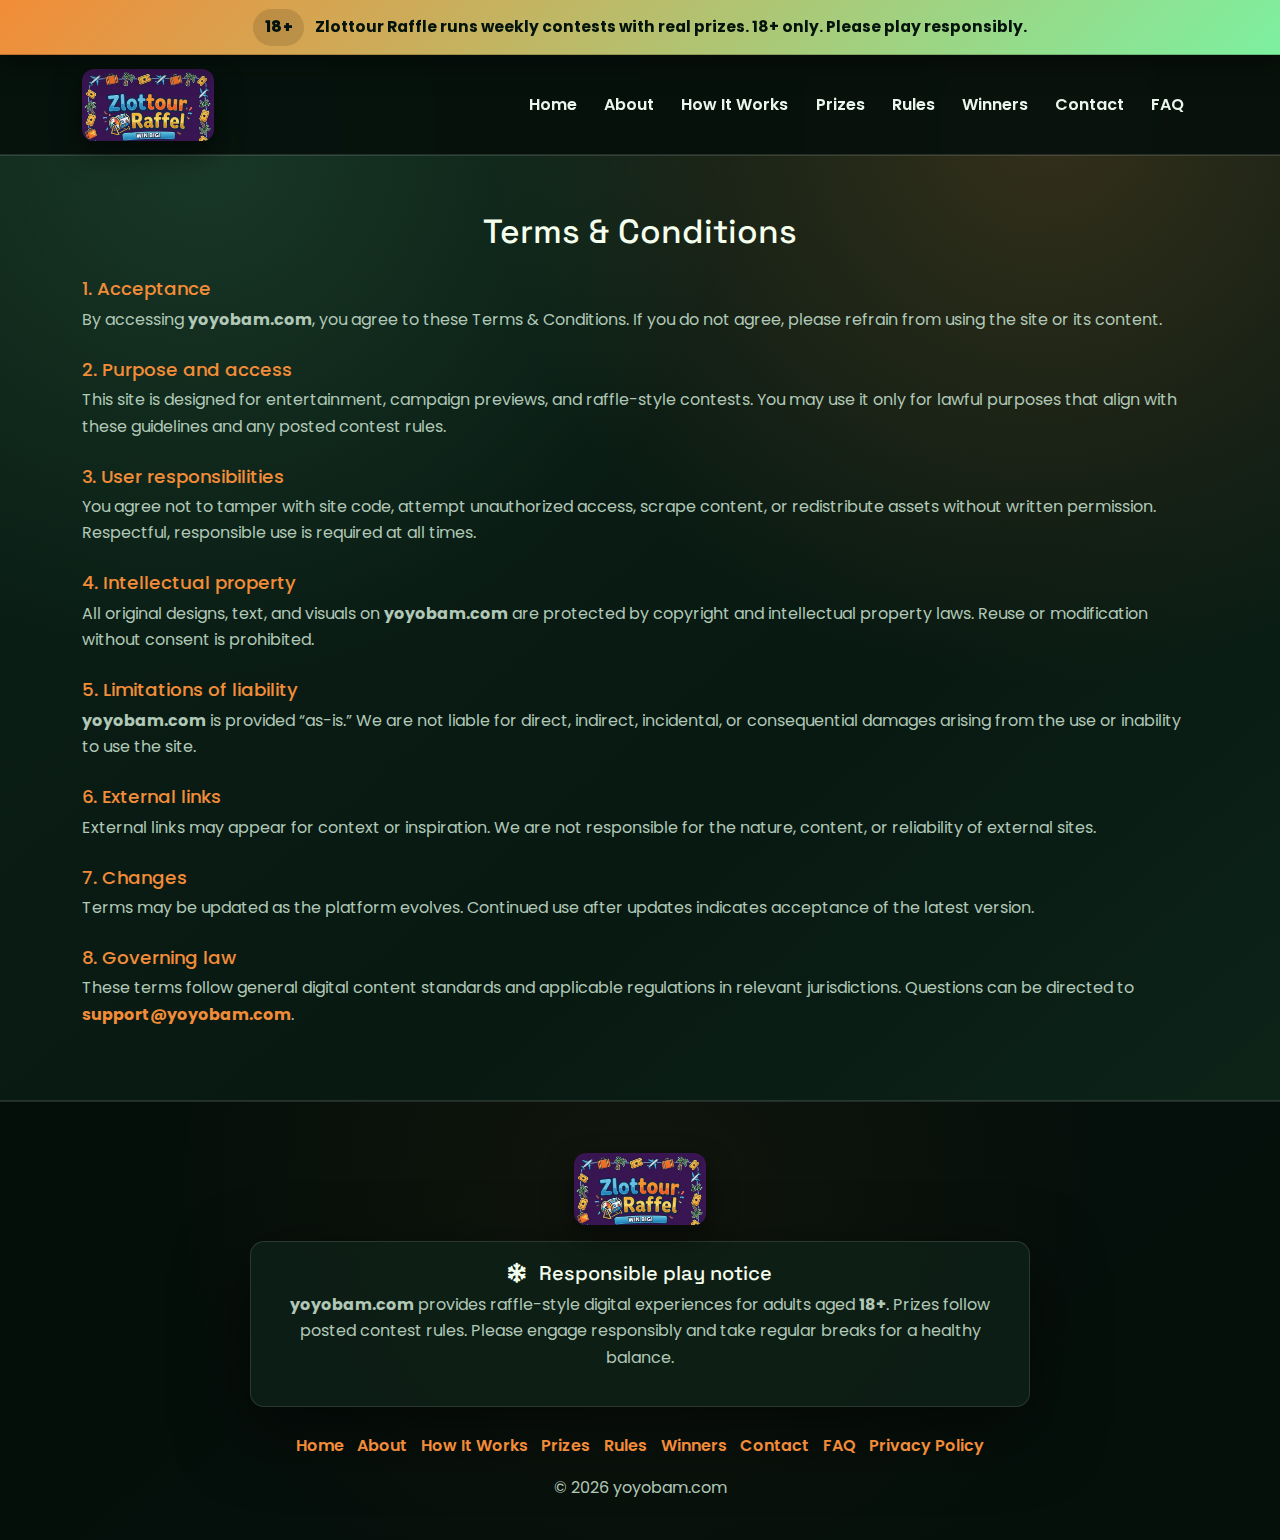
<file: terms-and-conditions/index.html>
<!doctype html>
<html lang="en">
<head>
  <meta charset="utf-8">
  <meta name="viewport" content="width=device-width, initial-scale=1">
  <link rel="icon" type="image/x-icon" href="/favicon.ico">
  <title>Terms &amp; Conditions - Zlottour Raffle</title>
  <meta name="description" content="Terms and conditions for Zlottour Raffle: licence #465790, 995 tickets at $10, $3,780 prize, draw Dec 26, 2025. Eligibility, tickets, and rules.">
  <link rel="preconnect" href="https://fonts.googleapis.com">
  <link rel="preconnect" href="https://fonts.gstatic.com" crossorigin>
  <link href="https://fonts.googleapis.com/css2?family=Poppins:wght@400;500;600;700&family=Space+Grotesk:wght@500;600;700&display=swap" rel="stylesheet">
  <link href="https://cdn.jsdelivr.net/npm/bootstrap@5.3.3/dist/css/bootstrap.min.css" rel="stylesheet">
  <link rel="stylesheet" href="https://cdnjs.cloudflare.com/ajax/libs/font-awesome/6.5.2/css/all.min.css">
  <style>
:root{
  --bg: #04130d;
  --panel: rgba(14,33,24,0.78);
  --panel-strong: rgba(18,44,32,0.9);
  --text: #e9f6ed;
  --muted: #b1c8b7;
  --heading: #f5ffee;
  --accent: #f28c38;
  --accent-2: #7cf0a0;
  --border: rgba(255,255,255,0.12);
  --radius: 14px;
  --font-heading: "Space Grotesk", "Inter", system-ui, sans-serif;
  --font-body: "Poppins", "Inter", system-ui, sans-serif;
  --shadow: 0 24px 70px rgba(0,0,0,0.55);
}

*{box-sizing:border-box}
body{
  margin:0;
  font-family:var(--font-body);
  background:
    radial-gradient(circle at 16% 10%, rgba(124,240,160,0.12), transparent 30%),
    radial-gradient(circle at 82% 8%, rgba(242,140,56,0.18), transparent 32%),
    linear-gradient(140deg, #071b12, #04150e 55%, #0c2518);
  color:var(--text);
  line-height:1.65;
  min-height:100vh;
  -webkit-font-smoothing:antialiased;
}
a{color:var(--accent-2); text-decoration:none; transition:color .18s, opacity .18s}
a:hover{color:var(--accent); opacity:0.9}
.link-accent{color:var(--accent); font-weight:700}
.link-accent:hover{color:var(--accent-2)}
img{max-width:100%; display:block}

.container{width:min(1140px, 100% - 2rem); margin:0 auto}

.notice-banner{
  background:linear-gradient(135deg, var(--accent), var(--accent-2));
  color:#04140d;
  padding:0.55rem 0;
  text-align:center;
  font-weight:700;
  border-bottom:1px solid rgba(0,0,0,0.2);
  box-shadow:0 10px 28px rgba(0,0,0,0.35);
  position:relative;
  z-index:70;
}
.banner-inner{
  display:flex;
  align-items:center;
  justify-content:center;
  gap:0.65rem;
  flex-wrap:wrap;
  font-size:0.97rem;
}
.banner-pill{
  background:rgba(0,0,0,0.12);
  color:#04140d;
  padding:0.35rem 0.7rem;
  border-radius:999px;
  font-weight:800;
  letter-spacing:0.5px;
}

.yoyobam-com-nav{
  background:rgba(5,15,11,0.9);
  border-bottom:1px solid var(--border);
  backdrop-filter:blur(14px);
  position:sticky;
  top:0;
  z-index:60;
  padding:0.85rem 0;
}
.yoyobam-com-nav .navbar-brand{
  display:flex;
  align-items:center;
  gap:0.65rem;
  padding:0;
}
.brand-logo{
  width:132px;
  height:auto;
  display:block;
  border-radius:12px;
  box-shadow:0 12px 30px rgba(0,0,0,0.45);
}
.yoyobam-com-nav .nav-link{
  color:var(--text);
  font-weight:600;
  margin:0 0.35rem;
  padding:0.35rem 0.65rem;
  border-radius:10px;
  transition:background .15s, color .15s;
}
.yoyobam-com-nav .nav-link.active,
.yoyobam-com-nav .nav-link:hover{
  background:var(--panel);
  color:var(--accent);
}
.navbar-toggler{
  border:1px solid var(--border);
  color:var(--text);
}
.navbar-toggler:focus{box-shadow:0 0 0 3px rgba(124,240,160,0.2)}

.yoyobam-com-btn{
  display:inline-flex;
  align-items:center;
  justify-content:center;
  gap:0.4rem;
  padding:0.78rem 1.6rem;
  border-radius:12px;
  font-weight:700;
  white-space:nowrap;
  border:1px solid transparent;
  cursor:pointer;
  transition:transform .16s ease, box-shadow .2s ease, background .2s ease, color .2s ease;
  text-decoration:none;
}
.yoyobam-com-btn.primary{
  background:linear-gradient(135deg, var(--accent), var(--accent-2));
  color:#04130d;
  box-shadow:0 14px 36px rgba(0,0,0,0.4);
}
.yoyobam-com-btn.primary:hover{transform:translateY(-2px)}
.yoyobam-com-btn.ghost{
  background:var(--panel);
  border-color:var(--border);
  color:var(--text);
}
.yoyobam-com-btn.ghost:hover{color:var(--accent)}

.eyebrow{
  text-transform:uppercase;
  letter-spacing:2px;
  font-size:0.78rem;
  color:var(--muted);
  margin:0 0 0.35rem;
}
.section-title{
  font-family:var(--font-heading);
  color:var(--heading);
  font-size:2.1rem;
  margin:0 0 0.45rem;
}
.section-sub{margin:0 0 1rem; color:var(--muted)}

.yoyobam-com-hero{
  position:relative;
  padding:clamp(3rem, 6vw, 4.8rem) 0;
  overflow:hidden;
}
.yoyobam-com-hero::before,
.yoyobam-com-hero::after{
  content:"";
  position:absolute;
  width:420px; height:420px;
  border-radius:50%;
  filter:blur(120px);
  opacity:0.35;
  z-index:0;
}
.yoyobam-com-hero::before{top:-120px; left:-60px; background:radial-gradient(circle, rgba(124,240,160,0.48), transparent 60%)}
.yoyobam-com-hero::after{bottom:-140px; right:-20px; background:radial-gradient(circle, rgba(242,140,56,0.42), transparent 60%)}
.hero-inner{
  position:relative;
  z-index:1;
  display:grid;
  grid-template-columns:1fr;
  gap:1.6rem;
  text-align:center;
}
.hero-title{
  font-family:var(--font-heading);
  font-size:2.8rem;
  line-height:1.08;
  margin:0 0 0.6rem;
}
.hero-sub{
  color:var(--muted);
  margin:0 auto;
  max-width:780px;
}
.hero-cta{display:flex; justify-content:center; gap:0.8rem; flex-wrap:wrap; margin-top:1.1rem}
.hero-badges{
  display:flex;
  justify-content:center;
  gap:0.6rem;
  flex-wrap:wrap;
}
.pill{
  display:inline-flex;
  align-items:center;
  gap:0.35rem;
  padding:0.4rem 0.8rem;
  border-radius:999px;
  background:var(--panel);
  border:1px solid var(--border);
  color:var(--muted);
  font-weight:600;
  font-size:0.95rem;
}
.pill.accent{
  background:rgba(242,140,56,0.16);
  color:var(--accent);
  border-color:rgba(242,140,56,0.42);
}

.yoyobam-com-disclaimer-card{padding:3rem 0}
.disclaimer-box{
  max-width:900px;
  margin:0 auto;
  background:var(--panel);
  border:1px solid var(--border);
  padding:1.4rem;
  border-radius:16px;
  text-align:center;
  box-shadow:var(--shadow);
}
.disclaimer-title{
  color:var(--heading);
  margin:0 0 0.35rem;
  font-family:var(--font-heading);
}
.disclaimer-heading{
  margin:0 0 0.4rem;
  color:var(--heading);
  font-family:var(--font-heading);
}
.disclaimer-text{color:var(--muted); margin:0 0 1rem}
.disclaimer-btn{
  background:var(--accent);
  color:#04130d;
  padding:0.6rem 1.25rem;
  border-radius:999px;
  font-weight:700;
  display:inline-block;
}
.disclaimer-btn:hover{background:var(--accent-2); color:#02150f}

.yoyobam-com-play{
  padding:3.5rem 0;
  text-align:center;
}
.game-wrapper{
  margin:2rem auto;
  display:flex;
  justify-content:center;
}
.game-wrapper > .w-100{
  width:100%;
  max-width:920px;
  text-align:center;
}
.game-frame{
  position:relative;
  width:100%;
  max-width:920px;
  border-radius:14px;
  overflow:hidden;
  background:linear-gradient(160deg, rgba(242,140,56,0.18), rgba(124,240,160,0.12));
  border:1px solid var(--border);
  box-shadow:0 16px 40px rgba(0,0,0,0.45);
}
.game-frame::before{content:""; display:block; padding-top:56.25%;}
.game-frame iframe{
  position:absolute;
  inset:0;
  width:100%;
  height:100%;
  border:0;
}
.game-caption{
  margin-top:0.5rem;
  color:var(--muted);
  font-weight:600;
}

.yoyobam-com-features{
  padding:3.5rem 0;
  background:rgba(255,255,255,0.01);
}
.feature-grid{
  display:grid;
  grid-template-columns:repeat(auto-fit, minmax(240px,1fr));
  gap:1rem;
  margin-top:1.6rem;
}
.feature-box{
  background:var(--panel);
  border:1px solid var(--border);
  padding:1.4rem;
  border-radius:12px;
  color:var(--text);
  transition:transform .16s, box-shadow .16s;
  box-shadow:var(--shadow);
}
.feature-box:hover{transform:translateY(-4px); box-shadow:0 18px 46px rgba(0,0,0,0.6)}
.feature-icon{font-size:1.9rem; color:var(--accent); margin-bottom:0.4rem}
.feature-box h4{margin:0 0 0.35rem; font-family:var(--font-heading)}
.feature-box p{margin:0; color:var(--muted)}

.yoyobam-com-about{padding:3.8rem 0}
.about-grid{
  display:grid;
  grid-template-columns:1fr 1fr;
  gap:1.8rem;
  align-items:center;
}
.about-visual{
  background:linear-gradient(145deg, rgba(242,140,56,0.2), rgba(124,240,160,0.14));
  border:1px solid var(--border);
  border-radius:16px;
  padding:1.5rem;
  position:relative;
  box-shadow:var(--shadow);
  overflow:hidden;
}
.about-visual::after{
  content:"JH";
  position:absolute;
  right:14px;
  bottom:8px;
  font-size:3.6rem;
  font-weight:800;
  color:rgba(255,255,255,0.06);
  letter-spacing:3px;
}
.about-visual img{border-radius:12px; box-shadow:0 16px 36px rgba(0,0,0,0.55)}
.about-text p{color:var(--muted); margin:0 0 0.8rem}
.about-text .yoyobam-com-btn{margin-top:0.4rem}

.yoyobam-com-reviews{
  padding:3.5rem 0;
  text-align:center;
}
.reviews-grid{
  max-width:940px;
  margin:0 auto;
  display:grid;
  grid-template-columns:repeat(auto-fit, minmax(260px,1fr));
  gap:1rem;
}
.review-card{
  background:var(--panel);
  border:1px solid var(--border);
  padding:1.2rem;
  border-radius:12px;
  box-shadow:var(--shadow);
}
.review-text{font-style:italic; color:var(--text); margin:0 0 0.6rem}
.review-author{color:var(--accent); font-weight:700; margin:0}

.yoyobam-com-contact{
  background:rgba(255,255,255,0.01);
  padding:4rem 0;
}
.contact-grid{
  display:grid;
  grid-template-columns:1fr 1fr;
  gap:1.6rem;
}
.contact-info{
  background:var(--panel);
  border:1px solid var(--border);
  border-radius:12px;
  padding:1.1rem;
  color:var(--text);
}
.contact-info p{margin:0.1rem 0; color:var(--muted)}
.contact-info strong{color:var(--text)}
.contact-form{
  background:var(--panel);
  border:1px solid var(--border);
  border-radius:12px;
  padding:1.1rem;
  display:flex;
  flex-direction:column;
  gap:0.9rem;
  box-shadow:var(--shadow);
}
.contact-form input,
.contact-form textarea{
  width:100%;
  padding:0.78rem 0.9rem;
  border-radius:10px;
  border:1px solid var(--border);
  background:rgba(255,255,255,0.03);
  color:var(--text);
  font-size:1rem;
  transition:border .16s, box-shadow .16s;
}
.contact-form input:focus,
.contact-form textarea:focus{
  outline:none;
  border-color:var(--accent-2);
  box-shadow:0 0 0 3px rgba(124,240,160,0.2);
}
.form-status{
  min-height:20px;
  color:var(--muted);
}
.form-status.success{color:#9ff2c0}
.form-status.error{color:#f28c38}

.yoyobam-com-legal{
  background:rgba(255,255,255,0.02);
  border-top:1px solid var(--border);
  border-bottom:1px solid var(--border);
  padding:3.5rem 0;
}
.yoyobam-com-legal .section-title{text-align:center}
.yoyobam-com-legal .subheading{
  color:var(--accent);
  font-size:1.15rem;
  margin:1.6rem 0 0.4rem;
}
.yoyobam-com-legal p{
  color:var(--muted);
  margin:0 0 1rem;
}

.yoyobam-com-footer{
  background:rgba(5,15,11,0.94);
  color:var(--text);
  text-align:center;
  padding:3.2rem 1rem 2.4rem;
  border-top:1px solid var(--border);
  position:relative;
  overflow:hidden;
}
.yoyobam-com-footer::before{
  content:"";
  position:absolute;
  inset:0;
  background:radial-gradient(circle at 50% 20%, rgba(242,140,56,0.05), transparent 65%);
  z-index:0;
}
.yoyobam-com-footer .container{position:relative; z-index:1}
.footer-brand{
  display:flex;
  align-items:center;
  justify-content:center;
  gap:0.7rem;
  margin-bottom:1rem;
}
.footer-disclaimer{
  background:var(--panel);
  border:1px solid var(--border);
  color:var(--muted);
  max-width:780px;
  margin:0 auto 1.6rem;
  padding:1.2rem;
  border-radius:14px;
  box-shadow:var(--shadow);
}
.footer-links{
  display:flex;
  justify-content:center;
  gap:0.85rem;
  flex-wrap:wrap;
  padding:0;
  margin:0 0 1rem;
  list-style:none;
}
.footer-links a{
  color:var(--accent);
  font-weight:600;
}
.footer-links a:hover{color:var(--accent-2)}
.footer-copy{
  color:var(--muted);
  margin:0;
}

.yoyobam-com-popup{
  position:fixed;
  inset:0;
  display:flex;
  align-items:center;
  justify-content:center;
  background:rgba(0,0,0,0.82);
  z-index:9999;
  opacity:0;
  visibility:hidden;
  transition:opacity .2s, visibility .2s;
  padding:1rem;
}
.yoyobam-com-popup.active{opacity:1; visibility:visible}
.yoyobam-com-popup .popup-inner{
  background:linear-gradient(160deg, rgba(5,15,11,0.96), rgba(5,15,11,0.98));
  border:1px solid var(--border);
  color:var(--text);
  padding:1.6rem;
  border-radius:14px;
  max-width:520px;
  text-align:center;
  box-shadow:var(--shadow);
}
.yoyobam-com-popup h3{margin:0 0 0.4rem; color:var(--heading)}
.yoyobam-com-popup p{margin:0 0 0.8rem; color:var(--muted)}
.popup-buttons{display:flex; justify-content:center; gap:0.6rem; flex-wrap:wrap}
.popup-buttons .exit{background:transparent; border:1px solid var(--border); color:var(--heading)}
.popup-buttons .exit:hover{background:var(--panel)}

.yoyobam-com-scroll{
  position:fixed;
  right:22px;
  bottom:22px;
  width:44px;
  height:44px;
  border-radius:50%;
  border:none;
  background:var(--accent);
  color:#04130d;
  display:flex;
  align-items:center;
  justify-content:center;
  cursor:pointer;
  box-shadow:0 14px 34px rgba(0,0,0,0.55);
  opacity:0;
  visibility:hidden;
  transition:all .16s;
  z-index:90;
}
.yoyobam-com-scroll.show{opacity:1; visibility:visible}
.yoyobam-com-scroll:hover{background:var(--accent-2)}

.sr-only{
  position:absolute;
  width:1px;
  height:1px;
  padding:0;
  margin:-1px;
  overflow:hidden;
  clip:rect(0,0,0,0);
  border:0;
}

@media (max-width: 992px){
  .about-grid,
  .contact-grid{
    grid-template-columns:1fr;
  }
  .hero-title{font-size:2.4rem}
}
@media (max-width: 768px){
  .hero-title{font-size:2.05rem}
  .game-frame{max-width:100%}
  .yoyobam-com-nav{padding:0.75rem 0}
}
@media (max-width: 576px){
  .hero-cta{flex-direction:column}
  .brand-logo{width:114px}
}

</style>
</head>
<body class="yoyobam-com yoyobam-com-q3l5">

<div class="notice-banner notice-banner-e5s8">
  <div class="container container-y8i1 banner-inner banner-inner-q1h5">
    <span class="banner-pill banner-pill-j0j6">18+</span>
    <span>Zlottour Raffle runs weekly contests with real prizes. 18+ only. Please play responsibly.</span>
  </div>
</div>

<nav class="navbar navbar-x3m9 navbar-expand-lg navbar-expand-lg-g0e0 yoyobam-com-nav yoyobam-com-nav-f4h6">
  <div class="container container-y8i1 d-flex d-flex-t3n4 align-items-center align-items-center-h2j8 justify-content-between justify-content-between-f1r2">
    <a class="navbar-brand navbar-brand-s2x9" href="/">
      <img class="brand-logo brand-logo-b0x8" src="../assets/img.png" alt="Zlottour Raffle logo">
      <span class="sr-only sr-only-h5i1">yoyobam.com</span>
    </a>
    <button class="navbar-toggler navbar-toggler-x0c2" type="button" data-bs-toggle="collapse" data-bs-target="#navMenu" aria-controls="navMenu" aria-expanded="false" aria-label="Toggle navigation">
      <span class="navbar-toggler-icon navbar-toggler-icon-d3g0"><i class="fas fas-w5m1 fa-bars fa-bars-u5d3"></i></span>
    </button>

    <div class="collapse collapse-h9s1 navbar-collapse navbar-collapse-a6i4 justify-content-end justify-content-end-k7j9" id="navMenu">
      <ul class="navbar-nav navbar-nav-u6m1 mb-2 mb-2-j8b9 mb-lg-0 mb-lg-0-n4j0 align-items-lg-center align-items-lg-center-j6x6">
        <li class="nav-item nav-item-k8b2"><a class="nav-link nav-link-n5l7" href="/">Home</a></li>
        <li class="nav-item nav-item-k8b2"><a class="nav-link nav-link-n5l7" href="/#impact">About</a></li>
        <li class="nav-item nav-item-k8b2"><a class="nav-link nav-link-n5l7" href="/#how">How It Works</a></li>
        <li class="nav-item nav-item-k8b2"><a class="nav-link nav-link-n5l7" href="/prizes">Prizes</a></li>
        <li class="nav-item nav-item-k8b2"><a class="nav-link nav-link-n5l7" href="/rules">Rules</a></li>
        <li class="nav-item nav-item-k8b2"><a class="nav-link nav-link-n5l7" href="/#winners">Winners</a></li>
        <li class="nav-item nav-item-k8b2"><a class="nav-link nav-link-n5l7" href="/#contact">Contact</a></li>
        <li class="nav-item nav-item-k8b2"><a class="nav-link nav-link-n5l7" href="/faq">FAQ</a></li>
      </ul>
    </div>
  </div>
</nav>

<section id="terms-and-conditions" class="yoyobam-com-legal yoyobam-com-legal-b6j3">
  <div class="container container-y8i1">
    <h2 class="section-title section-title-q8b8">Terms &amp; Conditions</h2>

    <h3 class="subheading subheading-t1b6">1. Acceptance</h3>
    <p>
      By accessing <strong>yoyobam.com</strong>, you agree to these Terms &amp; Conditions. If you do not agree, please refrain
      from using the site or its content.
    </p>

    <h3 class="subheading subheading-t1b6">2. Purpose and access</h3>
    <p>
      This site is designed for entertainment, campaign previews, and raffle-style contests. You may use it only for lawful purposes that align with these guidelines and any posted contest rules.
    </p>

    <h3 class="subheading subheading-t1b6">3. User responsibilities</h3>
    <p>
      You agree not to tamper with site code, attempt unauthorized access, scrape content, or redistribute assets without written
      permission. Respectful, responsible use is required at all times.
    </p>

    <h3 class="subheading subheading-t1b6">4. Intellectual property</h3>
    <p>
      All original designs, text, and visuals on <strong>yoyobam.com</strong> are protected by copyright and intellectual
      property laws. Reuse or modification without consent is prohibited.
    </p>

    <h3 class="subheading subheading-t1b6">5. Limitations of liability</h3>
    <p>
      <strong>yoyobam.com</strong> is provided “as-is.” We are not liable for direct, indirect, incidental, or consequential
      damages arising from the use or inability to use the site.
    </p>

    <h3 class="subheading subheading-t1b6">6. External links</h3>
    <p>
      External links may appear for context or inspiration. We are not responsible for the nature, content, or reliability of
      external sites.
    </p>

    <h3 class="subheading subheading-t1b6">7. Changes</h3>
    <p>
      Terms may be updated as the platform evolves. Continued use after updates indicates acceptance of the latest version.
    </p>

    <h3 class="subheading subheading-t1b6">8. Governing law</h3>
    <p>
      These terms follow general digital content standards and applicable regulations in relevant jurisdictions. Questions can be
      directed to <a href="mailto:support@yoyobam.com" class="link-accent link-accent-c2x6">support@yoyobam.com</a>.
    </p>
  </div>
</section>

<footer class="yoyobam-com-footer yoyobam-com-footer-i1v5">
  <div class="container container-y8i1">
    <div class="footer-brand footer-brand-w6h7">
      <img class="brand-logo brand-logo-b0x8" src="../assets/img.png" alt="Zlottour Raffle logo">
      <span class="sr-only sr-only-h5i1">yoyobam.com</span>
    </div>

    <div class="footer-disclaimer footer-disclaimer-f2x6">
      <h5 class="disclaimer-heading disclaimer-heading-u5c4"><i class="fas fas-w5m1 fa-snowflake fa-snowflake-z1i6 me-2 me-2-u8d5"></i> Responsible play notice</h5>
      <p>
        <strong>yoyobam.com</strong> provides raffle-style digital experiences for adults aged <strong>18+</strong>. Prizes follow posted contest rules. Please engage responsibly and take regular breaks for a healthy balance.
      </p>
    </div>

    <ul class="footer-links footer-links-m1s8">
      <li><a href="/">Home</a></li>
      <li><a href="/#impact">About</a></li>
      <li><a href="/#how">How It Works</a></li>
      <li><a href="/prizes">Prizes</a></li>
      <li><a href="/rules">Rules</a></li>
      <li><a href="/#winners">Winners</a></li>
      <li><a href="/#contact">Contact</a></li>
      <li><a href="/faq">FAQ</a></li>
      <li><a href="/privacy-policy">Privacy Policy</a></li>
    </ul>

    <p class="footer-copy footer-copy-m1n9">
      © <span data-year></span> yoyobam.com
    </p>
  </div>
</footer>

<button id="hubScrollTop" class="yoyobam-com-scroll yoyobam-com-scroll-b0z0" aria-label="Scroll to top">
  <i class="fas fas-w5m1 fa-chevron-up fa-chevron-up-f3i5"></i>
</button>

<script src="https://cdn.jsdelivr.net/npm/bootstrap@5.3.3/dist/js/bootstrap.bundle.min.js"></script>
<script src="../assets/main.js" defer></script>
</body>
</html>
</file>
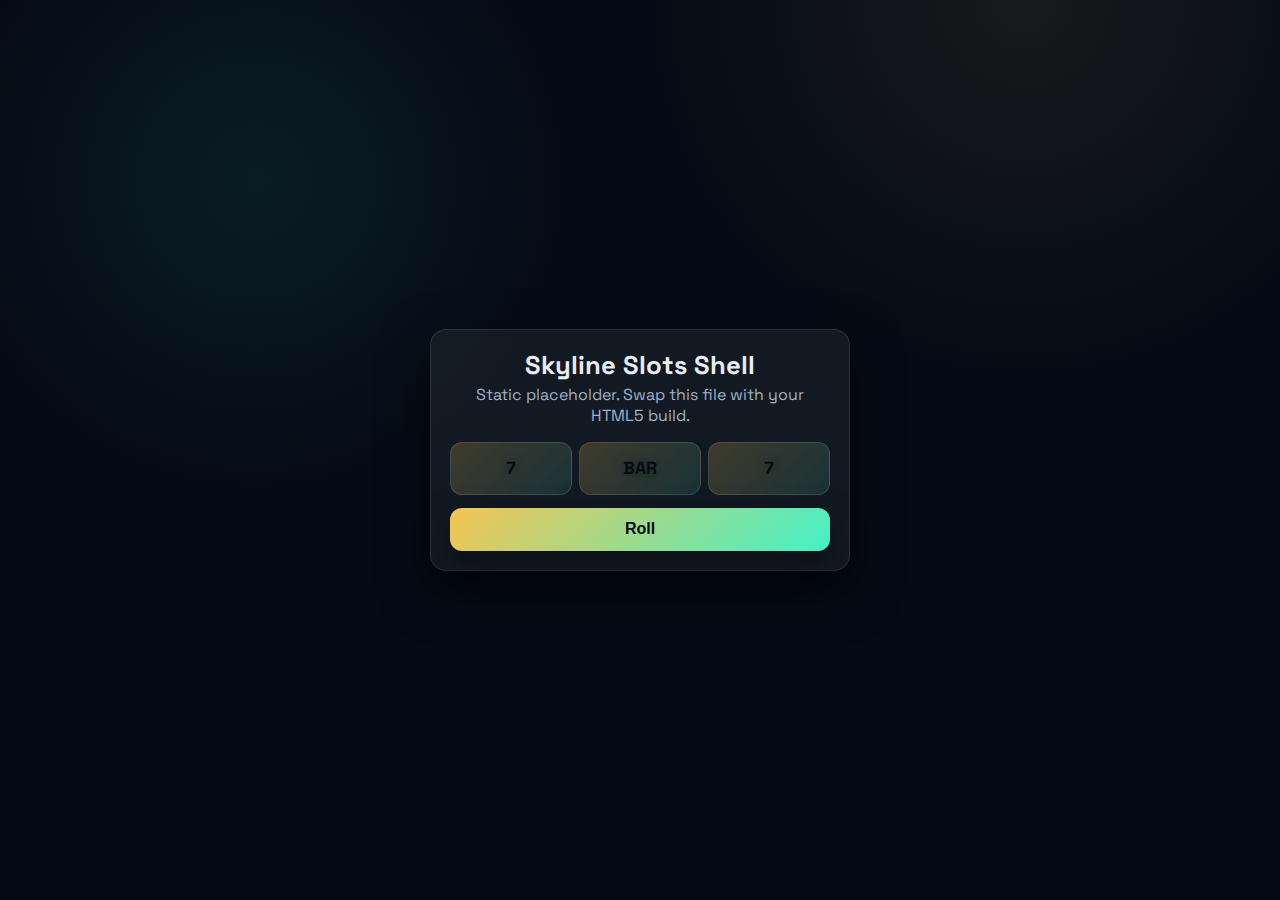
<file: games/game-1/index.html>
<!doctype html>
<html lang="en">
<head>
  <meta charset="utf-8">
  <meta name="viewport" content="width=device-width, initial-scale=1">
  <title>Game Shell 1 — Skyline Slots</title>
  <link rel="preconnect" href="https://fonts.googleapis.com">
  <link rel="preconnect" href="https://fonts.gstatic.com" crossorigin>
  <link href="https://fonts.googleapis.com/css2?family=Space+Grotesk:wght@500;700&display=swap" rel="stylesheet">
  <style>
    :root{
      --bg: #050b16;
      --accent: #f6c452;
      --accent-2: #45f0c8;
      --card: rgba(255,255,255,0.06);
      --text: #e8ecf5;
      --muted: #9fb1c8;
    }
    *{box-sizing:border-box}
    body{
      margin:0;
      font-family:"Space Grotesk", system-ui, sans-serif;
      min-height:100vh;
      background:radial-gradient(circle at 20% 20%, rgba(69,240,200,0.08), transparent 25%),
                 radial-gradient(circle at 80% 0%, rgba(246,196,82,0.08), transparent 28%),
                 #050b16;
      color:var(--text);
      display:flex;
      align-items:center;
      justify-content:center;
      padding:1rem;
    }
    .card{
      width:min(420px, 100%);
      background:var(--card);
      border:1px solid rgba(255,255,255,0.1);
      border-radius:16px;
      padding:1.2rem;
      box-shadow:0 18px 50px rgba(0,0,0,0.55);
      text-align:center;
    }
    h1{
      margin:0 0 0.2rem;
      font-size:1.6rem;
    }
    p{margin:0.2rem 0; color:var(--muted)}
    .reel{
      display:grid;
      grid-template-columns:repeat(3, 1fr);
      gap:0.4rem;
      margin:1rem 0 0.8rem;
    }
    .slot{
      padding:0.9rem 0.6rem;
      border-radius:12px;
      border:1px solid rgba(255,255,255,0.12);
      background:linear-gradient(135deg, rgba(246,196,82,0.2), rgba(69,240,200,0.12));
      font-weight:700;
      font-size:1.1rem;
      color:#050b16;
      text-shadow:0 1px 10px rgba(0,0,0,0.35);
    }
    button{
      background:linear-gradient(135deg, var(--accent), var(--accent-2));
      color:#050b16;
      font-weight:700;
      border:none;
      border-radius:12px;
      padding:0.8rem 1.2rem;
      cursor:pointer;
      box-shadow:0 14px 36px rgba(0,0,0,0.45);
      transition:transform .18s ease;
      width:100%;
      font-size:1rem;
    }
    button:hover{transform:translateY(-2px)}
  </style>
</head>
<body>
  <div class="card">
    <h1>Skyline Slots Shell</h1>
    <p>Static placeholder. Swap this file with your HTML5 build.</p>
    <div class="reel" id="reel">
      <div class="slot">7</div>
      <div class="slot">BAR</div>
      <div class="slot">7</div>
    </div>
    <button id="roll">Roll</button>
  </div>

  <script>
    const options = ["7", "BAR", "AAA", "JH", "WIN"];
    const reel = document.getElementById("reel");
    document.getElementById("roll").addEventListener("click", ()=>{
      reel.querySelectorAll(".slot").forEach(slot=>{
        const pick = options[Math.floor(Math.random()*options.length)];
        slot.textContent = pick;
      });
    });
  </script>
</body>
</html>
</file>
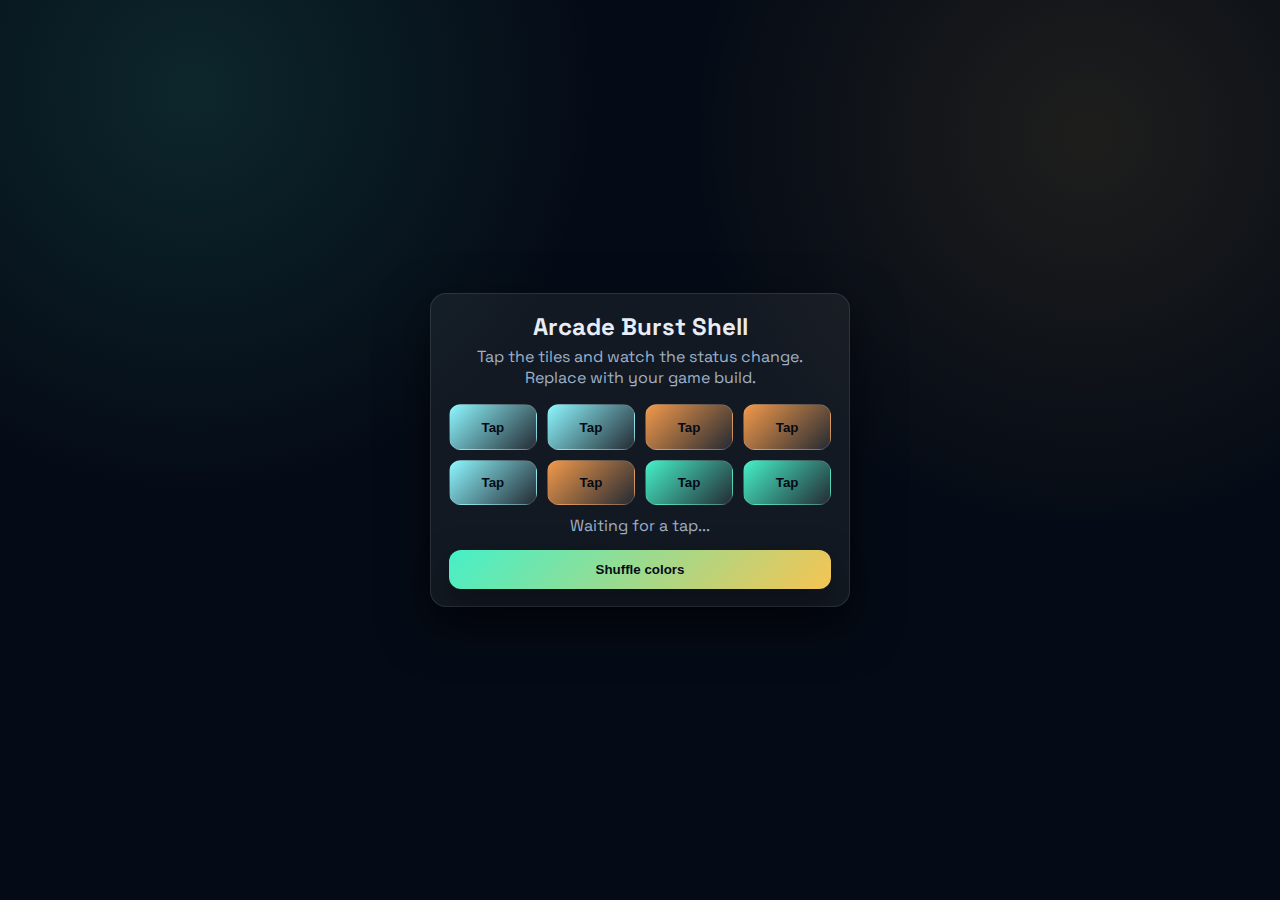
<file: games/game-2/index.html>
<!doctype html>
<html lang="en">
<head>
  <meta charset="utf-8">
  <meta name="viewport" content="width=device-width, initial-scale=1">
  <title>Game Shell 2 — Arcade Burst</title>
  <link rel="preconnect" href="https://fonts.googleapis.com">
  <link rel="preconnect" href="https://fonts.gstatic.com" crossorigin>
  <link href="https://fonts.googleapis.com/css2?family=Space+Grotesk:wght@500;700&display=swap" rel="stylesheet">
  <style>
    :root{
      --bg:#050b16;
      --card:rgba(255,255,255,0.06);
      --accent:#45f0c8;
      --accent-2:#f6c452;
      --text:#e8ecf5;
      --muted:#9fb1c8;
    }
    *{box-sizing:border-box}
    body{
      margin:0;
      min-height:100vh;
      font-family:"Space Grotesk", system-ui, sans-serif;
      background:radial-gradient(circle at 15% 10%, rgba(69,240,200,0.12), transparent 30%),
                 radial-gradient(circle at 85% 15%, rgba(246,196,82,0.1), transparent 30%),
                 #050b16;
      color:var(--text);
      display:flex;
      align-items:center;
      justify-content:center;
      padding:1rem;
    }
    .wrap{
      width:min(420px, 100%);
      background:var(--card);
      border:1px solid rgba(255,255,255,0.1);
      border-radius:16px;
      padding:1.1rem;
      box-shadow:0 18px 50px rgba(0,0,0,0.55);
      text-align:center;
    }
    h1{margin:0 0 0.2rem; font-size:1.5rem}
    p{margin:0.25rem 0; color:var(--muted)}
    .grid{
      display:grid;
      grid-template-columns:repeat(4, 1fr);
      gap:0.6rem;
      margin:1rem 0 0.6rem;
    }
    .tile{
      padding:0.9rem 0.6rem;
      border-radius:12px;
      border:1px solid rgba(255,255,255,0.12);
      background:linear-gradient(160deg, rgba(69,240,200,0.24), rgba(246,196,82,0.16));
      font-weight:700;
      color:#050b16;
      cursor:pointer;
      transition:transform .12s ease, box-shadow .12s ease;
    }
    .tile.active{
      box-shadow:0 0 0 2px rgba(69,240,200,0.4);
    }
    .tile:hover{transform:translateY(-2px)}
    .cta{
      margin-top:0.6rem;
      padding:0.75rem;
      border-radius:12px;
      background:linear-gradient(135deg, var(--accent), var(--accent-2));
      color:#050b16;
      font-weight:700;
      border:none;
      cursor:pointer;
      width:100%;
      box-shadow:0 14px 36px rgba(0,0,0,0.45);
      transition:transform .18s ease;
    }
    .cta:hover{transform:translateY(-2px)}
  </style>
</head>
<body>
  <div class="wrap">
    <h1>Arcade Burst Shell</h1>
    <p>Tap the tiles and watch the status change. Replace with your game build.</p>
    <div class="grid" id="tileGrid"></div>
    <p id="status">Waiting for a tap...</p>
    <button class="cta" id="shuffle">Shuffle colors</button>
  </div>

  <script>
    const colors = ["var(--accent)", "var(--accent-2)", "#8df7ff", "#f2994a"];
    const tileGrid = document.getElementById("tileGrid");
    const status = document.getElementById("status");
    const shuffleBtn = document.getElementById("shuffle");

    function buildGrid(){
      tileGrid.innerHTML = "";
      for(let i=0;i<8;i++){
        const tile = document.createElement("button");
        tile.className = "tile";
        tile.textContent = "Tap";
        tile.style.background = `linear-gradient(135deg, ${pick()}, rgba(255,255,255,0.08))`;
        tile.addEventListener("click", ()=>{
          tile.classList.toggle("active");
          tile.textContent = tile.classList.contains("active") ? "Active" : "Tap";
          status.textContent = "Tiles switched: " + document.querySelectorAll(".tile.active").length;
        });
        tileGrid.appendChild(tile);
      }
    }
    function pick(){
      return colors[Math.floor(Math.random()*colors.length)];
    }
    shuffleBtn.addEventListener("click", buildGrid);
    buildGrid();
  </script>
</body>
</html>
</file>
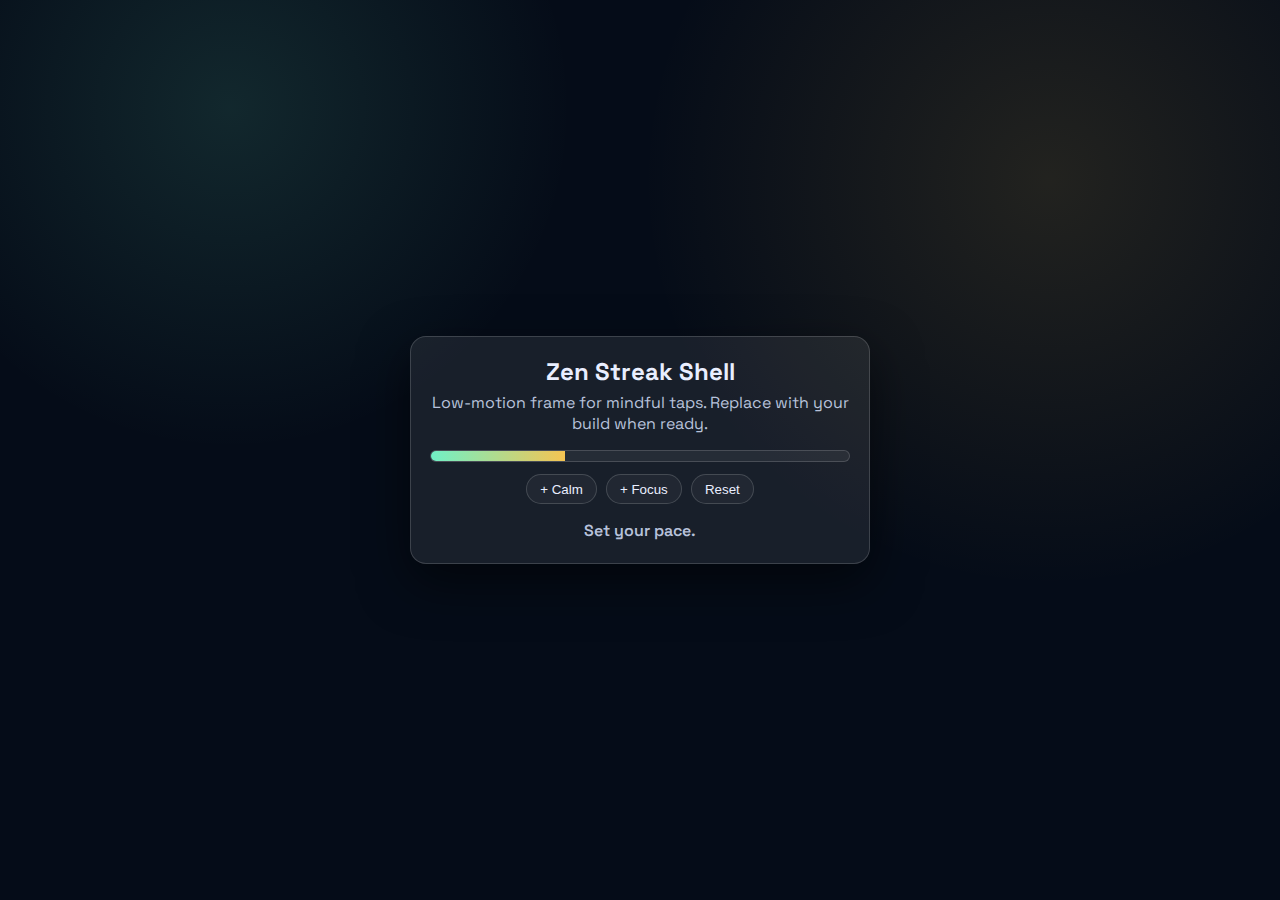
<file: games/game-3/index.html>
<!doctype html>
<html lang="en">
<head>
  <meta charset="utf-8">
  <meta name="viewport" content="width=device-width, initial-scale=1">
  <title>Game Shell 3 — Drift Calm</title>
  <link rel="preconnect" href="https://fonts.googleapis.com">
  <link rel="preconnect" href="https://fonts.gstatic.com" crossorigin>
  <link href="https://fonts.googleapis.com/css2?family=Space+Grotesk:wght@500;700&display=swap" rel="stylesheet">
  <style>
    :root{
      --bg:#050c18;
      --card:rgba(255,255,255,0.08);
      --accent:#f5c452;
      --accent-2:#70f0c7;
      --text:#e9eeff;
      --muted:#b7c2db;
      --border:rgba(255,255,255,0.16);
    }
    *{box-sizing:border-box}
    body{
      margin:0;
      min-height:100vh;
      font-family:"Space Grotesk", system-ui, sans-serif;
      background:radial-gradient(circle at 18% 12%, rgba(112,240,199,0.12), transparent 26%),
                 radial-gradient(circle at 82% 20%, rgba(245,196,82,0.12), transparent 32%),
                 #050c18;
      color:var(--text);
      display:flex;
      align-items:center;
      justify-content:center;
      padding:1rem;
    }
    .shell{
      width:min(460px, 100%);
      background:var(--card);
      border:1px solid var(--border);
      border-radius:16px;
      padding:1.2rem;
      box-shadow:0 18px 50px rgba(0,0,0,0.55);
      text-align:center;
    }
    h1{margin:0 0 0.2rem; font-size:1.5rem}
    p{margin:0.3rem 0; color:var(--muted)}
    .meter{
      margin:1rem 0 0.4rem;
      height:12px;
      border-radius:999px;
      background:rgba(255,255,255,0.06);
      overflow:hidden;
      border:1px solid var(--border);
    }
    .fill{
      height:100%;
      width:32%;
      background:linear-gradient(90deg, var(--accent-2), var(--accent));
      transition:width .25s ease;
    }
    .chips{
      display:flex;
      justify-content:center;
      gap:0.6rem;
      margin:0.8rem 0 1rem;
    }
    .chip{
      padding:0.4rem 0.8rem;
      border-radius:999px;
      border:1px solid var(--border);
      background:rgba(255,255,255,0.04);
      color:var(--text);
      cursor:pointer;
      transition:transform .16s ease, border-color .16s ease;
    }
    .chip:hover{transform:translateY(-2px); border-color:var(--accent-2)}
    .log{
      min-height:24px;
      color:var(--muted);
      font-weight:600;
    }
  </style>
</head>
<body>
  <div class="shell">
    <h1>Zen Streak Shell</h1>
    <p>Low-motion frame for mindful taps. Replace with your build when ready.</p>
    <div class="meter"><div class="fill" id="fill"></div></div>
    <div class="chips">
      <button class="chip" data-boost="15">+ Calm</button>
      <button class="chip" data-boost="22">+ Focus</button>
      <button class="chip" data-boost="-18">Reset</button>
    </div>
    <div class="log" id="log">Set your pace.</div>
  </div>

  <script>
    const fill = document.getElementById("fill");
    const log = document.getElementById("log");
    document.querySelectorAll(".chip").forEach(chip => {
      chip.addEventListener("click", () => {
        const change = Number(chip.dataset.boost);
        const current = parseInt(fill.style.width, 10) || 32;
        const next = Math.min(100, Math.max(8, current + change));
        fill.style.width = next + "%";
        log.textContent = change < 0 ? "Reset to a calm state." : "Boost applied. Keep it light.";
      });
    });
  </script>
</body>
</html>
</file>
